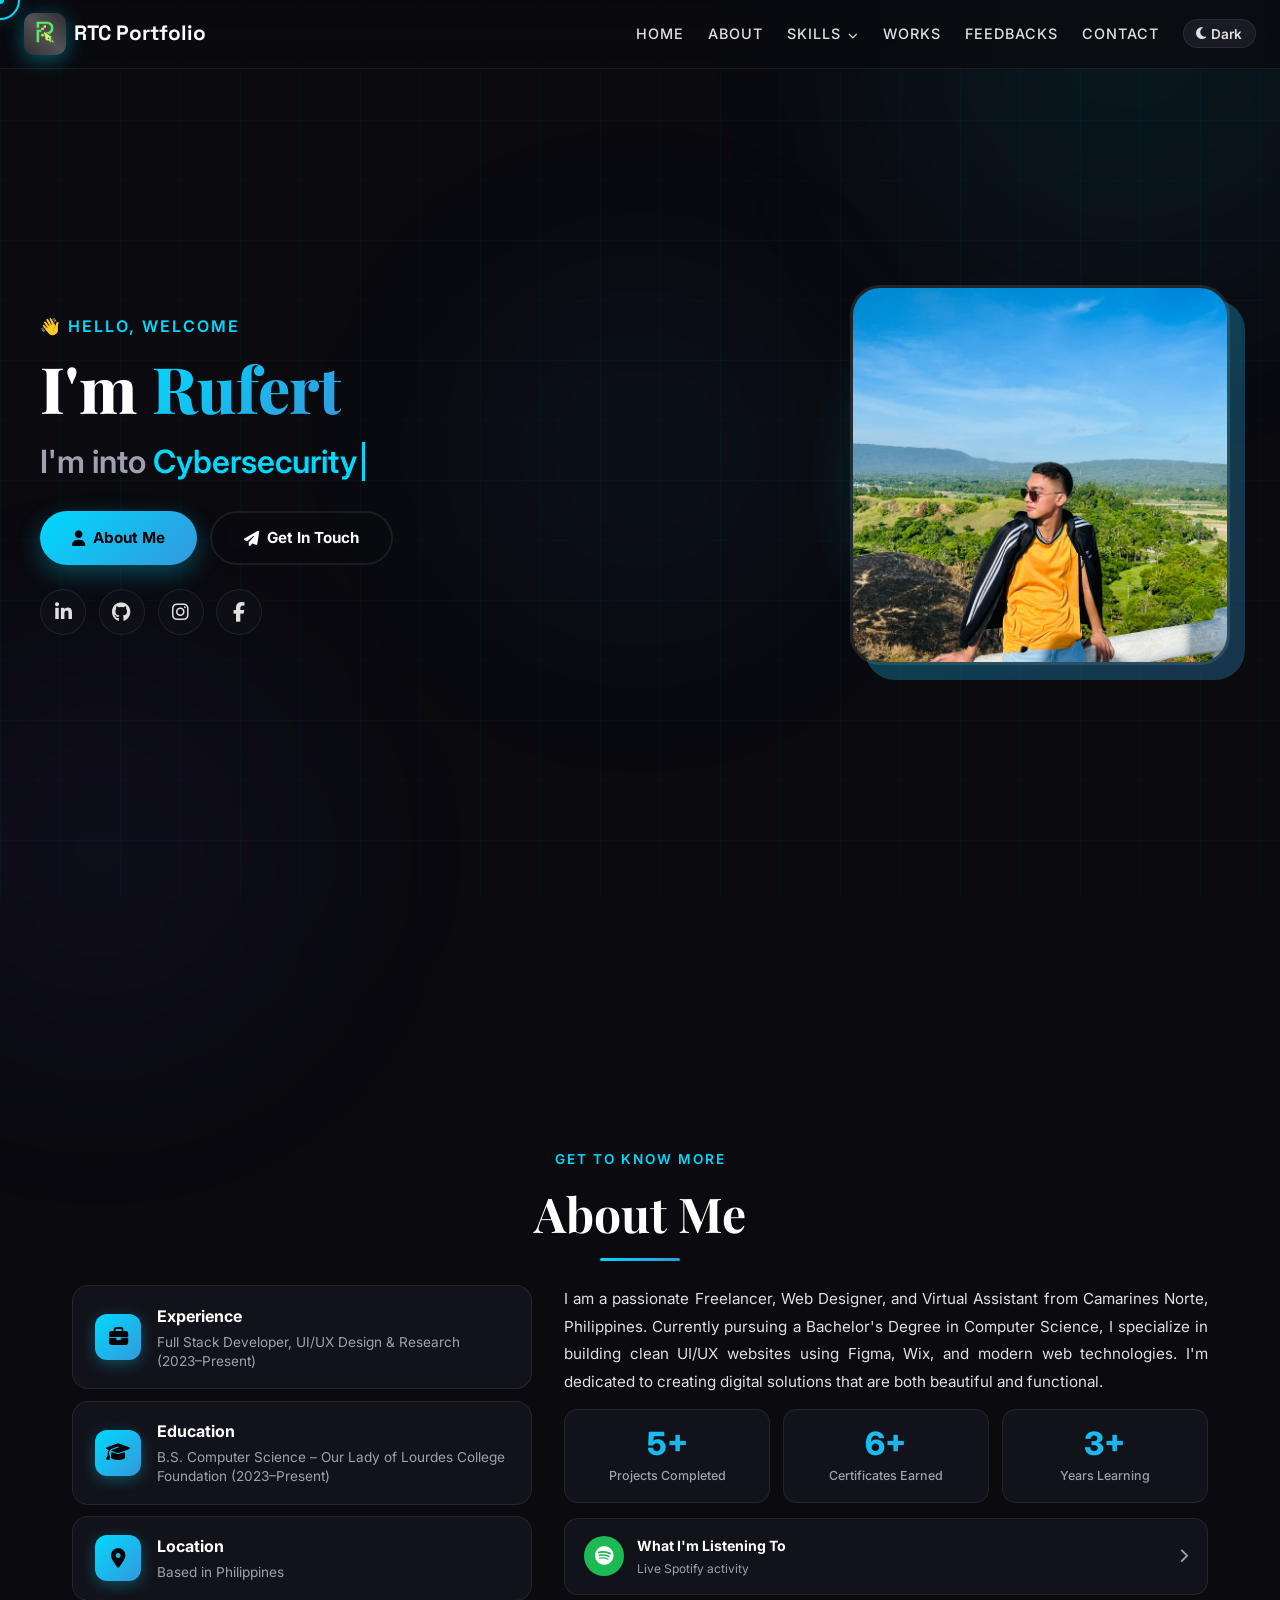
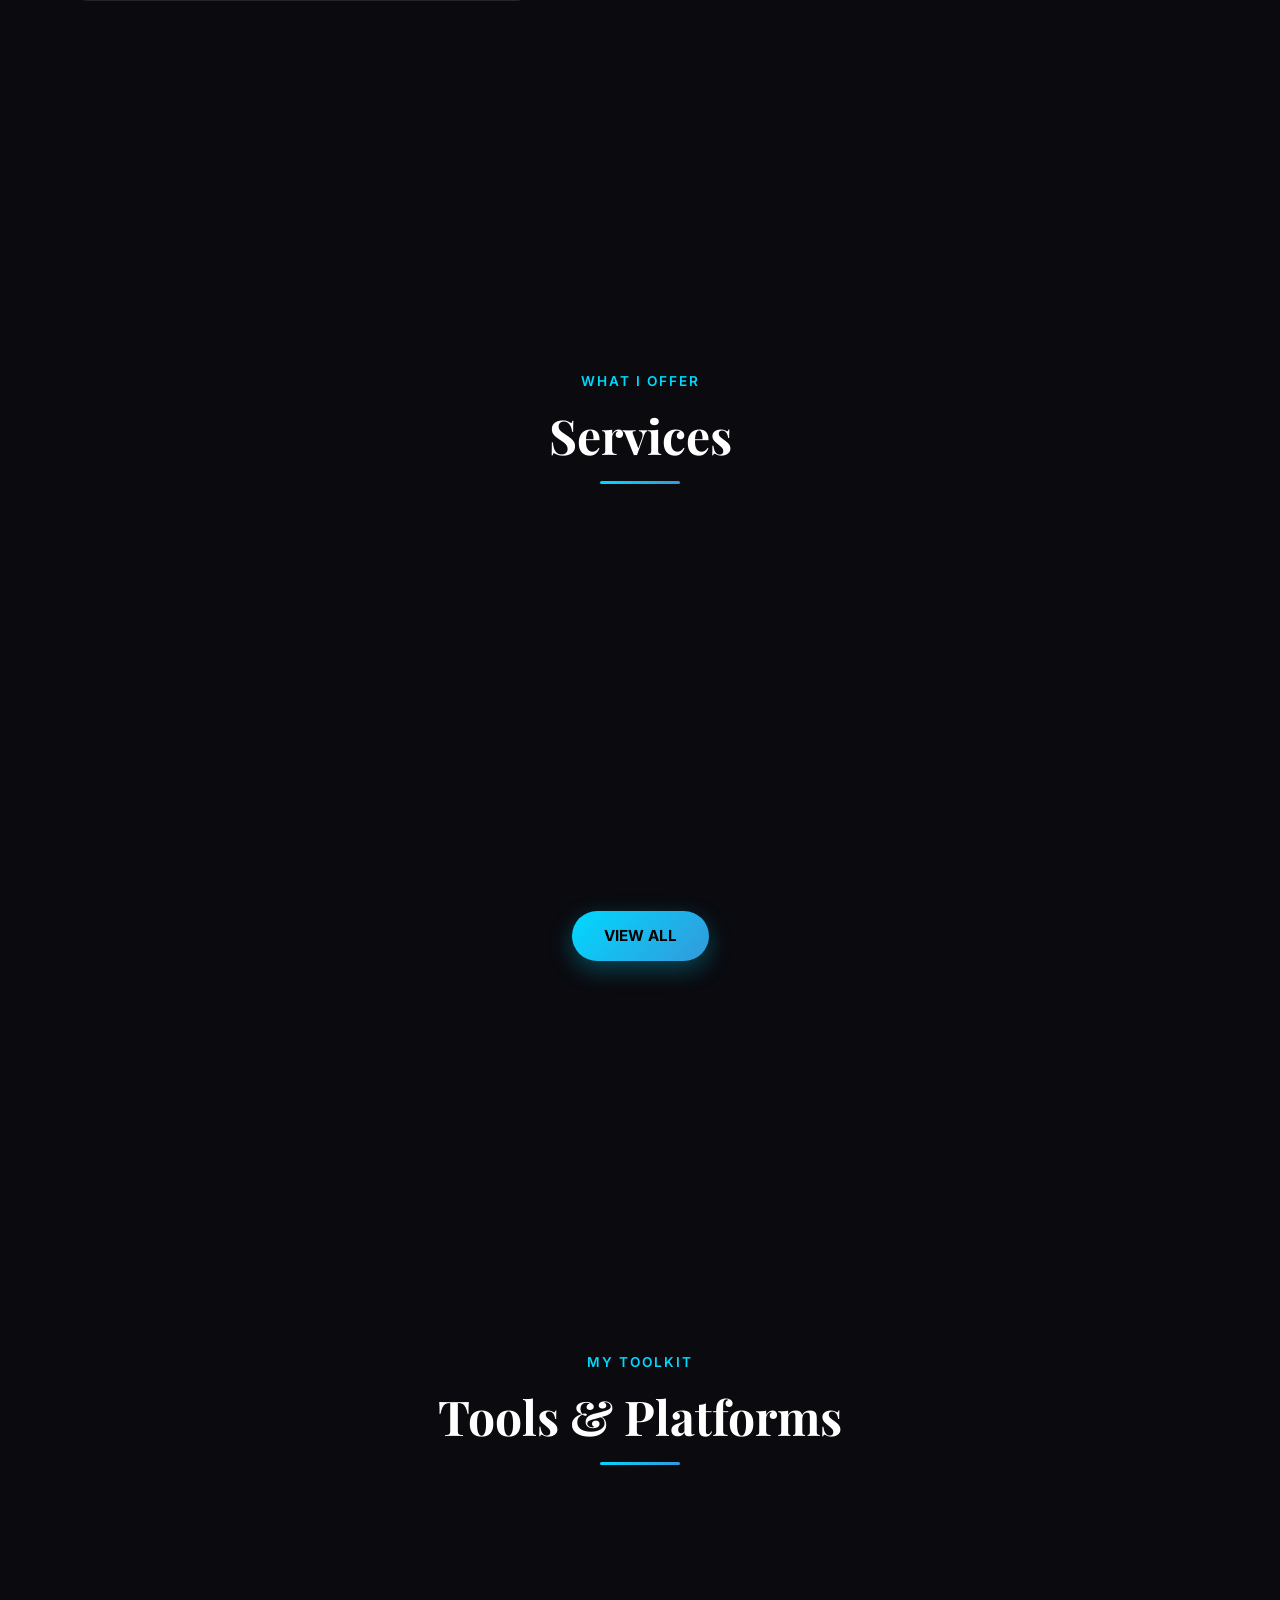
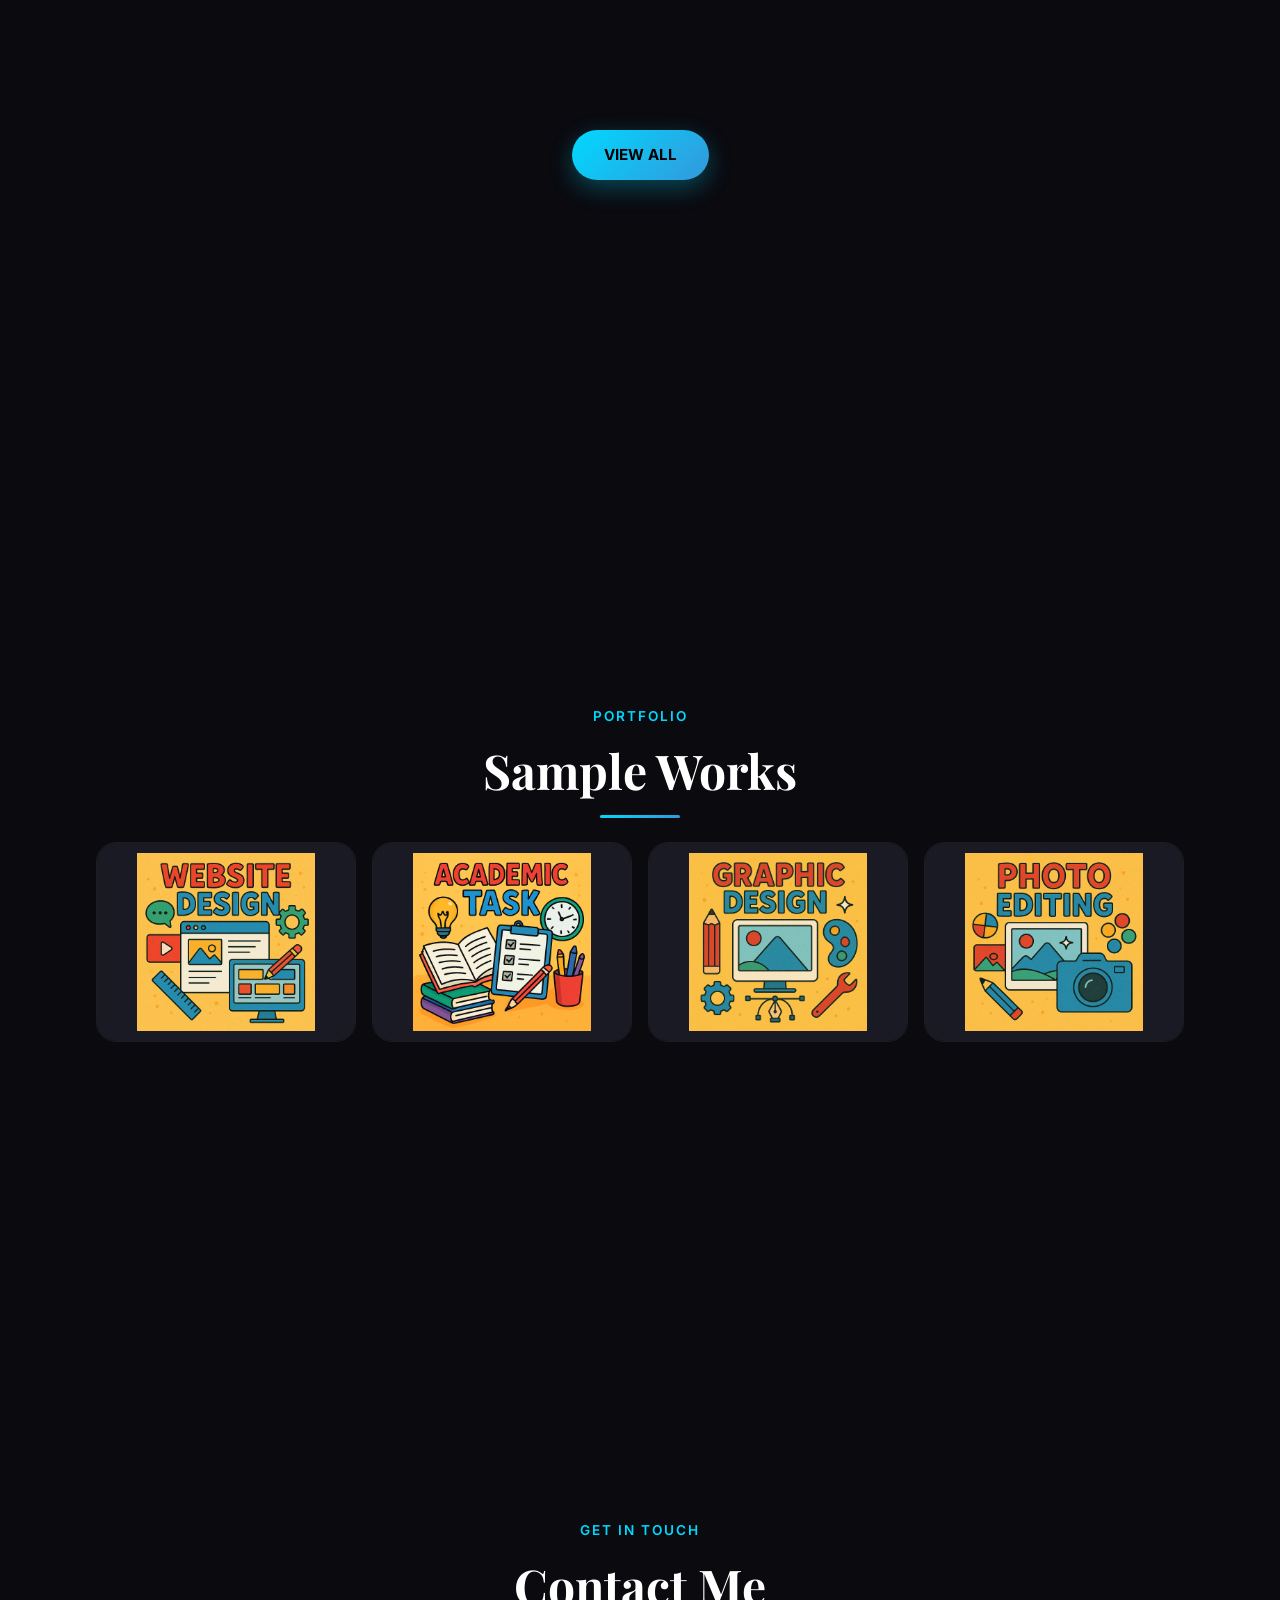
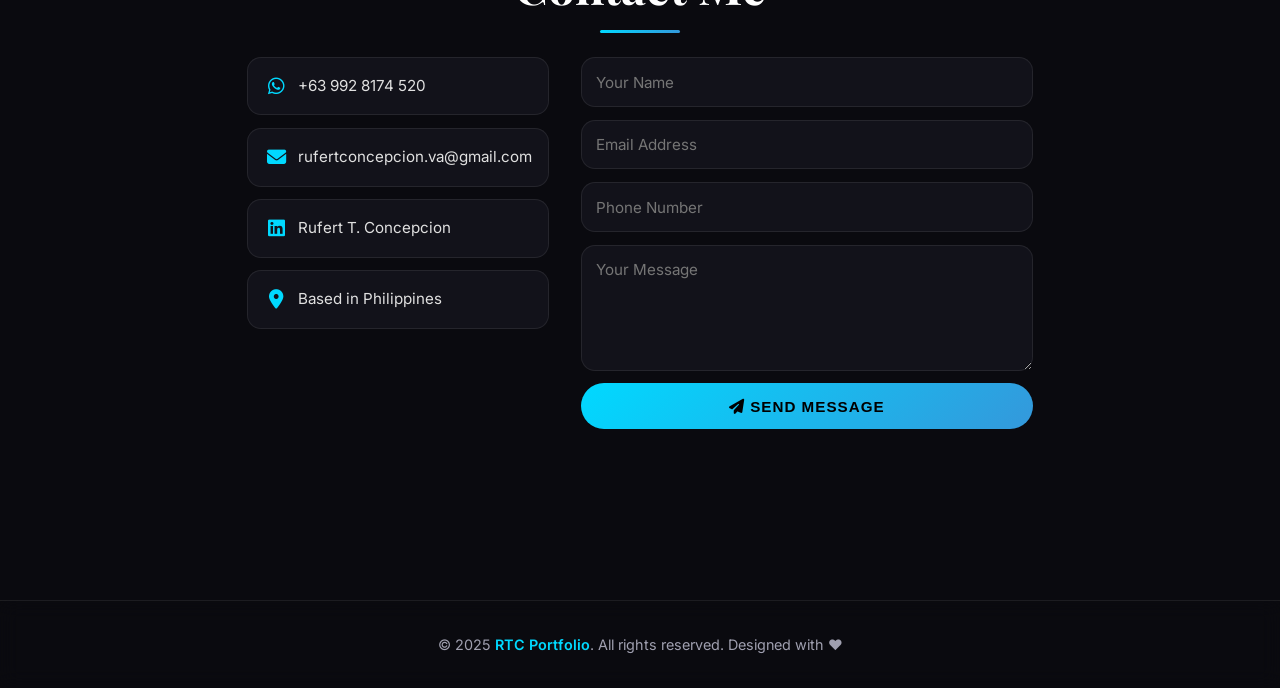
<file: pre-draft portfolio/index.html>
<!DOCTYPE html>
<html lang="en">
<head>
    <meta charset="UTF-8">
    <meta name="viewport" content="width=device-width, initial-scale=1.0">
    <title>RTC Portfolio | Creative Developer</title>
    <link rel="shortcut icon" href="rtc logo.png" type="image/x-icon">
    <link rel="stylesheet" href="https://cdnjs.cloudflare.com/ajax/libs/font-awesome/6.5.1/css/all.min.css">
    <link rel="stylesheet" href="style.css">
</head>
<body class="dark">
    <div class="cursor-dot" id="cursorDot"></div>
    <div class="cursor-outline" id="cursorOutline"></div>
    <div class="grid-bg"></div>
    <div class="orb orb-1"></div>
    <div class="orb orb-2"></div>
    <div class="orb orb-3"></div>
    <div id="particles-container"></div>

    <div id="loader">
        <div class="loader-spinner"></div>
        <div class="loader-text">RTC PORTFOLIO</div>
        <div class="loader-progress"><div class="loader-progress-bar"></div></div>
    </div>

    <!-- Navbar -->
    <nav class="navbar">
        <a href="#" class="nav-brand">
            <div class="nav-logo">
                <img src="rtc logo.png" alt="RTC Logo">
            </div>
            RTC Portfolio
        </a>
        <input type="checkbox" id="hamburger-toggle">
        <label for="hamburger-toggle" class="hamburger"><span class="bar"></span><span class="bar"></span><span class="bar"></span></label>
        <ul class="nav-links">
            <li><a href="/index.html">Home</a></li>
            <li><a href="/index.html#about">About</a></li>
                <li class="dropdown-parent">
                    <a href="/skills.html">Skills <i class="fas fa-chevron-down nav-dropdown-arrow"></i></a>
                    <ul class="dropdown-menu">
                        <li><a href="/index.html#services">Services</a></li>
                        <li><a href="/index.html#tools">Tools & Platforms</a></li>
                    </ul>
                </li>
            <li><a href="/works.html">Works</a></li>
            <li><a href="/feedbacks.html">Feedbacks</a></li>
            <li><a href="/index.html#contact">Contact</a></li>
            <li><button id="themeToggle"><i class="fas fa-moon"></i><span>Dark</span></button></li>
        </ul>
    </nav>

    <section class="hero" id="home">
        <div class="hero-container">
            <div class="hero-content">
                <p class="hero-greeting">👋 Hello, Welcome</p>
                <h1 class="hero-name">I'm <span>Rufert</span></h1>
                <div class="hero-typing"><span class="static">I'm into </span><span class="dynamic" id="typing-text"></span></div>
                <div class="hero-buttons">
                    <a href="#about" class="btn-primary"><i class="fas fa-user"></i>About Me</a>
                    <a href="#contact" class="btn-outline"><i class="fas fa-paper-plane"></i>Get In Touch</a>
                </div>
                <ul class="social-icons">
                    <li><a href="https://www.linkedin.com/in/rtc1205" target="_blank"><i class="fab fa-linkedin-in"></i></a></li>
                    <li><a href="https://github.com/Bonzskie01" target="_blank"><i class="fab fa-github"></i></a></li>
                    <li><a href="#"><i class="fab fa-instagram"></i></a></li>
                    <li><a href="#"><i class="fab fa-facebook-f"></i></a></li>
                </ul>
            </div>
            <div class="hero-image-wrapper">
                <div class="hero-image-container">
                    <div class="hero-image-glow"></div>
                    <div class="hero-image-bg"></div>
                    <img src="rtc.jpeg" alt="Rufert" class="hero-image" onerror="this.style.display='none'; this.nextElementSibling.style.display='flex';">
                    <div style="display:none; width:100%; height:100%; border-radius:30px; background: var(--gradient-2); position:relative; z-index:2; align-items:center; justify-content:center; font-size:4rem; color:#fff; font-weight:900; border: 3px solid rgba(255,255,255,0.1);">RTC</div>
                </div>
            </div>
        </div>
    </section>

    <section class="hero" id="about">
        <div class="container">
            <div class="section-header fade-in"><p class="section-subtitle">Get To Know More</p><h2 class="section-title">About Me</h2><div class="section-line"></div></div>
            <div class="about-grid fade-in">
                <!-- Left: Info Cards -->
                <div class="about-cards">
                    <div class="about-info-card">
                        <div class="about-card-icon"><i class="fas fa-briefcase"></i></div>
                        <div class="about-card-text">
                            <h4>Experience</h4>
                            <p>Full Stack Developer, UI/UX Design & Research (2023–Present)</p>
                        </div>
                    </div>
                    <div class="about-info-card">
                        <div class="about-card-icon"><i class="fas fa-graduation-cap"></i></div>
                        <div class="about-card-text">
                            <h4>Education</h4>
                            <p>B.S. Computer Science – Our Lady of Lourdes College Foundation (2023–Present)</p>
                        </div>
                    </div>
                    <div class="about-info-card">
                        <div class="about-card-icon"><i class="fas fa-map-marker-alt"></i></div>
                        <div class="about-card-text">
                            <h4>Location</h4>
                            <p>Based in Philippines</p>
                        </div>
                    </div>
                </div>

                <!-- Right: Bio + Stats -->
                <div class="about-right">
                    <p class="about-bio-text">I am a passionate Freelancer, Web Designer, and Virtual Assistant from Camarines Norte, Philippines. Currently pursuing a Bachelor's Degree in Computer Science, I specialize in building clean UI/UX websites using Figma, Wix, and modern web technologies. I'm dedicated to creating digital solutions that are both beautiful and functional.</p>

                    <div class="about-stats">
                        <div class="stat-box">
                            <span class="stat-number">5+</span>
                            <span class="stat-label">Projects Completed</span>
                        </div>
                        <div class="stat-box">
                            <span class="stat-number">6+</span>
                            <span class="stat-label">Certificates Earned</span>
                        </div>
                        <div class="stat-box">
                            <span class="stat-number">3+</span>
                            <span class="stat-label">Years Learning</span>
                        </div>
                    </div>

                    <div class="about-spotify">
                        <div class="spotify-left">
                            <div class="spotify-icon"><i class="fab fa-spotify"></i></div>
                            <div class="spotify-text">
                                <h5>What I'm Listening To</h5>
                                <p>Live Spotify activity</p>
                            </div>
                        </div>
                        <i class="fas fa-chevron-right spotify-arrow"></i>
                    </div>
                </div>
            </div>
        </div>
    </section>

    <section class="hero" id="services">
        <div class="container">
            <div class="section-header fade-in"><p class="section-subtitle">What I Offer</p><h2 class="section-title">Services</h2><div class="section-line"></div></div>
            <div class="carousel-wrapper fade-in">
                <div class="carousel-track">
                    <div class="service-card"><div class="service-icon"><i class="fas fa-globe"></i></div><h3>Website Designing</h3><p>Clean, modern, and responsive website designs using Figma and Wix with smooth user experiences.</p></div>
                    <div class="service-card"><div class="service-icon"><i class="fas fa-code"></i></div><h3>Programming Tasks</h3><p>Coding, debugging, and academic programming assistance with clean, documented solutions.</p></div>
                    <div class="service-card"><div class="service-icon"><i class="fas fa-file-alt"></i></div><h3>Academic Tasks</h3><p>Essays, research papers, infographics, and structured reports tailored to your requirements.</p></div>
                    <div class="service-card"><div class="service-icon"><i class="fas fa-headset"></i></div><h3>Virtual Assistance</h3><p>Admin support, scheduling, email management, and online file organization for your business.</p></div>
                    <div class="service-card"><div class="service-icon"><i class="fas fa-tools"></i></div><h3>Technical Support</h3><p>On-call computer troubleshooting, software help, and remote technical assistance.</p></div>
                    <div class="service-card"><div class="service-icon"><i class="fas fa-paint-brush"></i></div><h3>Graphic Design</h3><p>Infographics, social media graphics, presentations, and marketing visuals.</p></div>
                    <div class="service-card"><div class="service-icon"><i class="fas fa-globe"></i></div><h3>Website Designing</h3><p>Clean, modern, and responsive website designs using Figma and Wix with smooth user experiences.</p></div>
                    <div class="service-card"><div class="service-icon"><i class="fas fa-code"></i></div><h3>Programming Tasks</h3><p>Coding, debugging, and academic programming assistance with clean, documented solutions.</p></div>
                    <div class="service-card"><div class="service-icon"><i class="fas fa-file-alt"></i></div><h3>Academic Tasks</h3><p>Essays, research papers, infographics, and structured reports tailored to your requirements.</p></div>
                    <div class="service-card"><div class="service-icon"><i class="fas fa-headset"></i></div><h3>Virtual Assistance</h3><p>Admin support, scheduling, email management, and online file organization for your business.</p></div>
                    <div class="service-card"><div class="service-icon"><i class="fas fa-tools"></i></div><h3>Technical Support</h3><p>On-call computer troubleshooting, software help, and remote technical assistance.</p></div>
                    <div class="service-card"><div class="service-icon"><i class="fas fa-paint-brush"></i></div><h3>Graphic Design</h3><p>Infographics, social media graphics, presentations, and marketing visuals.</p></div>
                </div>
            </div>
            <div style="text-align: center; margin-top: 20px;">
                <a href="skills.html#services" class="btn-primary">VIEW ALL</a>
            </div>
        </div>
    </section>

    <section class="hero" id="tools">
        <div class="container">
            <div class="section-header fade-in"><p class="section-subtitle">My Toolkit</p><h2 class="section-title">Tools & Platforms</h2><div class="section-line"></div></div>
            <div class="carousel-wrapper fade-in">
                <div class="carousel-track reverse">
                    <div class="tool-card"><i class="fab fa-figma"></i><h4>Figma</h4></div>
                    <div class="tool-card"><i class="fas fa-palette"></i><h4>Canva</h4></div>
                    <div class="tool-card"><i class="fas fa-cloud"></i><h4>Wix</h4></div>
                    <div class="tool-card"><i class="fab fa-microsoft"></i><h4>Office 365</h4></div>
                    <div class="tool-card"><i class="fas fa-video"></i><h4>Zoom</h4></div>
                    <div class="tool-card"><i class="fab fa-google"></i><h4>Workspace</h4></div>
                    <div class="tool-card"><i class="fas fa-image"></i><h4>Photoshop</h4></div>
                    <div class="tool-card"><i class="fab fa-microsoft"></i><h4>Teams</h4></div>
                    <div class="tool-card"><i class="fas fa-code"></i><h4>VS Code</h4></div>
                    <div class="tool-card"><i class="fab fa-github"></i><h4>GitHub</h4></div>
                    <div class="tool-card"><i class="fab fa-figma"></i><h4>Figma</h4></div>
                    <div class="tool-card"><i class="fas fa-palette"></i><h4>Canva</h4></div>
                    <div class="tool-card"><i class="fas fa-cloud"></i><h4>Wix</h4></div>
                    <div class="tool-card"><i class="fab fa-microsoft"></i><h4>Office 365</h4></div>
                    <div class="tool-card"><i class="fas fa-video"></i><h4>Zoom</h4></div>
                    <div class="tool-card"><i class="fab fa-google"></i><h4>Workspace</h4></div>
                    <div class="tool-card"><i class="fas fa-image"></i><h4>Photoshop</h4></div>
                    <div class="tool-card"><i class="fab fa-microsoft"></i><h4>Teams</h4></div>
                    <div class="tool-card"><i class="fas fa-code"></i><h4>VS Code</h4></div>
                    <div class="tool-card"><i class="fab fa-github"></i><h4>GitHub</h4></div>
                </div>
            </div>
            <div style="text-align: center; margin-top: 20px;">
                <a href="skills.html#tools" class="btn-primary">VIEW ALL</a>
            </div>
        </div>
    </section>

    <section id="works">
        <div class="container">
            <div class="section-header fade-in"><p class="section-subtitle">Portfolio</p><h2 class="section-title">Sample Works</h2><div class="section-line"></div></div>
            <div class="works-grid">
                <div class="work-card fade-in">
                    <div class="work-bg">
                        <img src="assets/Website Design.png" alt="Website Design">
                    </div>
                    <div class="work-overlay">
                        <h3>Website Design</h3>
                        <a href="works.html?filter=web" class="view-btn">View Project</a>
                    </div>
                </div>
                <div class="work-card fade-in">
                    <div class="work-bg">
                        <img src="assets/Academic Task.png" alt="Academic Task">
                    </div>
                    <div class="work-overlay">
                        <h3>Academic Task</h3>
                        <a href="works.html?filter=academic" class="view-btn">View Project</a>
                    </div>
                </div>
                <div class="work-card fade-in">
                    <div class="work-bg">
                        <img src="assets/Graphic Design.png" alt="Graphic Design">
                    </div>
                    <div class="work-overlay">
                        <h3>Graphic Design</h3>
                        <a href="works.html?filter=graphic" class="view-btn">View Project</a>
                    </div>
                </div>
                <div class="work-card fade-in">
                    <div class="work-bg">
                        <img src="assets/Photo Editing.png" alt="Photo Editing">
                    </div>
                    <div class="work-overlay">
                        <h3>Photo Editing</h3>
                        <a href="works.html?filter=photo" class="view-btn">View Project</a>
                    </div>
                </div>
            </div>
        </div>
    </section>

    <section class="hero" id="contact">
        <div class="container">
            <div class="section-header fade-in"><p class="section-subtitle">Get In Touch</p><h2 class="section-title">Contact Me</h2><div class="section-line"></div></div>
            <div class="contact-grid fade-in">
                <div>
                    <div class="contact-info-item">
                        <i class="fab fa-whatsapp"></i>
                        <a href="https://wa.me/639928174520" target="_blank">+63 992 8174 520</a>
                    </div>
                    <div class="contact-info-item">
                        <i class="fas fa-envelope"></i>
                        <a href="mailto:rufertconcepcion.va@gmail.com">rufertconcepcion.va@gmail.com</a>
                    </div>
                    <div class="contact-info-item">
                        <i class="fab fa-linkedin"></i>
                        <a href="https://www.linkedin.com/in/rtc1205" target="_blank">Rufert T. Concepcion</a>
                    </div>
                    <div class="contact-info-item">
                        <i class="fas fa-map-marker-alt"></i>
                        <span>Based in Philippines</span>
                    </div>
                </div>
                <form class="contact-form" action="#" method="POST">
                    <input type="text" placeholder="Your Name" required>
                    <input type="email" placeholder="Email Address" required>
                    <input type="tel" placeholder="Phone Number">
                    <textarea rows="5" placeholder="Your Message" required></textarea>
                    <button type="submit"><i class="fas fa-paper-plane"></i> Send Message</button>
                </form>
            </div>
        </div>
    </section>

    <footer><p>© 2025 <a href="#">RTC Portfolio</a>. All rights reserved. Designed with ❤️</p></footer>

    <script src="script.js"></script>
</body>
</html>
</file>
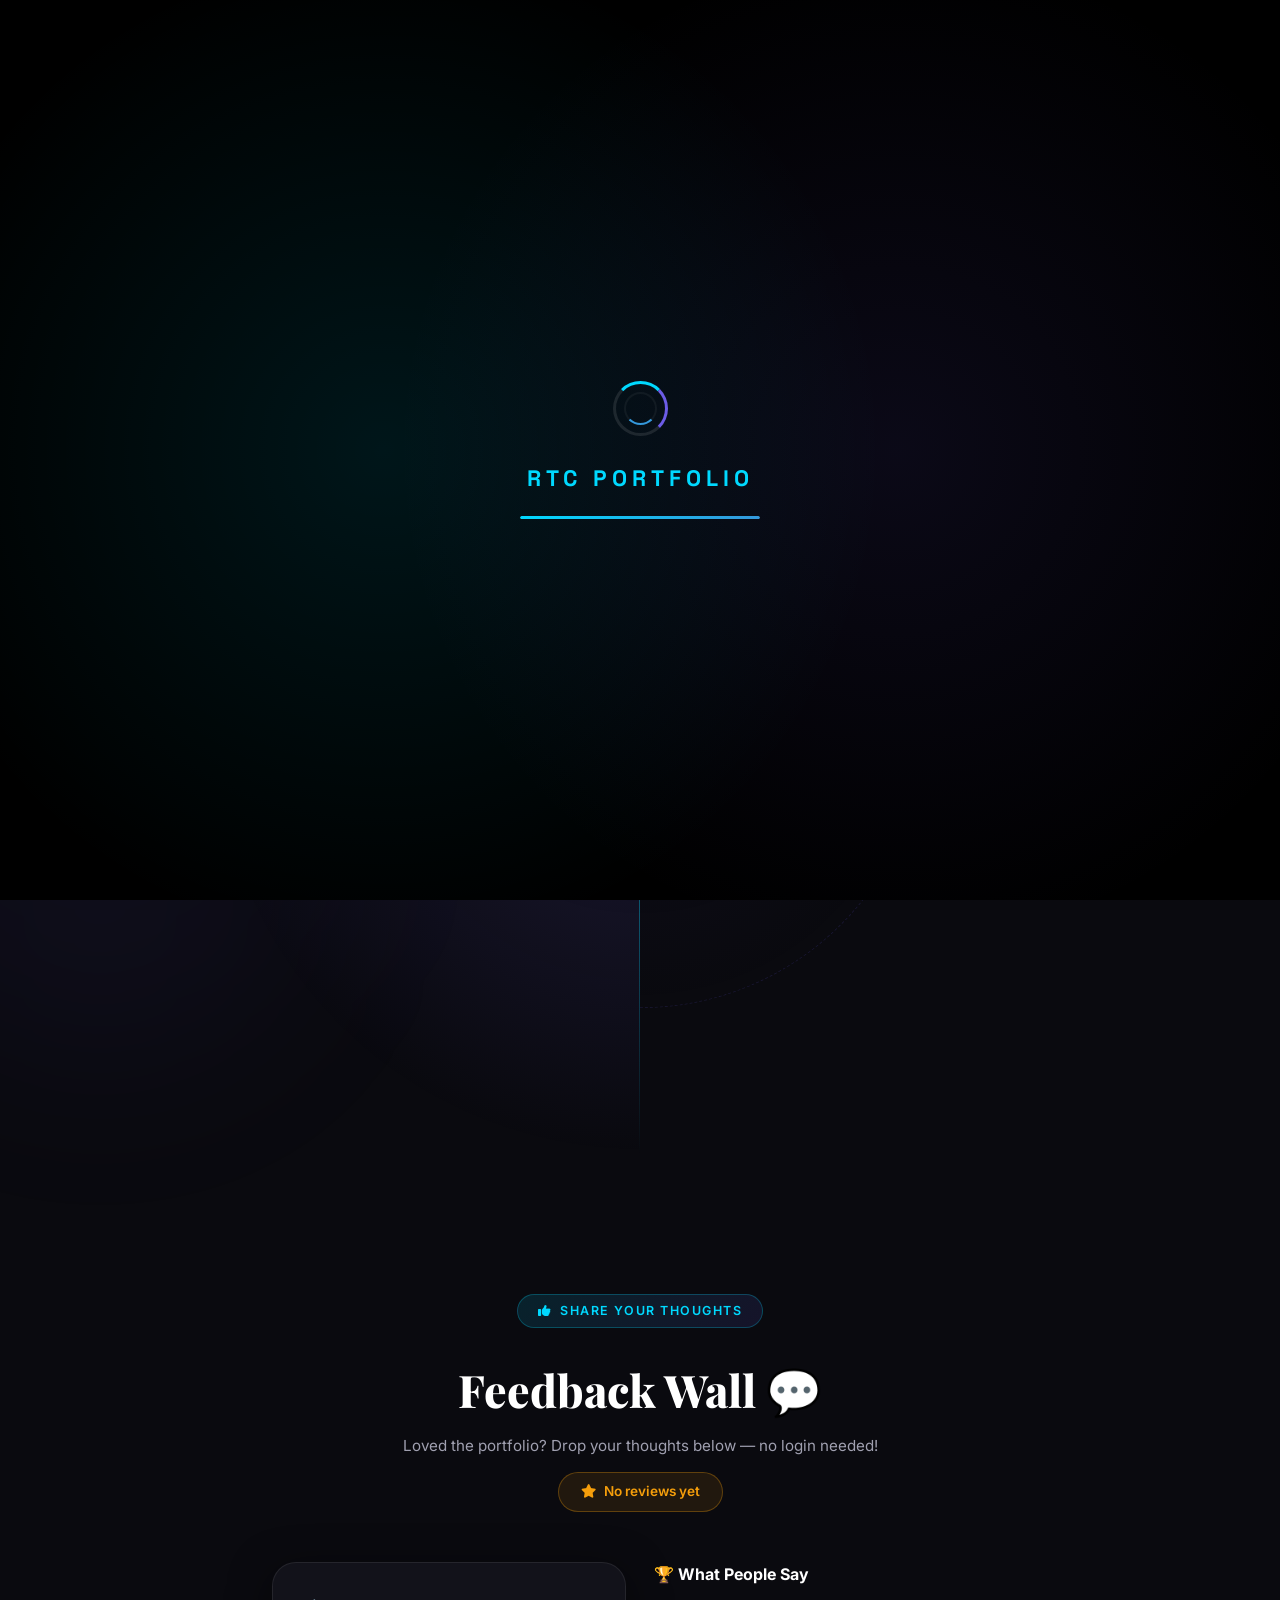
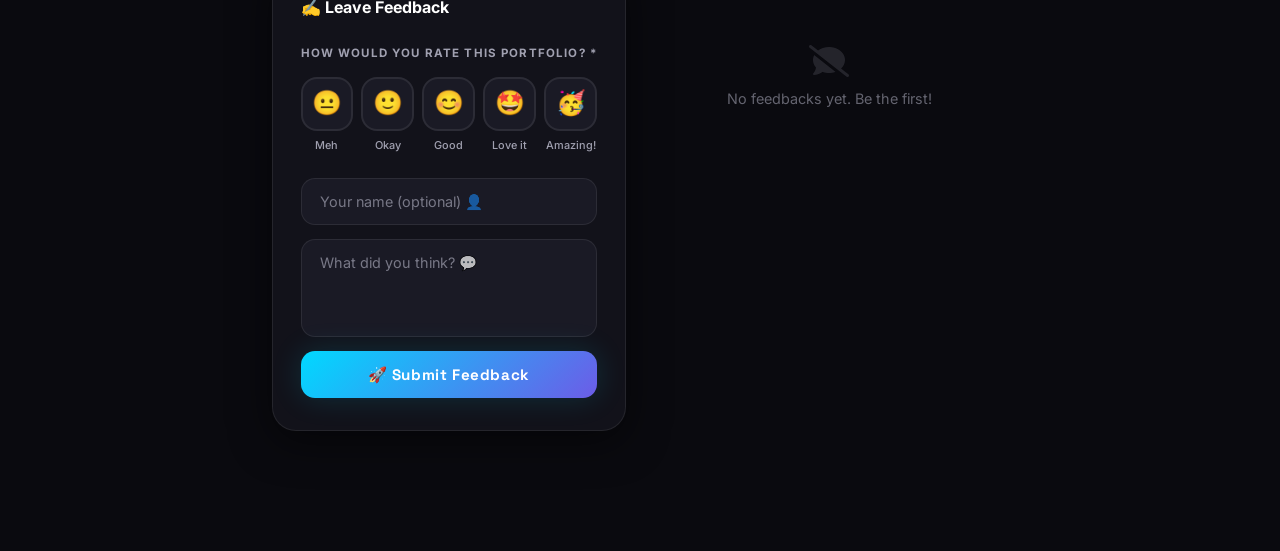
<file: pre-draft portfolio/feedbacks.html>
<!DOCTYPE html>
<html lang="en">
<head>
    <meta charset="UTF-8">
    <meta name="viewport" content="width=device-width, initial-scale=1.0">
    <title>RTC Portfolio | Feedbacks</title>
    <link rel="shortcut icon" href="rtc logo.png" type="image/x-icon">
    <link rel="stylesheet" href="https://cdnjs.cloudflare.com/ajax/libs/font-awesome/6.5.1/css/all.min.css">
    <link href="https://fonts.googleapis.com/css2?family=Inter:wght@300;400;500;600;700;800;900&family=Playfair+Display:wght@400;600;700;800&family=Space+Grotesk:wght@300;400;500;600;700&display=swap" rel="stylesheet">
    <link rel="stylesheet" href="style.css">
</head>
<body class="dark">

    <div class="cursor-dot" id="cursorDot"></div>
    <div class="cursor-outline" id="cursorOutline"></div>
    <div class="grid-bg"></div>
    <div class="orb orb-1"></div>
    <div class="orb orb-2"></div>
    <div class="orb orb-3"></div>
    <div id="particles-container"></div>

    <div id="loader">
        <div class="loader-spinner"></div>
        <div class="loader-text">RTC PORTFOLIO</div>
        <div class="loader-progress"><div class="loader-progress-bar"></div></div>
    </div>

    <!-- Navbar -->
    <nav class="navbar">
        <a href="#" class="nav-brand">
            <div class="nav-logo">
                <img src="rtc logo.png" alt="RTC Logo">
            </div>
            RTC Portfolio
        </a>
        <input type="checkbox" id="hamburger-toggle">
        <label for="hamburger-toggle" class="hamburger"><span class="bar"></span><span class="bar"></span><span class="bar"></span></label>
        <ul class="nav-links">
            <li><a href="/index.html">Home</a></li>
            <li><a href="/index.html#about">About</a></li>
                <li class="dropdown-parent">
                    <a href="/skills.html">Skills <i class="fas fa-chevron-down nav-dropdown-arrow"></i></a>
                    <ul class="dropdown-menu">
                        <li><a href="/index.html#services">Services</a></li>
                        <li><a href="/index.html#tools">Tools & Platforms</a></li>
                    </ul>
                </li>
            <li><a href="/works.html">Works</a></li>
            <li><a href="/feedbacks.html">Feedbacks</a></li>
            <li><a href="/index.html#contact">Contact</a></li>
            <li><button id="themeToggle"><i class="fas fa-moon"></i><span>Dark</span></button></li>
        </ul>
    </nav>

    <!-- ── Section 1: Orbital Display ── -->
    <section id="feedbacks">

        <div class="section-header fade-in">
            <div class="section-tag"><i class="fas fa-comments"></i> &nbsp;Client Feedbacks</div>
            <h2>What People Are <span>Saying</span></h2>
            <p>Real words from real clients — honest reflections on the work we've done together.</p>
        </div>

        <div class="orbital-wrapper fade-in">
            <div class="void" id="void">
                <div class="crop">
                    <ul id="card-list" style="--count: 6;">

                        <li><div class="feedback-card">
                            <div class="feedback-stars">
                                <i class="fas fa-star"></i><i class="fas fa-star"></i><i class="fas fa-star"></i><i class="fas fa-star"></i><i class="fas fa-star"></i>
                            </div>
                            <p class="feedback-quote">"Rufert delivered an incredibly polished website. His attention to UI detail was beyond what I expected!"</p>
                            <div class="feedback-author">
                                <div class="author-avatar" style="background:linear-gradient(135deg,#00d9ff,#3498db);">JM</div>
                                <div class="author-info">
                                    <span class="author-name">Juan M.</span>
                                    <span class="author-role">Startup Founder</span>
                                </div>
                            </div>
                        </div></li>

                        <li><div class="feedback-card">
                            <div class="feedback-stars">
                                <i class="fas fa-star"></i><i class="fas fa-star"></i><i class="fas fa-star"></i><i class="fas fa-star"></i><i class="fas fa-star"></i>
                            </div>
                            <p class="feedback-quote">"Super reliable VA! Managed my tasks with zero errors while I focused on growing my business."</p>
                            <div class="feedback-author">
                                <div class="author-avatar" style="background:linear-gradient(135deg,#6c5ce7,#3498db);">SR</div>
                                <div class="author-info">
                                    <span class="author-name">Sarah R.</span>
                                    <span class="author-role">E-commerce Owner</span>
                                </div>
                            </div>
                        </div></li>

                        <li><div class="feedback-card">
                            <div class="feedback-stars">
                                <i class="fas fa-star"></i><i class="fas fa-star"></i><i class="fas fa-star"></i><i class="fas fa-star"></i><i class="fas fa-star-half-alt"></i>
                            </div>
                            <p class="feedback-quote">"Great cybersecurity audit. He identified vulnerabilities I didn't know existed with clear fixes."</p>
                            <div class="feedback-author">
                                <div class="author-avatar" style="background:linear-gradient(135deg,#f59e0b,#ef4444);">AK</div>
                                <div class="author-info">
                                    <span class="author-name">Alex K.</span>
                                    <span class="author-role">IT Manager</span>
                                </div>
                            </div>
                        </div></li>

                        <li><div class="feedback-card">
                            <div class="feedback-stars">
                                <i class="fas fa-star"></i><i class="fas fa-star"></i><i class="fas fa-star"></i><i class="fas fa-star"></i><i class="fas fa-star"></i>
                            </div>
                            <p class="feedback-quote">"Fast, responsive, and professional. Built my portfolio from scratch and exceeded every expectation."</p>
                            <div class="feedback-author">
                                <div class="author-avatar" style="background:linear-gradient(135deg,#10b981,#3498db);">MC</div>
                                <div class="author-info">
                                    <span class="author-name">Maria C.</span>
                                    <span class="author-role">Freelance Designer</span>
                                </div>
                            </div>
                        </div></li>

                        <li><div class="feedback-card">
                            <div class="feedback-stars">
                                <i class="fas fa-star"></i><i class="fas fa-star"></i><i class="fas fa-star"></i><i class="fas fa-star"></i><i class="fas fa-star"></i>
                            </div>
                            <p class="feedback-quote">"Handled all my data entry for months. Incredibly organized and always ahead of deadlines."</p>
                            <div class="feedback-author">
                                <div class="author-avatar" style="background:linear-gradient(135deg,#ec4899,#6c5ce7);">TL</div>
                                <div class="author-info">
                                    <span class="author-name">Tricia L.</span>
                                    <span class="author-role">Marketing Director</span>
                                </div>
                            </div>
                        </div></li>

                        <li><div class="feedback-card">
                            <div class="feedback-stars">
                                <i class="fas fa-star"></i><i class="fas fa-star"></i><i class="fas fa-star"></i><i class="fas fa-star"></i><i class="far fa-star"></i>
                            </div>
                            <p class="feedback-quote">"Really solid landing page redesign. Communication was smooth throughout the whole project."</p>
                            <div class="feedback-author">
                                <div class="author-avatar" style="background:linear-gradient(135deg,#00d9ff,#6c5ce7);">BP</div>
                                <div class="author-info">
                                    <span class="author-name">Ben P.</span>
                                    <span class="author-role">Product Manager</span>
                                </div>
                            </div>
                        </div></li>

                    </ul>
                    <div class="last-circle"></div>
                    <div class="second-circle"></div>
                </div>

                <div class="mask"></div>

                <div class="center-circle">
                    <div class="center-circle-inner">
                        <div class="center-icon"><i class="fas fa-quote-left"></i></div>
                        <span class="center-stat">5.0★</span>
                        <span class="center-label">Avg. Rating</span>
                    </div>
                </div>
            </div>
        </div>

    </section>

    <!-- ── Section 2: Feedback Wall ── -->
    <section id="feedback-wall">
        <div class="fw-container">

            <div class="fw-header fade-in">
                <div class="section-tag"><i class="fas fa-thumbs-up"></i> &nbsp;Share Your Thoughts</div>
                <h2 class="fw-title">Feedback Wall 💬</h2>
                <p class="fw-subtitle">Loved the portfolio? Drop your thoughts below — no login needed!</p>
                <div class="fw-avg-badge">
                    <i class="fas fa-star"></i>
                    <span id="avgText">No reviews yet</span>
                </div>
            </div>

            <div class="fw-grid fade-in">

                <!-- ── Form ── -->
                <div class="fw-form-panel">
                    <div class="fw-form-title">✍️ Leave Feedback</div>

                    <label class="fw-label">HOW WOULD YOU RATE THIS PORTFOLIO? *</label>
                    <div class="emoji-rating" id="emojiRating">
                        <label class="emoji-option">
                            <input type="radio" name="rating" value="1">
                            <div class="emoji-btn">😐</div>
                            <span class="emoji-label-text">Meh</span>
                        </label>
                        <label class="emoji-option">
                            <input type="radio" name="rating" value="2">
                            <div class="emoji-btn">🙂</div>
                            <span class="emoji-label-text">Okay</span>
                        </label>
                        <label class="emoji-option">
                            <input type="radio" name="rating" value="3">
                            <div class="emoji-btn">😊</div>
                            <span class="emoji-label-text">Good</span>
                        </label>
                        <label class="emoji-option">
                            <input type="radio" name="rating" value="4">
                            <div class="emoji-btn">🤩</div>
                            <span class="emoji-label-text">Love it</span>
                        </label>
                        <label class="emoji-option">
                            <input type="radio" name="rating" value="5">
                            <div class="emoji-btn">🥳</div>
                            <span class="emoji-label-text">Amazing!</span>
                        </label>
                    </div>

                    <input type="text" class="fw-input" id="nameInput" placeholder="Your name (optional) 👤" maxlength="40">
                    <textarea class="fw-input" id="messageInput" rows="4" placeholder="What did you think? 💬" maxlength="300"></textarea>

                    <button class="fw-submit" id="submitBtn">🚀 Submit Feedback</button>
                    <div class="fw-success" id="successMsg">🎉 Thanks for your feedback! It means a lot.</div>
                </div>

                <!-- ── Wall ── -->
                <div class="fw-wall-panel">
                    <div class="fw-wall-title">🏆 What People Say</div>
                    <div class="fw-wall-list" id="wallList">
                        <div class="fw-empty" id="emptyState">
                            <i class="fas fa-comment-slash" style="font-size:2rem;display:block;margin-bottom:10px;opacity:0.3;"></i>
                            No feedbacks yet. Be the first!
                        </div>
                    </div>
                </div>

            </div>
        </div>
    </section>

    <script src="script.js"></script>
    <script>
    (function() {
        const STORAGE_KEY = 'rtc_feedback_wall_v2';
        const EMOJIS   = ['','😐','🙂','😊','🤩','🥳'];
        const LABELS   = ['','Meh','Okay','Good','Love it','Amazing!'];
        const AVATARS  = ['👤','😎','🧑‍💻','🦊','🎯','💡','🔥','⭐','🚀','🎨'];

        function load() {
            try { return JSON.parse(localStorage.getItem(STORAGE_KEY) || '[]'); }
            catch { return []; }
        }

        function save(data) {
            try { localStorage.setItem(STORAGE_KEY, JSON.stringify(data)); } catch(e) {}
        }

        function stars(rating) {
            let h = '';
            for (let i = 1; i <= 5; i++) {
                h += i <= rating
                    ? '<i class="fas fa-star"></i>'
                    : '<i class="far fa-star empty"></i>';
            }
            return h;
        }

        function fmtDate(ts) {
            const d = new Date(ts);
            return d.toLocaleDateString('en-US',{month:'short',day:'numeric',year:'numeric'}) +
                   ', ' + d.toLocaleTimeString('en-US',{hour:'2-digit',minute:'2-digit'});
        }

        function makeCard(fb) {
            const card = document.createElement('div');
            card.className = 'fw-review-card';
            card.innerHTML = `
                <div class="fw-card-avatar">${fb.avatar}</div>
                <div class="fw-card-body">
                    <div class="fw-card-top">
                        <span class="fw-card-name">${escHtml(fb.name)}</span>
                        <div class="fw-card-stars">${stars(fb.rating)}</div>
                    </div>
                    <div class="fw-card-text">${escHtml(fb.message)}</div>
                    <div class="fw-card-date">${fmtDate(fb.ts)}</div>
                </div>
                <div class="fw-card-emoji-badge">${EMOJIS[fb.rating]}</div>
            `;
            return card;
        }

        function escHtml(s) {
            return s.replace(/&/g,'&amp;').replace(/</g,'&lt;').replace(/>/g,'&gt;').replace(/"/g,'&quot;');
        }

        function updateBadge() {
            const data = load();
            const el = document.getElementById('avgText');
            if (!data.length) { el.textContent = 'No reviews yet'; return; }
            const avg = data.reduce((s,f) => s + f.rating, 0) / data.length;
            el.textContent = `${avg.toFixed(1)} average · ${data.length} review${data.length !== 1 ? 's' : ''}`;
        }

        function renderWall() {
            const list  = document.getElementById('wallList');
            const empty = document.getElementById('emptyState');
            const data  = load();

            list.querySelectorAll('.fw-review-card').forEach(c => c.remove());

            if (!data.length) {
                empty.style.display = 'block';
            } else {
                empty.style.display = 'none';
                [...data].reverse().forEach(fb => list.appendChild(makeCard(fb)));
            }
            updateBadge();
        }

        document.getElementById('submitBtn').addEventListener('click', function() {
            const ratingEl = document.querySelector('input[name="rating"]:checked');
            const nameEl   = document.getElementById('nameInput');
            const msgEl    = document.getElementById('messageInput');
            const successEl = document.getElementById('successMsg');

            if (!ratingEl) {
                const row = document.getElementById('emojiRating');
                row.style.animation = 'none';
                row.offsetHeight;
                row.style.animation = 'shake 0.4s ease';
                return;
            }

            const msg = msgEl.value.trim();
            if (!msg) {
                msgEl.style.borderColor = 'rgba(239,68,68,0.5)';
                msgEl.focus();
                setTimeout(() => msgEl.style.borderColor = '', 1500);
                return;
            }

            const fb = {
                rating: parseInt(ratingEl.value),
                name:   nameEl.value.trim() || 'Anonymous',
                message: msg,
                avatar: AVATARS[Math.floor(Math.random() * AVATARS.length)],
                ts: Date.now()
            };

            const data = load();
            data.push(fb);
            save(data);

            // Reset form
            ratingEl.checked = false;
            nameEl.value = '';
            msgEl.value  = '';

            // Show success toast
            successEl.classList.add('show');
            setTimeout(() => successEl.classList.remove('show'), 3500);

            // Prepend card to wall
            const list  = document.getElementById('wallList');
            const empty = document.getElementById('emptyState');
            empty.style.display = 'none';
            list.insertBefore(makeCard(fb), list.firstChild);
            list.scrollTop = 0;

            updateBadge();
        });

        renderWall();
    })();
    </script>

</body>
</html>
</file>
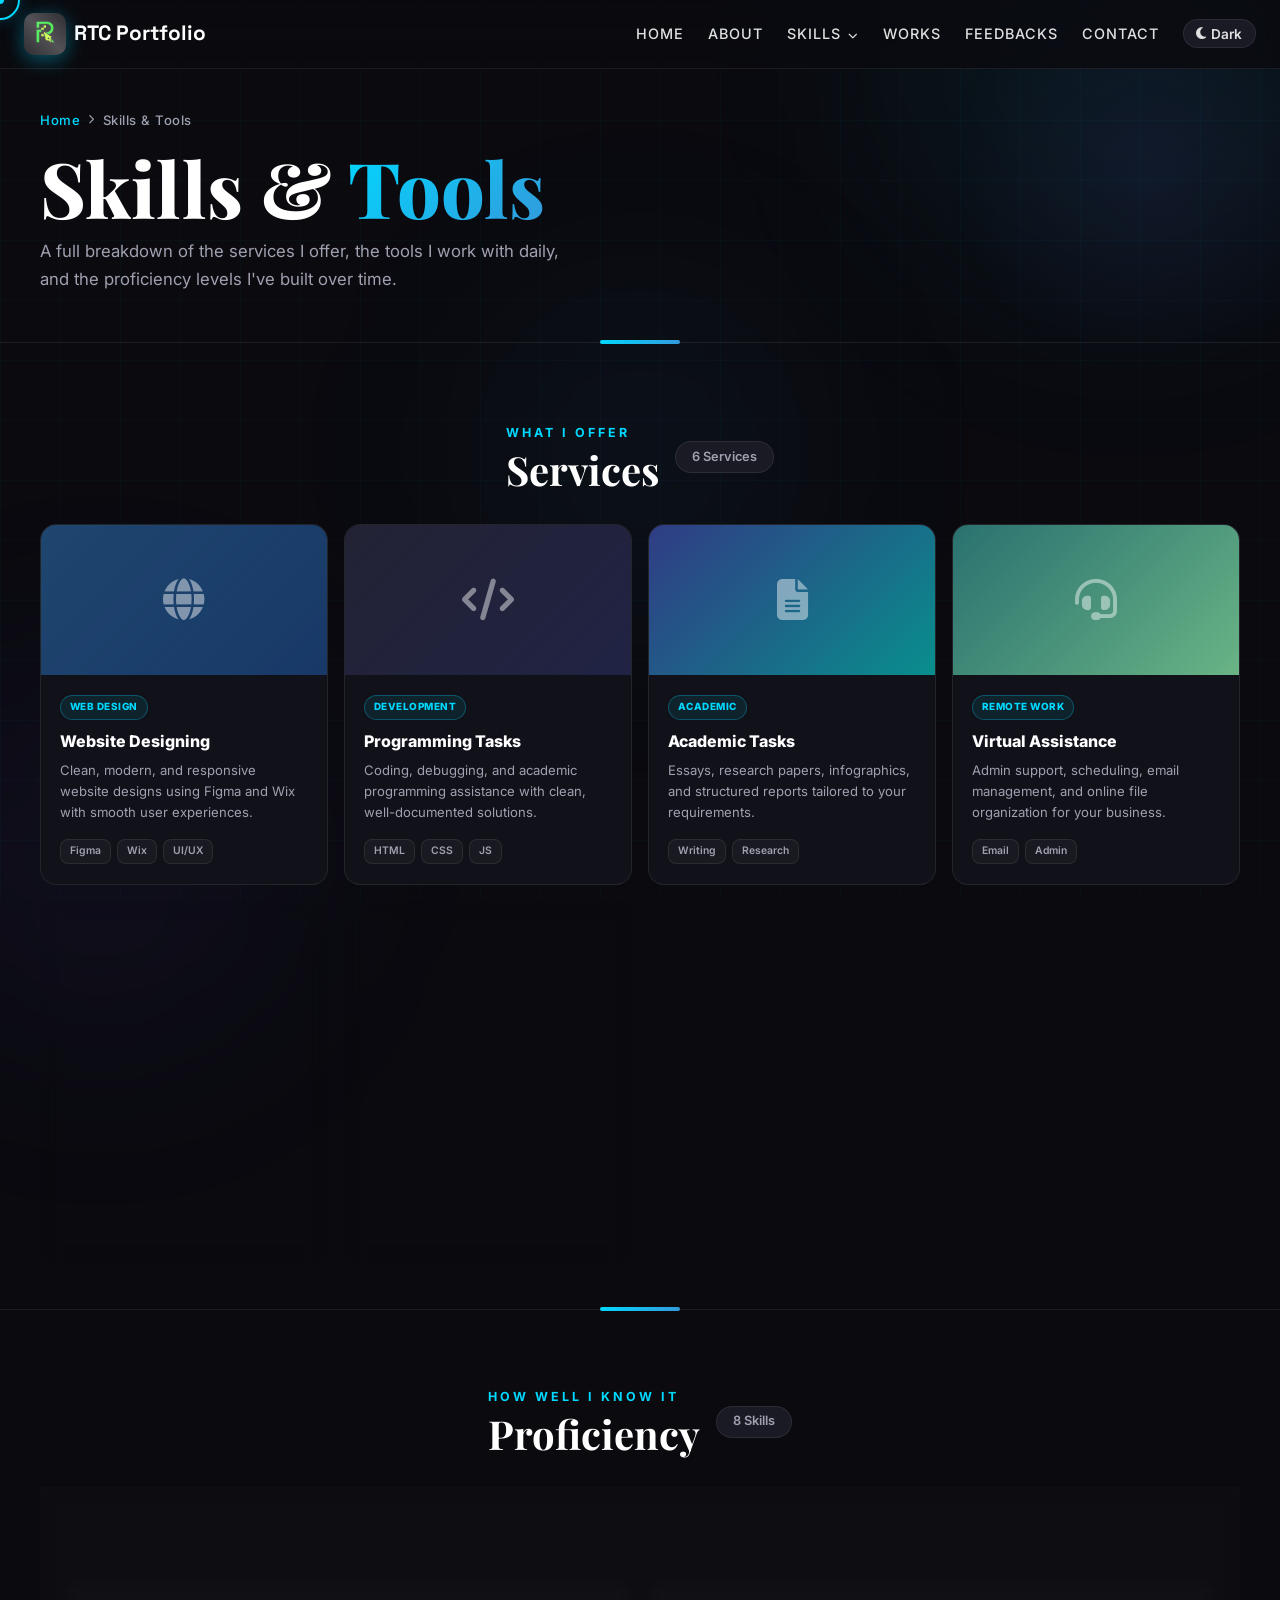
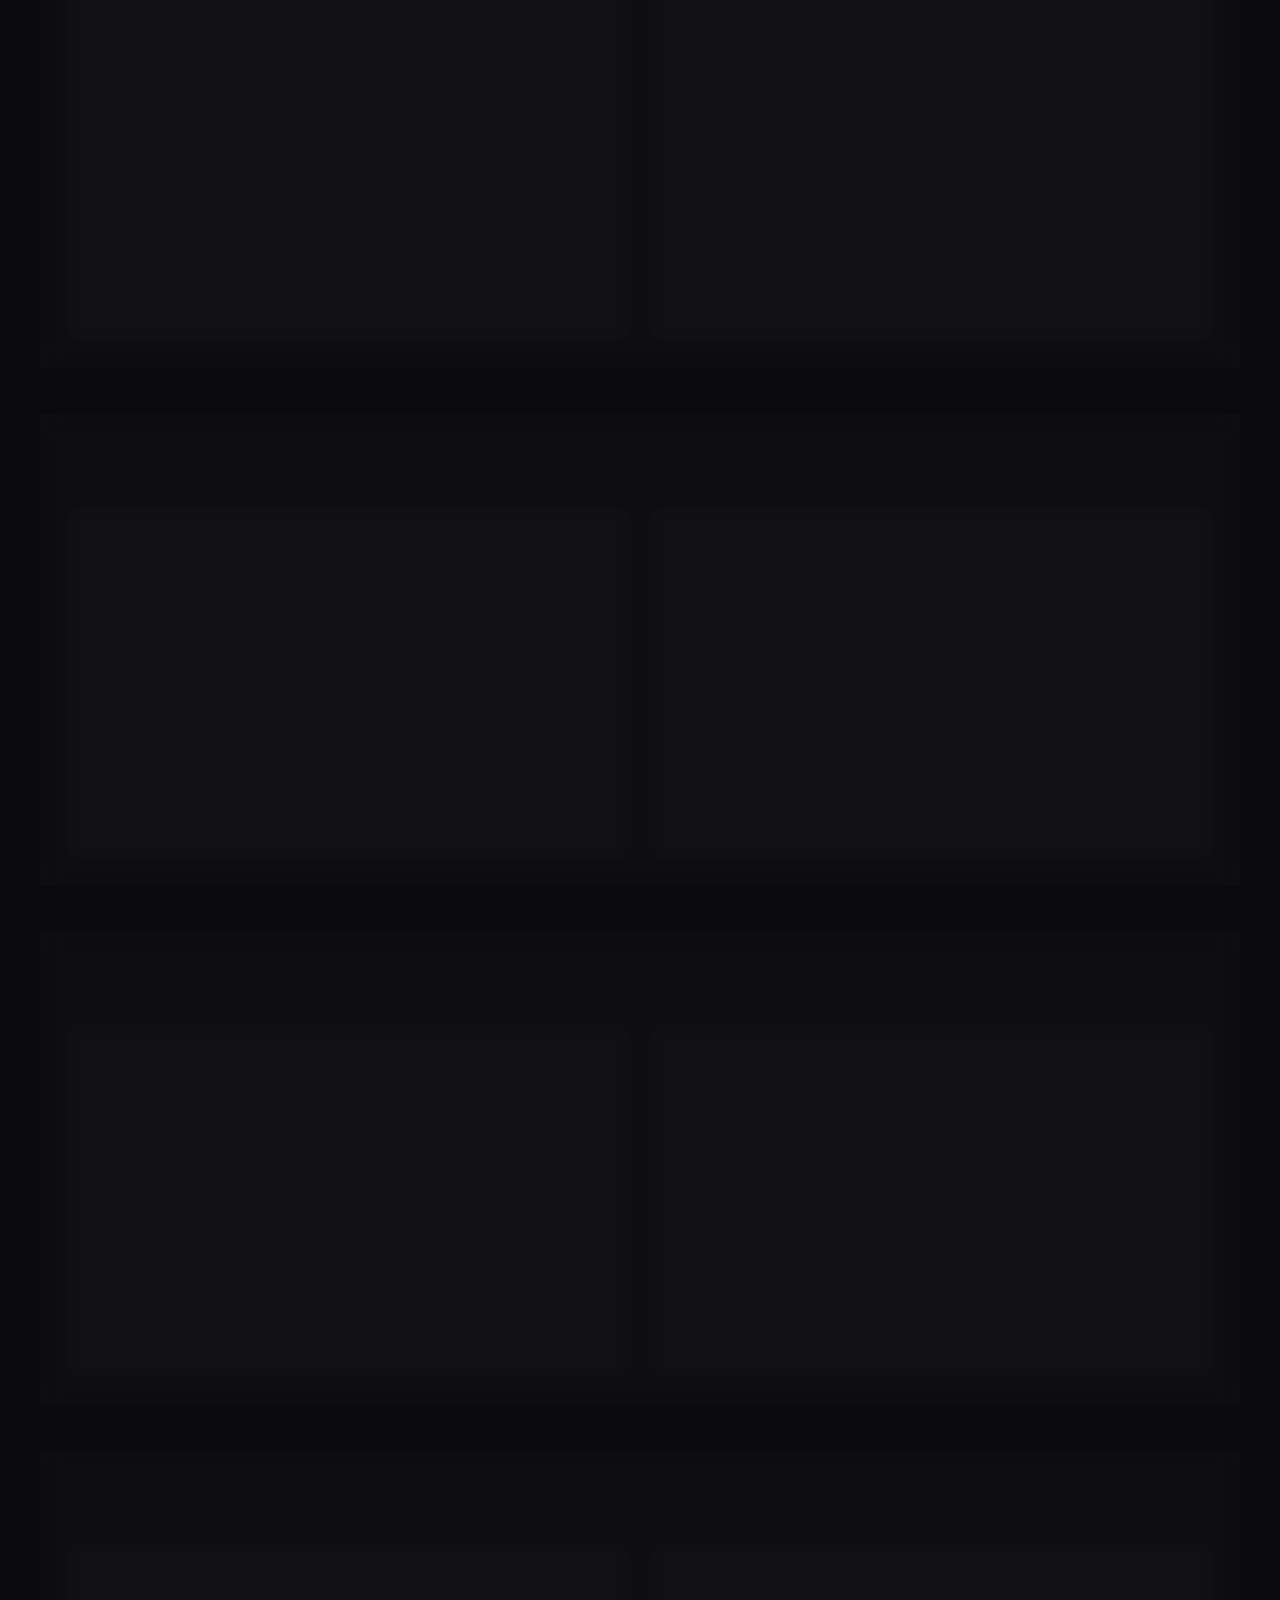
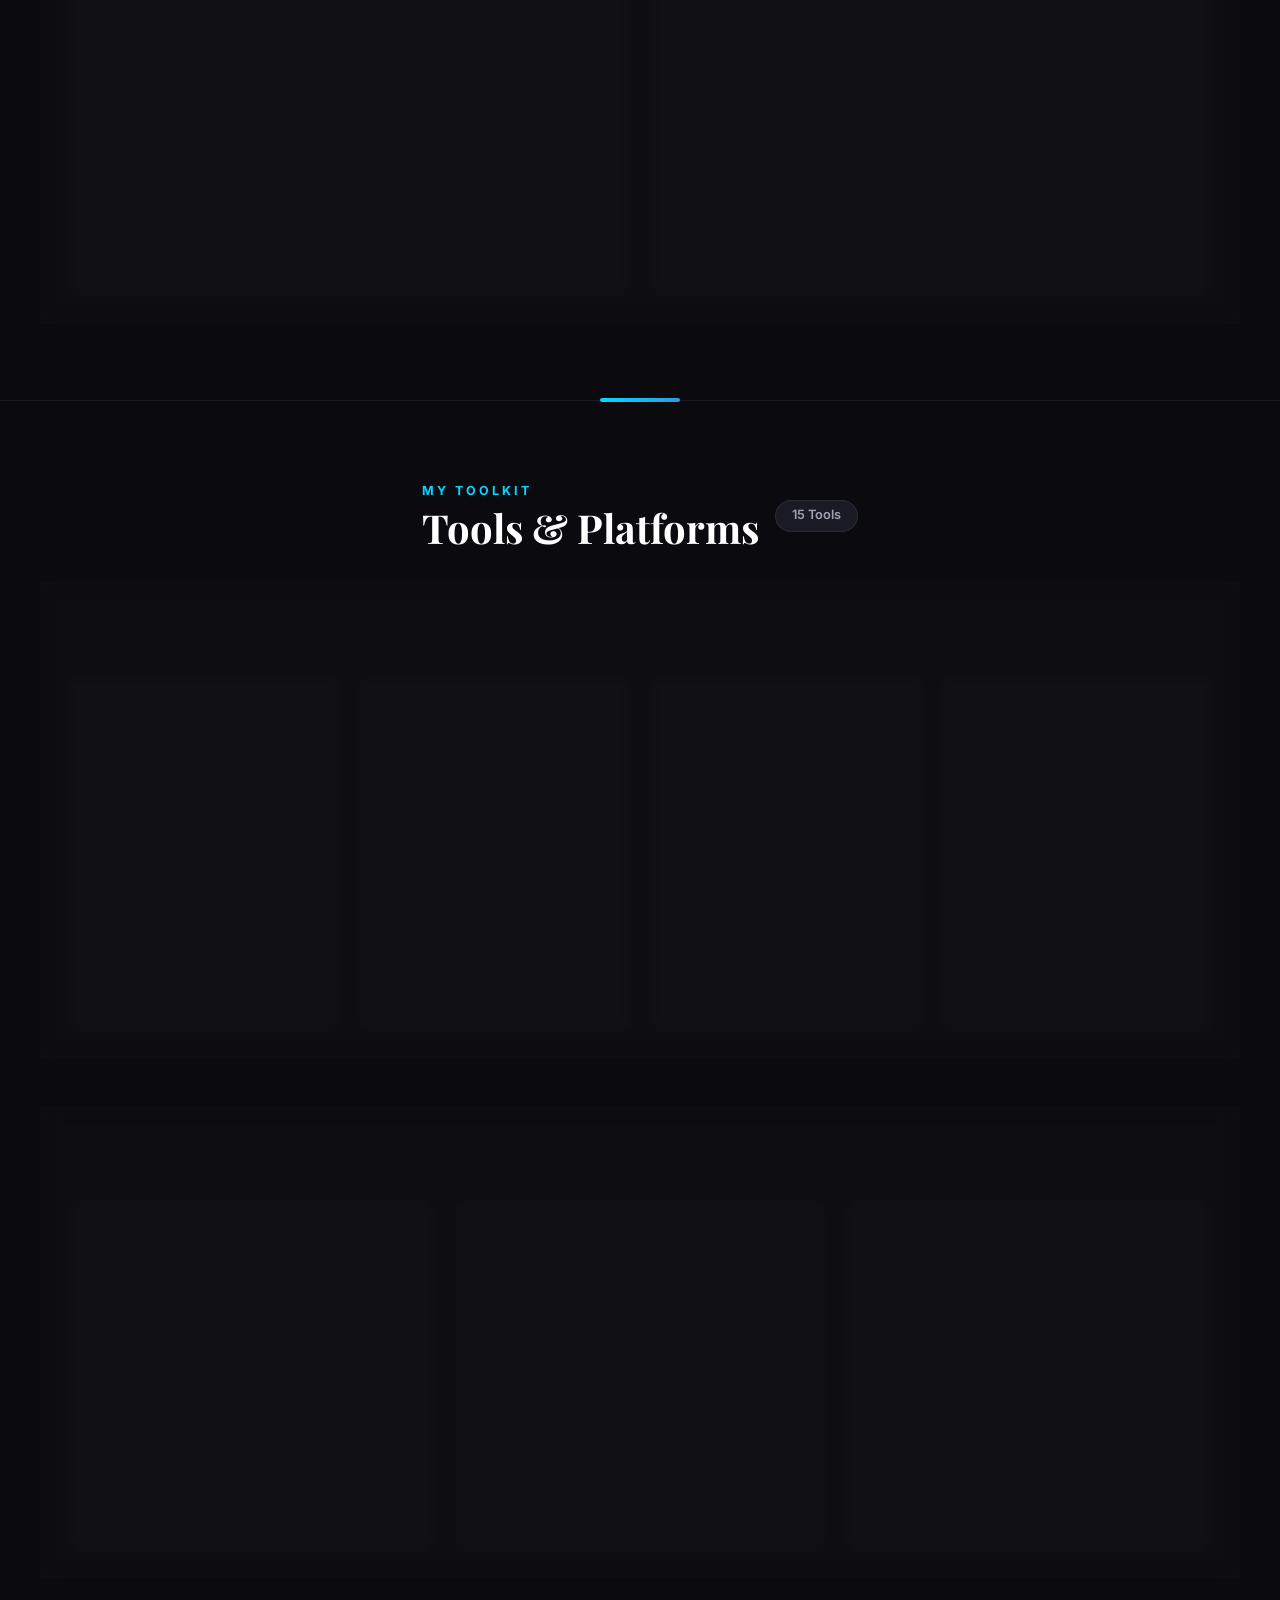
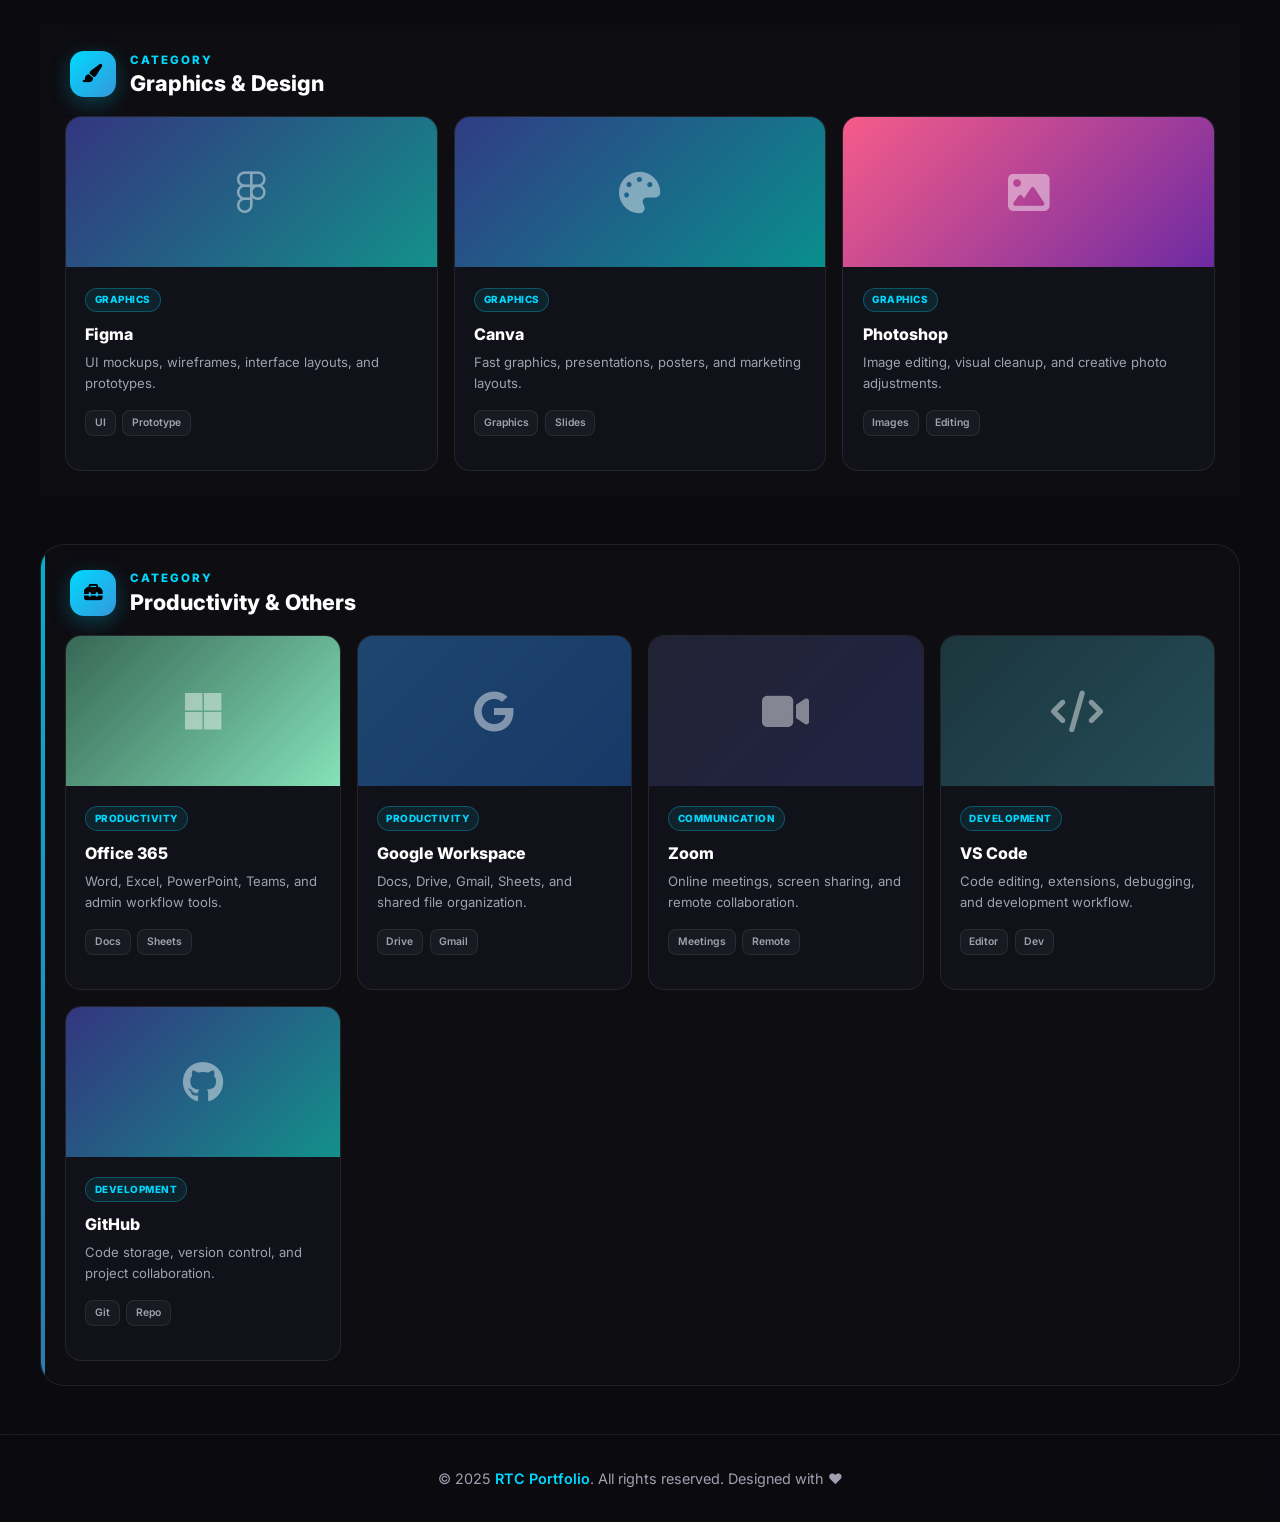
<file: pre-draft portfolio/skills.html>
<!DOCTYPE html>
<html lang="en">
<head>
    <meta charset="UTF-8">
    <meta name="viewport" content="width=device-width, initial-scale=1.0">
    <title>RTC Portfolio | Skills & Tools</title>
    <link rel="shortcut icon" href="rtc logo.png" type="image/x-icon">
    <link rel="stylesheet" href="https://cdnjs.cloudflare.com/ajax/libs/font-awesome/6.5.1/css/all.min.css">
    <link rel="preconnect" href="https://fonts.googleapis.com">
    <link href="https://fonts.googleapis.com/css2?family=Inter:wght@300;400;500;600;700;800;900&family=Playfair+Display:wght@400;600;700;800&family=Space+Grotesk:wght@300;400;500;600;700&display=swap" rel="stylesheet">
    <link rel="stylesheet" href="style.css">
</head>
<body class="dark">
    <div class="cursor-dot" id="cursorDot"></div>
    <div class="cursor-outline" id="cursorOutline"></div>
    <div class="grid-bg"></div>
    <div class="orb orb-1"></div>
    <div class="orb orb-2"></div>
    <div class="orb orb-3"></div>
    <div id="particles-container"></div>

    <div id="loader">
        <div class="loader-spinner"></div>
        <div class="loader-text">SKILLS & TOOLS</div>
        <div class="loader-progress"><div class="loader-progress-bar"></div></div>
    </div>

    <!-- Navbar -->
    <nav class="navbar">
        <a href="#" class="nav-brand">
            <div class="nav-logo">
                <img src="rtc logo.png" alt="RTC Logo">
            </div>
            RTC Portfolio
        </a>
        <input type="checkbox" id="hamburger-toggle">
        <label for="hamburger-toggle" class="hamburger"><span class="bar"></span><span class="bar"></span><span class="bar"></span></label>
        <ul class="nav-links">
            <li><a href="/index.html">Home</a></li>
            <li><a href="/index.html#about">About</a></li>
                <li class="dropdown-parent">
                    <a href="/skills.html">Skills <i class="fas fa-chevron-down nav-dropdown-arrow"></i></a>
                    <ul class="dropdown-menu">
                        <li><a href="/index.html#services">Services</a></li>
                        <li><a href="/index.html#tools">Tools & Platforms</a></li>
                    </ul>
                </li>
            <li><a href="/works.html">Works</a></li>
            <li><a href="/feedbacks.html">Feedbacks</a></li>
            <li><a href="/index.html#contact">Contact</a></li>
            <li><button id="themeToggle"><i class="fas fa-moon"></i><span>Dark</span></button></li>
        </ul>
    </nav>

    <!-- Page Hero -->
    <div class="page-hero">
        <div class="page-hero-deco"></div>
        <div class="page-hero-inner">
            <div class="page-breadcrumb">
                <a href="index.html">Home</a>
                <i class="fas fa-chevron-right"></i>
                <span>Skills & Tools</span>
            </div>
            <h1 class="page-hero-title">Skills &amp; <span>Tools</span></h1>
            <p class="page-hero-sub">A full breakdown of the services I offer, the tools I work with daily, and the proficiency levels I've built over time.</p>
        </div>
    </div>

    <div class="section-divider"></div>

    <!-- ── Services ── -->
    <section id="services" class="skills-section skill-card-format" id="services-cards">
        <div class="skills-section-header" style="max-width:1200px;margin:0 auto 2rem;">
            <div>
                <p class="skills-section-label">What I Offer</p>
                <h2 class="skills-section-title">Services</h2>
            </div>
            <span class="skills-count-badge">6 Services</span>
        </div>

        <div class="skills-card-grid">
            <article class="skill-format-card fade-in">
                <div class="skill-card-visual blue"><i class="fas fa-globe"></i></div>
                <div class="skill-card-body">
                    <span class="skill-card-badge">WEB DESIGN</span>
                    <h3>Website Designing</h3>
                    <p>Clean, modern, and responsive website designs using Figma and Wix with smooth user experiences.</p>
                    <div class="skill-card-footer">
                        <div class="skill-card-tags"><span>Figma</span><span>Wix</span><span>UI/UX</span></div>
                    </div>
                </div>
            </article>

            <article class="skill-format-card fade-in">
                <div class="skill-card-visual navy"><i class="fas fa-code"></i></div>
                <div class="skill-card-body">
                    <span class="skill-card-badge">DEVELOPMENT</span>
                    <h3>Programming Tasks</h3>
                    <p>Coding, debugging, and academic programming assistance with clean, well-documented solutions.</p>
                    <div class="skill-card-footer">
                        <div class="skill-card-tags"><span>HTML</span><span>CSS</span><span>JS</span></div>
                    </div>
                </div>
            </article>

            <article class="skill-format-card fade-in">
                <div class="skill-card-visual teal"><i class="fas fa-file-alt"></i></div>
                <div class="skill-card-body">
                    <span class="skill-card-badge">ACADEMIC</span>
                    <h3>Academic Tasks</h3>
                    <p>Essays, research papers, infographics, and structured reports tailored to your requirements.</p>
                    <div class="skill-card-footer">
                        <div class="skill-card-tags"><span>Writing</span><span>Research</span></div>
                    </div>
                </div>
            </article>

            <article class="skill-format-card fade-in">
                <div class="skill-card-visual green"><i class="fas fa-headset"></i></div>
                <div class="skill-card-body">
                    <span class="skill-card-badge">REMOTE WORK</span>
                    <h3>Virtual Assistance</h3>
                    <p>Admin support, scheduling, email management, and online file organization for your business.</p>
                    <div class="skill-card-footer">
                        <div class="skill-card-tags"><span>Email</span><span>Admin</span></div>
                    </div>
                </div>
            </article>

            <article class="skill-format-card fade-in">
                <div class="skill-card-visual mint"><i class="fas fa-tools"></i></div>
                <div class="skill-card-body">
                    <span class="skill-card-badge">IT SUPPORT</span>
                    <h3>Technical Support</h3>
                    <p>On-call computer troubleshooting, software help, and remote technical assistance.</p>
                    <div class="skill-card-footer">
                        <div class="skill-card-tags"><span>Troubleshoot</span><span>Remote</span></div>
                    </div>
                </div>
            </article>

            <article class="skill-format-card fade-in">
                <div class="skill-card-visual purple"><i class="fas fa-paint-brush"></i></div>
                <div class="skill-card-body">
                    <span class="skill-card-badge">GRAPHIC DESIGN</span>
                    <h3>Graphic Design</h3>
                    <p>Infographics, social media graphics, presentations, and marketing visuals that stand out.</p>
                    <div class="skill-card-footer">
                        <div class="skill-card-tags"><span>Canva</span><span>Photoshop</span></div>
                    </div>
                </div>
            </article>
        </div>
    </section>

    <div class="section-divider"></div>

    <!-- ── Proficiency ── -->
    <section class="skills-section skill-card-format" id="proficiency-cards">
        <div class="skills-section-header" style="max-width:1200px;margin:0 auto 2rem;">
            <div>
                <p class="skills-section-label">How Well I Know It</p>
                <h2 class="skills-section-title">Proficiency</h2>
            </div>
            <span class="skills-count-badge">8 Skills</span>
        </div>

        <div class="tools-category-wrapper">
            <!-- WEB & FRONTEND -->
            <div class="tools-category-block fade-in">
                <div class="tools-category-header">
                    <div class="tools-category-icon"><i class="fas fa-code"></i></div>
                    <div>
                        <p>Category</p>
                        <h3>Web &amp; Frontend</h3>
                    </div>
                </div>
                <div class="skills-card-grid categorized-tools-grid">
                    <article class="skill-format-card fade-in">
                        <div class="skill-card-visual blue"><i class="fas fa-laptop-code"></i></div>
                        <div class="skill-card-body">
                            <span class="skill-card-badge">WEB SKILL</span>
                            <h3>HTML / CSS</h3>
                            <p>Responsive layouts, modern UI styling, clean structure, and polished portfolio pages.</p>
                            <div class="skill-mini-progress"><span style="width:88%"></span></div>
                            <div class="skill-card-footer">
                                <div class="skill-card-tags"><span>HTML</span><span>CSS</span></div>
                                <strong>88%</strong>
                            </div>
                        </div>
                    </article>

                    <article class="skill-format-card fade-in">
                        <div class="skill-card-visual navy"><i class="fab fa-js"></i></div>
                        <div class="skill-card-body">
                            <span class="skill-card-badge">SCRIPTING</span>
                            <h3>JavaScript</h3>
                            <p>Interactive components, simple animations, DOM events, and frontend functionality.</p>
                            <div class="skill-mini-progress"><span style="width:75%"></span></div>
                            <div class="skill-card-footer">
                                <div class="skill-card-tags"><span>JS</span><span>DOM</span></div>
                                <strong>75%</strong>
                            </div>
                        </div>
                    </article>
                </div>
            </div>

            <!-- DESIGN -->
            <div class="tools-category-block fade-in">
                <div class="tools-category-header">
                    <div class="tools-category-icon"><i class="fas fa-palette"></i></div>
                    <div>
                        <p>Category</p>
                        <h3>Design &amp; Graphics</h3>
                    </div>
                </div>
                <div class="skills-card-grid categorized-tools-grid">
                    <article class="skill-format-card fade-in">
                        <div class="skill-card-visual purple"><i class="fab fa-figma"></i></div>
                        <div class="skill-card-body">
                            <span class="skill-card-badge">UI DESIGN</span>
                            <h3>Figma / UI Design</h3>
                            <p>Wireframes, mockups, clean interface layouts, and visual design systems.</p>
                            <div class="skill-mini-progress"><span style="width:80%"></span></div>
                            <div class="skill-card-footer">
                                <div class="skill-card-tags"><span>Figma</span><span>UI/UX</span></div>
                                <strong>80%</strong>
                            </div>
                        </div>
                    </article>

                    <article class="skill-format-card fade-in">
                        <div class="skill-card-visual teal"><i class="fas fa-palette"></i></div>
                        <div class="skill-card-body">
                            <span class="skill-card-badge">GRAPHIC DESIGN</span>
                            <h3>Canva / Graphic Design</h3>
                            <p>Social media layouts, posters, presentations, and creative branding visuals.</p>
                            <div class="skill-mini-progress"><span style="width:82%"></span></div>
                            <div class="skill-card-footer">
                                <div class="skill-card-tags"><span>Canva</span><span>Graphics</span></div>
                                <strong>82%</strong>
                            </div>
                        </div>
                    </article>
                </div>
            </div>

            <!-- BACKEND & PROGRAMMING -->
            <div class="tools-category-block fade-in">
                <div class="tools-category-header">
                    <div class="tools-category-icon"><i class="fas fa-database"></i></div>
                    <div>
                        <p>Category</p>
                        <h3>Backend &amp; Programming</h3>
                    </div>
                </div>
                <div class="skills-card-grid categorized-tools-grid">
                    <article class="skill-format-card fade-in">
                        <div class="skill-card-visual green"><i class="fas fa-database"></i></div>
                        <div class="skill-card-body">
                            <span class="skill-card-badge">BACKEND</span>
                            <h3>PHP / MySQL</h3>
                            <p>Basic database-driven systems, forms, login workflows, and CRUD functions.</p>
                            <div class="skill-mini-progress"><span style="width:70%"></span></div>
                            <div class="skill-card-footer">
                                <div class="skill-card-tags"><span>PHP</span><span>MySQL</span></div>
                                <strong>70%</strong>
                            </div>
                        </div>
                    </article>

                    <article class="skill-format-card fade-in">
                        <div class="skill-card-visual darkteal"><i class="fab fa-python"></i></div>
                        <div class="skill-card-body">
                            <span class="skill-card-badge">PROGRAMMING</span>
                            <h3>Python</h3>
                            <p>Basic scripts, automation, problem solving, and beginner-level data handling.</p>
                            <div class="skill-mini-progress"><span style="width:65%"></span></div>
                            <div class="skill-card-footer">
                                <div class="skill-card-tags"><span>Python</span><span>Scripts</span></div>
                                <strong>65%</strong>
                            </div>
                        </div>
                    </article>
                </div>
            </div>

            <!-- PRODUCTIVITY & WRITING -->
            <div class="tools-category-block fade-in">
                <div class="tools-category-header">
                    <div class="tools-category-icon"><i class="fas fa-briefcase"></i></div>
                    <div>
                        <p>Category</p>
                        <h3>Productivity &amp; Writing</h3>
                    </div>
                </div>
                <div class="skills-card-grid categorized-tools-grid">
                    <article class="skill-format-card fade-in">
                        <div class="skill-card-visual mint"><i class="fab fa-microsoft"></i></div>
                        <div class="skill-card-body">
                            <span class="skill-card-badge">PRODUCTIVITY</span>
                            <h3>Microsoft Office 365</h3>
                            <p>Documents, spreadsheets, presentations, Teams, and organized office workflows.</p>
                            <div class="skill-mini-progress"><span style="width:78%"></span></div>
                            <div class="skill-card-footer">
                                <div class="skill-card-tags"><span>Word</span><span>Excel</span></div>
                                <strong>78%</strong>
                            </div>
                        </div>
                    </article>

                    <article class="skill-format-card fade-in">
                        <div class="skill-card-visual pink"><i class="fas fa-pen-nib"></i></div>
                        <div class="skill-card-body">
                            <span class="skill-card-badge">WRITING</span>
                            <h3>Technical Writing</h3>
                            <p>Clear documentation, reports, process guides, and structured academic content.</p>
                            <div class="skill-mini-progress"><span style="width:72%"></span></div>
                            <div class="skill-card-footer">
                                <div class="skill-card-tags"><span>Docs</span><span>Reports</span></div>
                                <strong>72%</strong>
                            </div>
                        </div>
                    </article>
                </div>
            </div>
        </div>
    </section>

    <div class="section-divider"></div>

    <!-- ── Tools ── -->
    <section id="tools" class="skills-section skill-card-format" id="tools-cards">
        <div class="skills-section-header" style="max-width:1200px;margin:0 auto 2rem;">
            <div>
                <p class="skills-section-label">My Toolkit</p>
                <h2 class="skills-section-title">Tools &amp; Platforms</h2>
            </div>
            <span class="skills-count-badge">15 Tools</span>
        </div>

        <div class="tools-category-wrapper">
            <!-- FRONTEND -->
            <div class="tools-category-block fade-in">
                <div class="tools-category-header">
                    <div class="tools-category-icon"><i class="fas fa-laptop-code"></i></div>
                    <div>
                        <p>Category</p>
                        <h3>Frontend</h3>
                    </div>
                </div>
                <div class="skills-card-grid categorized-tools-grid">
                    <article class="skill-format-card fade-in">
                        <div class="skill-card-visual blue">
                            <i class="fab fa-html5"></i>
                        </div>
                        <div class="skill-card-body">
                            <span class="skill-card-badge">FRONTEND</span>
                            <h3>HTML</h3>
                            <p>Semantic structure for clean, accessible, and organized website pages.</p>
                            <div class="skill-card-footer">
                                <div class="skill-card-tags">
                                    <span>Structure</span>
                                    <span>Web</span>
                                </div>
                            </div>
                        </div>
                    </article>
                    <article class="skill-format-card fade-in">
                        <div class="skill-card-visual navy">
                            <i class="fab fa-css3-alt"></i>
                        </div>
                        <div class="skill-card-body">
                            <span class="skill-card-badge">FRONTEND</span>
                            <h3>CSS</h3>
                            <p>Responsive styling, modern layouts, animations, and visual polish.</p>
                            <div class="skill-card-footer">
                                <div class="skill-card-tags">
                                    <span>Responsive</span>
                                    <span>Design</span>
                                </div>
                            </div>
                        </div>
                    </article>
                    <article class="skill-format-card fade-in">
                        <div class="skill-card-visual teal">
                            <i class="fab fa-js"></i>
                        </div>
                        <div class="skill-card-body">
                            <span class="skill-card-badge">FRONTEND</span>
                            <h3>JavaScript</h3>
                            <p>Interactive website features, DOM effects, and dynamic behaviors.</p>
                            <div class="skill-card-footer">
                                <div class="skill-card-tags">
                                    <span>Interactive</span>
                                    <span>Logic</span>
                                </div>
                            </div>
                        </div>
                    </article>
                    <article class="skill-format-card fade-in">
                        <div class="skill-card-visual green">
                            <i class="fas fa-cloud"></i>
                        </div>
                        <div class="skill-card-body">
                            <span class="skill-card-badge">FRONTEND</span>
                            <h3>Wix</h3>
                            <p>Website building, layout editing, and quick publishing for simple web projects.</p>
                            <div class="skill-card-footer">
                                <div class="skill-card-tags">
                                    <span>Web</span>
                                    <span>No-code</span>
                                </div>
                            </div>
                        </div>
                    </article>

                </div>
            </div>

            <!-- BACKEND -->
            <div class="tools-category-block fade-in">
                <div class="tools-category-header">
                    <div class="tools-category-icon"><i class="fas fa-server"></i></div>
                    <div>
                        <p>Category</p>
                        <h3>Backend</h3>
                    </div>
                </div>
                <div class="skills-card-grid categorized-tools-grid">
                    <article class="skill-format-card fade-in">
                        <div class="skill-card-visual navy">
                            <i class="fab fa-php"></i>
                        </div>
                        <div class="skill-card-body">
                            <span class="skill-card-badge">BACKEND</span>
                            <h3>PHP</h3>
                            <p>Server-side scripting for forms, dashboards, and database-driven web systems.</p>
                            <div class="skill-card-footer">
                                <div class="skill-card-tags">
                                    <span>Server</span>
                                    <span>Web App</span>
                                </div>
                            </div>
                        </div>
                    </article>
                    <article class="skill-format-card fade-in">
                        <div class="skill-card-visual green">
                            <i class="fas fa-database"></i>
                        </div>
                        <div class="skill-card-body">
                            <span class="skill-card-badge">BACKEND</span>
                            <h3>MySQL</h3>
                            <p>Relational database design, SQL queries, and data management.</p>
                            <div class="skill-card-footer">
                                <div class="skill-card-tags">
                                    <span>SQL</span>
                                    <span>Database</span>
                                </div>
                            </div>
                        </div>
                    </article>
                    <article class="skill-format-card fade-in">
                        <div class="skill-card-visual darkteal">
                            <i class="fab fa-python"></i>
                        </div>
                        <div class="skill-card-body">
                            <span class="skill-card-badge">BACKEND</span>
                            <h3>Python</h3>
                            <p>Basic automation, scripting, and academic programming support.</p>
                            <div class="skill-card-footer">
                                <div class="skill-card-tags">
                                    <span>Script</span>
                                    <span>Automation</span>
                                </div>
                            </div>
                        </div>
                    </article>
                </div>
            </div>

            <!-- GRAPHICS -->
            <div class="tools-category-block fade-in">
                <div class="tools-category-header">
                    <div class="tools-category-icon"><i class="fas fa-paint-brush"></i></div>
                    <div>
                        <p>Category</p>
                        <h3>Graphics &amp; Design</h3>
                    </div>
                </div>
                <div class="skills-card-grid categorized-tools-grid">
                    <article class="skill-format-card fade-in">
                        <div class="skill-card-visual purple">
                            <i class="fab fa-figma"></i>
                        </div>
                        <div class="skill-card-body">
                            <span class="skill-card-badge">GRAPHICS</span>
                            <h3>Figma</h3>
                            <p>UI mockups, wireframes, interface layouts, and prototypes.</p>
                            <div class="skill-card-footer">
                                <div class="skill-card-tags">
                                    <span>UI</span>
                                    <span>Prototype</span>
                                </div>
                            </div>
                        </div>
                    </article>
                    <article class="skill-format-card fade-in">
                        <div class="skill-card-visual teal">
                            <i class="fas fa-palette"></i>
                        </div>
                        <div class="skill-card-body">
                            <span class="skill-card-badge">GRAPHICS</span>
                            <h3>Canva</h3>
                            <p>Fast graphics, presentations, posters, and marketing layouts.</p>
                            <div class="skill-card-footer">
                                <div class="skill-card-tags">
                                    <span>Graphics</span>
                                    <span>Slides</span>
                                </div>
                            </div>
                        </div>
                    </article>
                    <article class="skill-format-card fade-in">
                        <div class="skill-card-visual pink">
                            <i class="fas fa-image"></i>
                        </div>
                        <div class="skill-card-body">
                            <span class="skill-card-badge">GRAPHICS</span>
                            <h3>Photoshop</h3>
                            <p>Image editing, visual cleanup, and creative photo adjustments.</p>
                            <div class="skill-card-footer">
                                <div class="skill-card-tags">
                                    <span>Images</span>
                                    <span>Editing</span>
                                </div>
                            </div>
                        </div>
                    </article>
                </div>
            </div>

            <!-- PRODUCTIVITY & OTHERS -->
            <div class="tools-category-block fade-in">
                <div class="tools-category-header">
                    <div class="tools-category-icon"><i class="fas fa-toolbox"></i></div>
                    <div>
                        <p>Category</p>
                        <h3>Productivity &amp; Others</h3>
                    </div>
                </div>
                <div class="skills-card-grid categorized-tools-grid">
                    <article class="skill-format-card fade-in">
                        <div class="skill-card-visual mint">
                            <i class="fab fa-microsoft"></i>
                        </div>
                        <div class="skill-card-body">
                            <span class="skill-card-badge">PRODUCTIVITY</span>
                            <h3>Office 365</h3>
                            <p>Word, Excel, PowerPoint, Teams, and admin workflow tools.</p>
                            <div class="skill-card-footer">
                                <div class="skill-card-tags">
                                    <span>Docs</span>
                                    <span>Sheets</span>
                                </div>
                            </div>
                        </div>
                    </article>
                    <article class="skill-format-card fade-in">
                        <div class="skill-card-visual blue">
                            <i class="fab fa-google"></i>
                        </div>
                        <div class="skill-card-body">
                            <span class="skill-card-badge">PRODUCTIVITY</span>
                            <h3>Google Workspace</h3>
                            <p>Docs, Drive, Gmail, Sheets, and shared file organization.</p>
                            <div class="skill-card-footer">
                                <div class="skill-card-tags">
                                    <span>Drive</span>
                                    <span>Gmail</span>
                                </div>
                            </div>
                        </div>
                    </article>
                    <article class="skill-format-card fade-in">
                        <div class="skill-card-visual navy">
                            <i class="fas fa-video"></i>
                        </div>
                        <div class="skill-card-body">
                            <span class="skill-card-badge">COMMUNICATION</span>
                            <h3>Zoom</h3>
                            <p>Online meetings, screen sharing, and remote collaboration.</p>
                            <div class="skill-card-footer">
                                <div class="skill-card-tags">
                                    <span>Meetings</span>
                                    <span>Remote</span>
                                </div>
                            </div>
                        </div>
                    </article>
                    <article class="skill-format-card fade-in">
                        <div class="skill-card-visual darkteal">
                            <i class="fas fa-code"></i>
                        </div>
                        <div class="skill-card-body">
                            <span class="skill-card-badge">DEVELOPMENT</span>
                            <h3>VS Code</h3>
                            <p>Code editing, extensions, debugging, and development workflow.</p>
                            <div class="skill-card-footer">
                                <div class="skill-card-tags">
                                    <span>Editor</span>
                                    <span>Dev</span>
                                </div>
                            </div>
                        </div>
                    </article>
                    <article class="skill-format-card fade-in">
                        <div class="skill-card-visual purple">
                            <i class="fab fa-github"></i>
                        </div>
                        <div class="skill-card-body">
                            <span class="skill-card-badge">DEVELOPMENT</span>
                            <h3>GitHub</h3>
                            <p>Code storage, version control, and project collaboration.</p>
                            <div class="skill-card-footer">
                                <div class="skill-card-tags">
                                    <span>Git</span>
                                    <span>Repo</span>
                                </div>
                            </div>
                        </div>
                    </article>
    </section>

    <!-- Footer -->
    <footer><p>© 2025 <a href="index.html">RTC Portfolio</a>. All rights reserved. Designed with ❤️</p></footer>

    <script src="script.js"></script>
    <script>
        // Fade-in animation for the cards
        const cards = document.querySelectorAll('.fade-in');
        const cardObserver = new IntersectionObserver(entries => {
            entries.forEach(entry => {
                if (entry.isIntersecting) entry.target.classList.add('visible');
            });
        }, { threshold: 0.2 });
        cards.forEach(card => cardObserver.observe(card));
    </script>
</body>
</html>
</file>
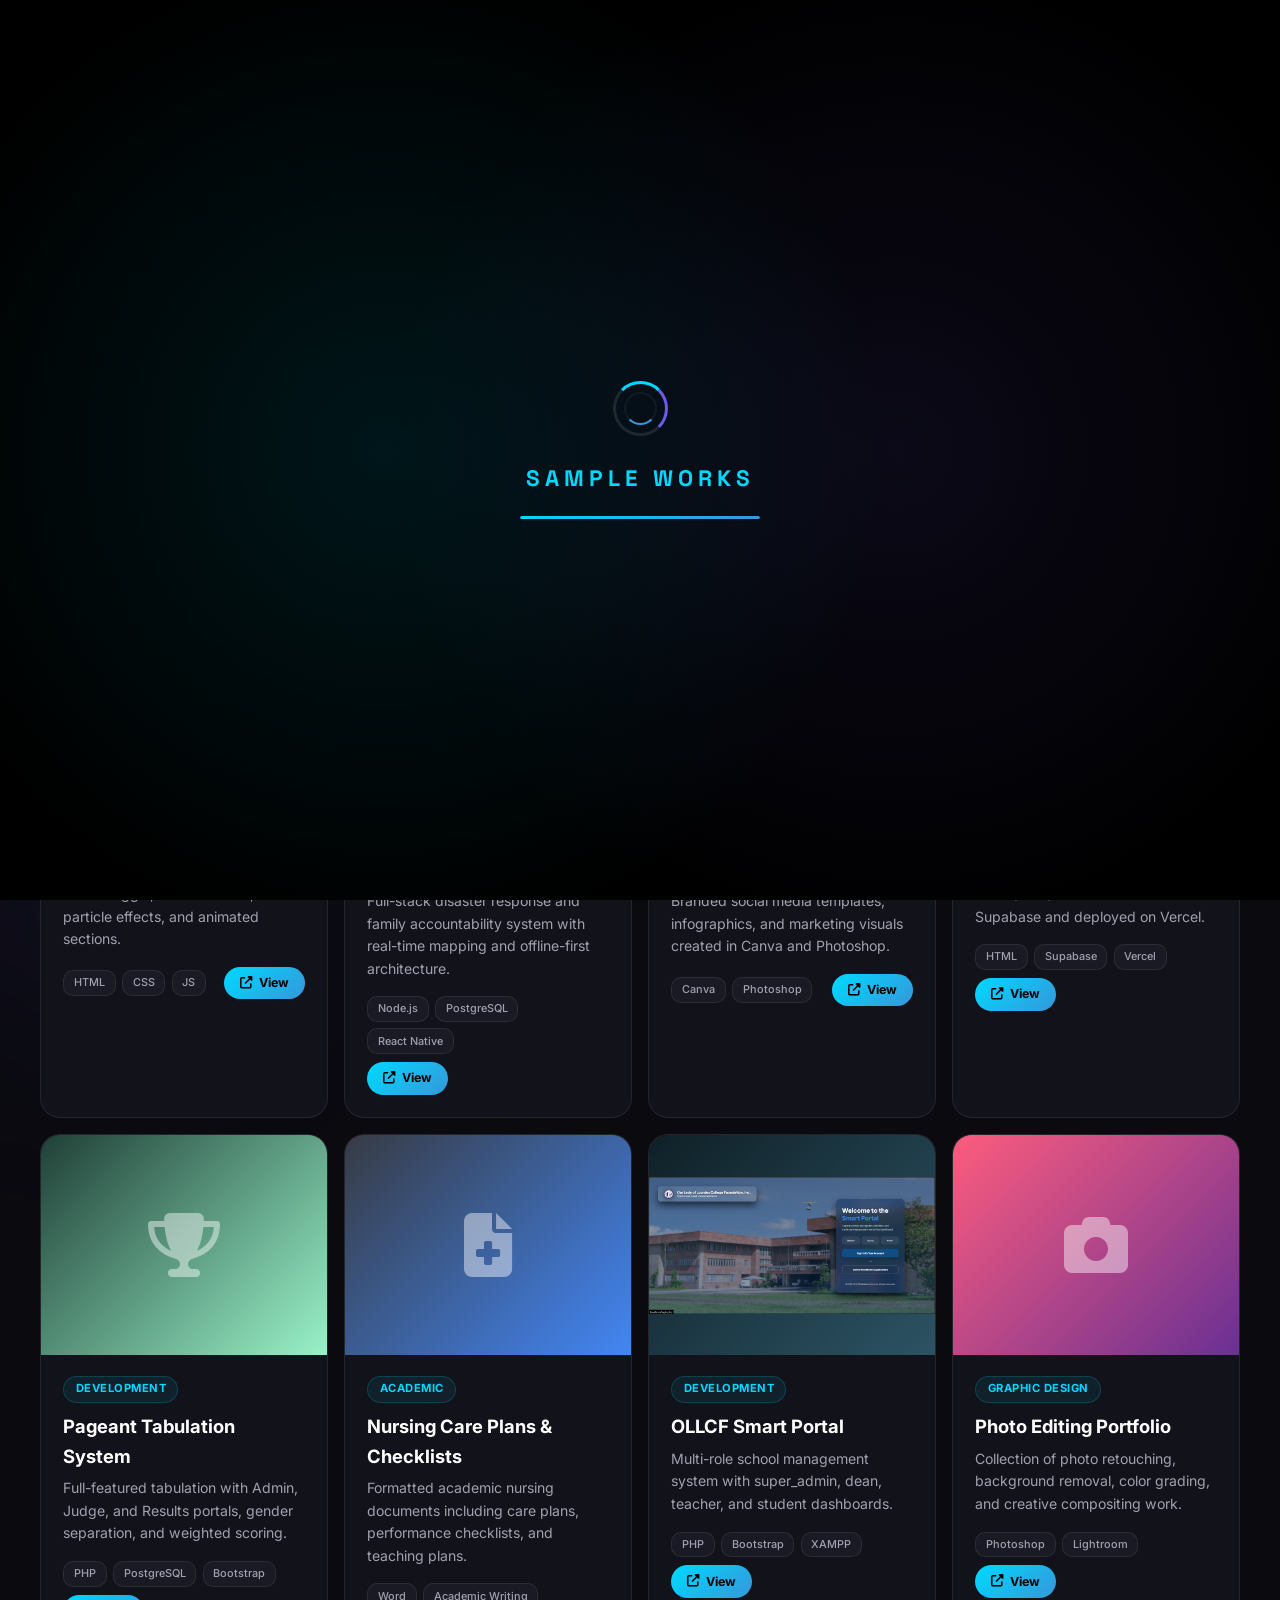
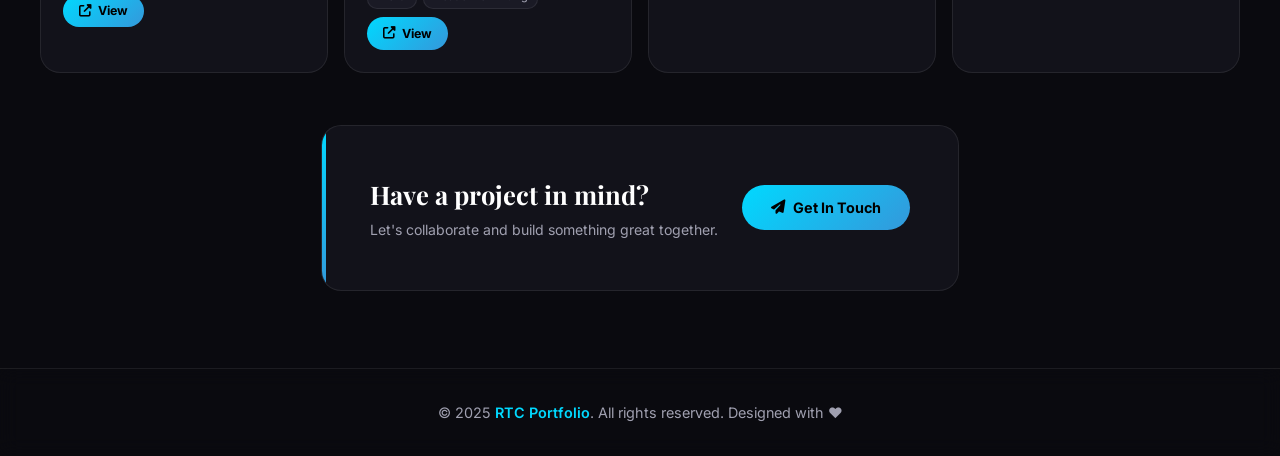
<file: pre-draft portfolio/works.html>
<!DOCTYPE html>
<html lang="en">
<head>
    <meta charset="UTF-8">
    <meta name="viewport" content="width=device-width, initial-scale=1.0">
    <title>RTC Portfolio | Sample Works</title>
    <link rel="shortcut icon" href="rtc logo.png" type="image/x-icon">
    <link rel="stylesheet" href="https://cdnjs.cloudflare.com/ajax/libs/font-awesome/6.5.1/css/all.min.css">
    <link rel="preconnect" href="https://fonts.googleapis.com">
    <link href="https://fonts.googleapis.com/css2?family=Inter:wght@300;400;500;600;700;800;900&family=Playfair+Display:wght@400;600;700;800&family=Space+Grotesk:wght@300;400;500;600;700&display=swap" rel="stylesheet">
    <link rel="stylesheet" href="style.css">
</head>
<body class="dark">
    <div class="cursor-dot" id="cursorDot"></div>
    <div class="cursor-outline" id="cursorOutline"></div>
    <div class="grid-bg"></div>
    <div class="orb orb-1"></div><div class="orb orb-2"></div><div class="orb orb-3"></div>
    <div id="particles-container"></div>
    <div id="loader">
        <div class="loader-spinner"></div>
        <div class="loader-text">SAMPLE WORKS</div>
        <div class="loader-progress"><div class="loader-progress-bar"></div></div>
    </div>

    <!-- Navbar -->
    <nav class="navbar">
        <a href="#" class="nav-brand">
            <div class="nav-logo">
                <img src="rtc logo.png" alt="RTC Logo">
            </div>
            RTC Portfolio
        </a>
        <input type="checkbox" id="hamburger-toggle">
        <label for="hamburger-toggle" class="hamburger"><span class="bar"></span><span class="bar"></span><span class="bar"></span></label>
        <ul class="nav-links">
            <li><a href="/index.html">Home</a></li>
            <li><a href="/index.html#about">About</a></li>
                <li class="dropdown-parent">
                    <a href="/skills.html">Skills <i class="fas fa-chevron-down nav-dropdown-arrow"></i></a>
                    <ul class="dropdown-menu">
                        <li><a href="/index.html#services">Services</a></li>
                        <li><a href="/index.html#tools">Tools & Platforms</a></li>
                    </ul>
                </li>
            <li><a href="/works.html">Works</a></li>
            <li><a href="/feedbacks.html">Feedbacks</a></li>
            <li><a href="/index.html#contact">Contact</a></li>
            <li><button id="themeToggle"><i class="fas fa-moon"></i><span>Dark</span></button></li>
        </ul>
    </nav>

    <div class="page-hero">
        <div class="page-hero-deco"></div>
        <div class="page-hero-inner">
            <div class="page-breadcrumb">
                <a href="index.html">Home</a>
                <i class="fas fa-chevron-right"></i>
                <span>Sample Works</span>
            </div>
            <h1 class="page-hero-title">Sample <span>Works</span></h1>
            <p class="page-hero-sub">A curated collection of projects — from web design and development to graphic design and academic tasks.</p>
        </div>
    </div>

    <div class="section-divider"></div>

    <section class="works-page">
        <div class="works-controls">
            <div>
                <p class="works-label">Portfolio</p>
                <h2 class="works-title">All Projects</h2>
            </div>
            <div class="filter-tabs">
                <button class="filter-btn active" data-filter="all">All</button>
                <button class="filter-btn" data-filter="web">Web Design</button>
                <button class="filter-btn" data-filter="dev">Development</button>
                <button class="filter-btn" data-filter="graphic">Graphic Design</button>
                <button class="filter-btn" data-filter="academic">Academic</button>
            </div>
        </div>

        <div class="works-masonry" id="worksGrid">
            <div class="work-item fade-in" data-cat="web">
                <div class="work-thumb" style="background:linear-gradient(135deg,#0f3460,#16213e)"><i class="fas fa-laptop-code"></i></div>
                <div class="work-info">
                    <span class="work-cat-badge">Web Design</span>
                    <h3>Portfolio Website – RTC</h3>
                    <p>Personal portfolio with dark/light theme toggle, custom cursor, particle effects, and animated sections.</p>
                    <div class="work-footer">
                        <div class="work-tags"><span class="work-tag">HTML</span><span class="work-tag">CSS</span><span class="work-tag">JS</span></div>
                        <a href="#" class="work-view-btn"><i class="fas fa-external-link-alt"></i> View</a>
                    </div>
                </div>
            </div>
            <div class="work-item fade-in" data-cat="dev">
                <div class="work-thumb" style="background:linear-gradient(135deg,#1a1a2e,#16213e)"><i class="fas fa-shield-alt"></i></div>
                <div class="work-info">
                    <span class="work-cat-badge">Development</span>
                    <h3>B-RES Disaster Response Platform</h3>
                    <p>Full-stack disaster response and family accountability system with real-time mapping and offline-first architecture.</p>
                    <div class="work-footer">
                        <div class="work-tags"><span class="work-tag">Node.js</span><span class="work-tag">PostgreSQL</span><span class="work-tag">React Native</span></div>
                        <a href="#" class="work-view-btn"><i class="fas fa-external-link-alt"></i> View</a>
                    </div>
                </div>
            </div>
            <div class="work-item fade-in" data-cat="graphic">
                <div class="work-thumb" style="background:linear-gradient(135deg,#2d1b69,#11998e)"><i class="fas fa-pencil-ruler"></i></div>
                <div class="work-info">
                    <span class="work-cat-badge">Graphic Design</span>
                    <h3>Social Media Graphics Pack</h3>
                    <p>Branded social media templates, infographics, and marketing visuals created in Canva and Photoshop.</p>
                    <div class="work-footer">
                        <div class="work-tags"><span class="work-tag">Canva</span><span class="work-tag">Photoshop</span></div>
                        <a href="#" class="work-view-btn"><i class="fas fa-external-link-alt"></i> View</a>
                    </div>
                </div>
            </div>
            <div class="work-item fade-in" data-cat="web">
                <div class="work-thumb" style="background:linear-gradient(135deg,#134e5e,#71b280)"><i class="fas fa-school"></i></div>
                <div class="work-info">
                    <span class="work-cat-badge">Web Design</span>
                    <h3>School Website – SVPS</h3>
                    <p>Multi-page school website built with HTML/CSS/JS connected to Supabase and deployed on Vercel.</p>
                    <div class="work-footer">
                        <div class="work-tags"><span class="work-tag">HTML</span><span class="work-tag">Supabase</span><span class="work-tag">Vercel</span></div>
                        <a href="#" class="work-view-btn"><i class="fas fa-external-link-alt"></i> View</a>
                    </div>
                </div>
            </div>
            <div class="work-item fade-in" data-cat="dev">
                <div class="work-thumb" style="background:linear-gradient(135deg,#1f4037,#99f2c8)"><i class="fas fa-trophy"></i></div>
                <div class="work-info">
                    <span class="work-cat-badge">Development</span>
                    <h3>Pageant Tabulation System</h3>
                    <p>Full-featured tabulation with Admin, Judge, and Results portals, gender separation, and weighted scoring.</p>
                    <div class="work-footer">
                        <div class="work-tags"><span class="work-tag">PHP</span><span class="work-tag">PostgreSQL</span><span class="work-tag">Bootstrap</span></div>
                        <a href="#" class="work-view-btn"><i class="fas fa-external-link-alt"></i> View</a>
                    </div>
                </div>
            </div>
            <div class="work-item fade-in" data-cat="academic">
                <div class="work-thumb" style="background:linear-gradient(135deg,#373b44,#4286f4)"><i class="fas fa-file-medical"></i></div>
                <div class="work-info">
                    <span class="work-cat-badge">Academic</span>
                    <h3>Nursing Care Plans &amp; Checklists</h3>
                    <p>Formatted academic nursing documents including care plans, performance checklists, and teaching plans.</p>
                    <div class="work-footer">
                        <div class="work-tags"><span class="work-tag">Word</span><span class="work-tag">Academic Writing</span></div>
                        <a href="#" class="work-view-btn"><i class="fas fa-external-link-alt"></i> View</a>
                    </div>
                </div>
            </div>
            <div class="work-item fade-in" data-cat="dev">
                <div class="work-thumb" style="background:linear-gradient(135deg,#0f2027,#2c5364)">
                    <img src="assets/ollcfportal/1.png" alt="OLLCF Smart Portal">
                </div>
                <div class="work-info">
                    <span class="work-cat-badge">Development</span>
                    <h3>OLLCF Smart Portal</h3>
                    <p>Multi-role school management system with super_admin, dean, teacher, and student dashboards.</p>
                    <div class="work-footer">
                        <div class="work-tags"><span class="work-tag">PHP</span><span class="work-tag">Bootstrap</span><span class="work-tag">XAMPP</span></div>
                        <a href="#" class="work-view-btn">
                            <i class="fas fa-external-link-alt"></i> 
                            View
                        </a>
                    </div>
                </div>
            </div>
            <div class="work-item fade-in" data-cat="graphic">
                <div class="work-thumb" style="background:linear-gradient(135deg,#fc5c7d,#6a3093)"><i class="fas fa-camera"></i></div>
                <div class="work-info">
                    <span class="work-cat-badge">Graphic Design</span>
                    <h3>Photo Editing Portfolio</h3>
                    <p>Collection of photo retouching, background removal, color grading, and creative compositing work.</p>
                    <div class="work-footer">
                        <div class="work-tags"><span class="work-tag">Photoshop</span><span class="work-tag">Lightroom</span></div>
                        <a href="#" class="work-view-btn"><i class="fas fa-external-link-alt"></i> View</a>
                    </div>
                </div>
            </div>
        </div>

        <div class="works-empty" id="worksEmpty">
            <i class="fas fa-folder-open"></i>
            <p>No projects found in this category.</p>
        </div>

        <div class="works-cta fade-in">
            <div>
                <h3>Have a project in mind?</h3>
                <p>Let's collaborate and build something great together.</p>
            </div>
            <a href="index.html#contact" class="works-cta-btn"><i class="fas fa-paper-plane"></i> Get In Touch</a>
        </div>
    </section>

    <footer><p>© 2025 <a href="index.html">RTC Portfolio</a>. All rights reserved. Designed with ❤️</p></footer>

    <script src="script.js"></script>
    <script>
        const filterBtns = document.querySelectorAll('.filter-btn');
        const workItems  = document.querySelectorAll('.work-item');
        const emptyState = document.getElementById('worksEmpty');

        function applyFilter(filter) {
            let visible = 0;

            filterBtns.forEach(b => {
                b.classList.toggle('active', b.dataset.filter === filter);
            });

            workItems.forEach(item => {
                const match = filter === 'all' || item.dataset.cat === filter;
                item.classList.toggle('hidden', !match);
                if (match) visible++;
            });

            emptyState.classList.toggle('show', visible === 0);
        }

        // CLICK FILTER
        filterBtns.forEach(btn => {
            btn.addEventListener('click', () => {
                applyFilter(btn.dataset.filter);
            });
        });

        const params = new URLSearchParams(window.location.search);
        const filterFromURL = params.get("filter");

        if (filterFromURL) {
            applyFilter(filterFromURL);

            setTimeout(() => {
                document.querySelector('.works-page').scrollIntoView({
                    behavior: 'smooth',
                    block: 'start'
                });
            }, 300);
        }
    </script>
</body>
</html>
</file>
<file: pre-draft portfolio/style.css>
@import url('https://fonts.googleapis.com/css2?family=Inter:wght@300;400;500;600;700;800;900&family=Playfair+Display:wght@400;600;700;800&family=Space+Grotesk:wght@300;400;500;600;700&display=swap');

html {
    scroll-behavior: smooth;
}

:root {
    --bg: #0a0a0f;
    --surface: #12121a;
    --surface2: #1a1a25;
    --text: #e0e0e0;
    --text-secondary: #a0a0b0;
    --heading: #ffffff;
    --accent: #00d9ff;
    --accent2: #3498db;
    --accent3: #6c5ce7;
    --gradient-1: linear-gradient(135deg, #00d9ff, #3498db);
    --gradient-2: linear-gradient(135deg, #6c5ce7, #3498db);
    --gradient-3: linear-gradient(135deg, #00d9ff, #6c5ce7);
    --shadow-glow: 0 0 40px rgba(0, 217, 255, 0.2);
    --shadow-card: 0 10px 40px rgba(0, 0, 0, 0.5);
    --border: rgba(255, 255, 255, 0.08);
    --radius: 24px;
    --radius-sm: 14px;
    --transition: 0.4s cubic-bezier(0.25, 0.8, 0.25, 1.2);
    --cursor-color: #00d9ff;
}

body.light {
    --bg: #eef2f7;
    --surface: #ffffff;
    --surface2: #dde6f0;
    --text: #1e293b;
    --text-secondary: #475569;
    --heading: #0f172a;
    --accent: #0099cc;
    --accent2: #2563eb;
    --accent3: #7c3aed;
    --gradient-1: linear-gradient(135deg, #0099cc, #2563eb);
    --gradient-2: linear-gradient(135deg, #7c3aed, #2563eb);
    --gradient-3: linear-gradient(135deg, #0099cc, #7c3aed);
    --shadow-glow: 0 0 40px rgba(0, 153, 204, 0.25);
    --shadow-card: 0 10px 40px rgba(0, 0, 0, 0.12);
    --border: rgba(0, 0, 0, 0.12);
    --cursor-color: #0099cc;
}

* {
    margin: 0;
    padding: 0;
    box-sizing: border-box;
}

html {
    scroll-behavior: smooth;
}

body {
    font-family: 'Inter', sans-serif;
    background: var(--bg);
    color: var(--text);
    line-height: 1.6;
    transition: background 0.5s, color 0.5s;
    overflow-x: hidden;
    position: relative;
    cursor: auto;
}

@media (hover: hover) and (pointer: fine) {
    body {
        cursor: none;
    }
}

/* Custom Cursor */
.cursor-dot {
    width: 8px;
    height: 8px;
    background: var(--cursor-color);
    border-radius: 50%;
    position: fixed;
    pointer-events: none;
    z-index: 9999;
    transition: transform 0.1s ease, width 0.2s ease, height 0.2s ease, background 0.3s ease;
    transform: translate(-50%, -50%);
    box-shadow: 0 0 20px var(--cursor-color), 0 0 40px rgba(0, 217, 255, 0.5);
}

.cursor-outline {
    width: 40px;
    height: 40px;
    border: 2px solid var(--cursor-color);
    border-radius: 50%;
    position: fixed;
    pointer-events: none;
    z-index: 9998;
    transition: transform 0.15s ease, width 0.3s ease, height 0.3s ease, border-color 0.3s ease, background 0.3s ease;
    transform: translate(-50%, -50%);
    box-shadow: 0 0 15px rgba(0, 217, 255, 0.2);
}

.cursor-outline.hover {
    width: 60px;
    height: 60px;
    border-color: var(--accent3);
    background: rgba(108, 92, 231, 0.1);
    box-shadow: 0 0 30px rgba(108, 92, 231, 0.4);
}

.cursor-dot.hover {
    width: 14px;
    height: 14px;
    background: var(--accent3);
    box-shadow: 0 0 30px var(--accent3), 0 0 60px rgba(108, 92, 231, 0.6);
}

/* Particles */
#particles-container {
    position: fixed;
    top: 0;
    left: 0;
    width: 100%;
    height: 100%;
    pointer-events: none;
    z-index: 0;
}

.particle {
    position: absolute;
    border-radius: 50%;
    animation: floatUp linear infinite;
    opacity: 0;
}

@keyframes floatUp {
    0% { transform: translateY(100vh) scale(0); opacity: 0; }
    10% { opacity: 0.6; }
    90% { opacity: 0.6; }
    100% { transform: translateY(-10vh) scale(1); opacity: 0; }
}

/* Grid Background */
.grid-bg {
    position: fixed;
    top: 0;
    left: 0;
    width: 100%;
    height: 100%;
    pointer-events: none;
    z-index: 0;
    background-image: linear-gradient(rgba(0, 217, 255, 0.03) 1px, transparent 1px), linear-gradient(90deg, rgba(0, 217, 255, 0.03) 1px, transparent 1px);
    background-size: 60px 60px;
    animation: gridMove 20s linear infinite;
}

@keyframes gridMove {
    0% { background-position: 0 0; }
    100% { background-position: 60px 60px; }
}

/* Orbs */
.orb {
    position: fixed;
    border-radius: 50%;
    filter: blur(100px);
    pointer-events: none;
    z-index: 0;
    animation: orbFloat 15s ease-in-out infinite;
}

.orb-1 { width: 500px; height: 500px; background: rgba(0, 217, 255, 0.06); top: -200px; right: -100px; }
.orb-2 { width: 400px; height: 400px; background: rgba(108, 92, 231, 0.06); bottom: -150px; left: -100px; animation-delay: -5s; }
.orb-3 { width: 350px; height: 350px; background: rgba(52, 152, 219, 0.05); top: 50%; left: 50%; transform: translate(-50%, -50%); animation-delay: -10s; }

@keyframes orbFloat {
    0%, 100% { transform: translate(0, 0); }
    25% { transform: translate(50px, -50px); }
    50% { transform: translate(-30px, 30px); }
    75% { transform: translate(-50px, -20px); }
}

body.light .orb-1 { background: rgba(0, 217, 255, 0.08); }
body.light .orb-2 { background: rgba(108, 92, 231, 0.08); }
body.light .orb-3 { background: rgba(52, 152, 219, 0.07); }

.container {
    max-width: 1200px;
    margin: 0 auto;
    padding: 0 2rem;
    position: relative;
    z-index: 1;
}

/* Loader */
#loader {
    position: fixed;
    inset: 0;
    background: #000;
    z-index: 9999;
    display: flex;
    flex-direction: column;
    align-items: center;
    justify-content: center;
    transition: opacity 0.8s, visibility 0.8s;
    background-image: radial-gradient(circle at 30% 50%, rgba(0, 217, 255, 0.1) 0%, transparent 50%), radial-gradient(circle at 70% 50%, rgba(108, 92, 231, 0.1) 0%, transparent 50%);
    cursor: default;
}

body.light #loader {
    background: #f0f4f8;
    background-image: radial-gradient(circle at 30% 50%, rgba(0, 217, 255, 0.15) 0%, transparent 50%), radial-gradient(circle at 70% 50%, rgba(108, 92, 231, 0.15) 0%, transparent 50%);
}

.loader-spinner {
    width: 70px;
    height: 70px;
    border: 3px solid rgba(255, 255, 255, 0.1);
    border-top-color: var(--accent);
    border-right-color: var(--accent3);
    border-radius: 50%;
    animation: spin 1s linear infinite;
    margin-bottom: 25px;
    position: relative;
}

.loader-spinner::after {
    content: '';
    position: absolute;
    inset: 8px;
    border: 2px solid rgba(255, 255, 255, 0.05);
    border-radius: 50%;
    border-bottom-color: var(--accent2);
    animation: spin 0.6s linear infinite reverse;
}

@keyframes spin { to { transform: rotate(360deg); } }

.loader-text {
    font-family: 'Space Grotesk', sans-serif;
    font-size: clamp(1.2rem, 3vw, 1.6rem);
    font-weight: 700;
    letter-spacing: 4px;
    color: var(--accent);
    animation: pulse 1.5s ease-in-out infinite;
}

@keyframes pulse {
    0%, 100% { opacity: 0.5; transform: scale(0.98); }
    50% { opacity: 1; transform: scale(1.02); }
}

.loader-progress {
    width: clamp(150px, 30vw, 200px);
    height: 3px;
    background: rgba(255, 255, 255, 0.1);
    border-radius: 3px;
    margin-top: 20px;
    overflow: hidden;
}

.loader-progress-bar {
    height: 100%;
    background: var(--gradient-1);
    border-radius: 3px;
    animation: progress 2s ease-in-out;
    width: 100%;
}

@keyframes progress { 0% { width: 0; } 100% { width: 100%; } }

body.loaded #loader { opacity: 0; visibility: hidden; pointer-events: none; }

/* Navbar */
.navbar {
    position: fixed;
    top: 0;
    left: 0;
    right: 0;
    z-index: 1000;
    background: rgba(10, 10, 15, 0.8);
    backdrop-filter: blur(30px);
    -webkit-backdrop-filter: blur(30px);
    border-bottom: 1px solid var(--border);
    padding: 0.8rem 1.5rem;
    display: flex;
    align-items: center;
    justify-content: space-between;
    transition: 0.3s;
}

body.light .navbar { background: rgba(238, 242, 247, 0.85); }

.nav-brand {
    display: flex;
    align-items: center;
    gap: 0.5rem;
    font-weight: 800;
    font-size: clamp(1rem, 2.5vw, 1.3rem);
    color: var(--heading);
    font-family: 'Space Grotesk', sans-serif;
    text-decoration: none;
}

.nav-logo {
    width: clamp(36px, 5vw, 42px);
    height: clamp(36px, 5vw, 42px);
    border-radius: 10px;
    display: flex;
    align-items: center;
    justify-content: center;
    position: relative;
    overflow: hidden;
    box-shadow: 0 4px 20px rgba(0, 217, 255, 0.4);
}

.nav-logo img {
    width: 100%;
    height: 100%;
    object-fit: cover;
    border-radius: 10px;
    position: relative;
    z-index: 1;
}

.nav-logo::after {
    content: '';
    position: absolute;
    top: -50%;
    left: -50%;
    width: 200%;
    height: 200%;
    background: linear-gradient(45deg, transparent, rgba(255, 255, 255, 0.3), transparent);
    animation: shimmer 2s infinite;
    z-index: 2;
}

@keyframes shimmer {
    0% { transform: translateX(-100%) rotate(45deg); }
    100% { transform: translateX(100%) rotate(45deg); }
}

.nav-links {
    display: flex;
    list-style: none;
    gap: clamp(0.8rem, 2vw, 1.5rem);
    align-items: center;
}

.nav-links a {
    color: var(--text);
    text-decoration: none;
    font-weight: 500;
    font-size: clamp(0.75rem, 1.5vw, 0.9rem);
    text-transform: uppercase;
    letter-spacing: 1px;
    transition: 0.3s;
    position: relative;
    padding: 0.3rem 0;
}

.nav-links a::after {
    content: '';
    position: absolute;
    bottom: -2px;
    left: 0;
    width: 0;
    height: 2px;
    background: var(--gradient-1);
    transition: width 0.3s;
    border-radius: 2px;
}

.nav-links a:hover { color: var(--accent); }
.nav-links a:hover::after { width: 100%; }

/* Active Navigation Indicator */
.nav-links a.active {
    color: var(--accent);
}
.nav-links a.active::after {
    width: 100%;
}

/* Navigation Dropdown */
.dropdown-parent {
    position: relative;
}

.nav-dropdown-arrow {
    font-size: 0.6rem;
    margin-left: 2px;
    transition: 0.3s;
}

.dropdown-parent:hover .nav-dropdown-arrow {
    transform: rotate(180deg);
}

.dropdown-menu {
    position: absolute;
    top: 100%;
    left: 0;
    background: var(--surface);
    border: 1px solid var(--border);
    border-radius: var(--radius-sm);
    padding: 0.5rem 0;
    min-width: 200px;
    list-style: none;
    opacity: 0;
    visibility: hidden;
    transform: translateY(10px);
    transition: opacity 0.3s ease, transform 0.3s ease, visibility 0.3s ease;
    box-shadow: 0 10px 40px rgba(0, 0, 0, 0.5);
    backdrop-filter: blur(20px);
    z-index: 1001;
}

.dropdown-parent:hover .dropdown-menu {
    opacity: 1;
    visibility: visible;
    transform: translateY(5px);
}

.dropdown-menu li {
    padding: 0;
}

.dropdown-menu a {
    display: block;
    padding: 0.6rem 1.5rem;
    color: var(--text);
    font-size: 0.85rem;
    text-transform: none;
    letter-spacing: 0.5px;
    transition: 0.3s;
    white-space: nowrap;
}

.dropdown-menu a:hover {
    background: var(--surface2);
    color: var(--accent);
}

.dropdown-menu a::after {
    display: none;
}

#themeToggle {
    background: var(--surface2);
    border: 1px solid var(--border);
    color: var(--text);
    padding: 0.35rem 0.8rem;
    border-radius: 30px;
    cursor: pointer;
    font-weight: 600;
    font-size: clamp(0.7rem, 1.5vw, 0.85rem);
    display: flex;
    align-items: center;
    gap: 0.3rem;
    transition: 0.3s;
    font-family: 'Inter', sans-serif;
    white-space: nowrap;
}

#themeToggle:hover { background: var(--accent); color: #000; border-color: var(--accent); }

#hamburger-toggle { display: none; }
.hamburger { display: none; flex-direction: column; gap: 5px; cursor: pointer; z-index: 1001; }
.hamburger .bar { width: 24px; height: 3px; background: var(--heading); border-radius: 3px; transition: 0.3s; }

/* Hero */
.hero {
    min-height: 100vh;
    display: flex;
    align-items: center;
    padding: clamp(5rem, 8vw, 5.5rem) 1.5rem clamp(1.5rem, 3vw, 2.5rem);
    position: relative;
    z-index: 1;
}

.hero-container {
    display: flex;
    align-items: center;
    justify-content: space-between;
    gap: clamp(2rem, 5vw, 4rem);
    max-width: 1200px;
    margin: 0 auto;
    width: 100%;
    flex-wrap: wrap;
}

.hero-content {
    flex: 1 1 500px;
    position: relative;
    z-index: 1;
    animation: fadeInLeft 1s ease;
}

@keyframes fadeInLeft {
    from { opacity: 0; transform: translateX(-50px); }
    to { opacity: 1; transform: translateX(0); }
}

.hero-image-wrapper {
    flex: 0 1 400px;
    display: flex;
    justify-content: center;
    align-items: center;
    animation: fadeInRight 1s ease;
    position: relative;
}

@keyframes fadeInRight {
    from { opacity: 0; transform: translateX(50px); }
    to { opacity: 1; transform: translateX(0); }
}

.hero-image-container {
    position: relative;
    width: clamp(250px, 35vw, 380px);
    height: clamp(250px, 35vw, 380px);
}

.hero-image {
    width: 100%;
    height: 100%;
    object-fit: cover;
    border-radius: 30px;
    position: relative;
    z-index: 2;
    border: 3px solid rgba(255, 255, 255, 0.1);
    transition: 0.5s;
}

.hero-image:hover {
    transform: scale(1.02);
    border-color: var(--accent);
}

.hero-image-bg {
    position: absolute;
    width: 100%;
    height: 100%;
    border-radius: 30px;
    background: var(--gradient-1);
    top: 15px;
    left: 15px;
    z-index: 1;
    opacity: 0.3;
    transition: 0.5s;
}

.hero-image-container:hover .hero-image-bg {
    top: 20px;
    left: 20px;
    opacity: 0.5;
}

.hero-image-glow {
    position: absolute;
    width: 120%;
    height: 120%;
    top: -10%;
    left: -10%;
    background: radial-gradient(circle, rgba(0, 217, 255, 0.2) 0%, transparent 70%);
    z-index: 0;
    border-radius: 50%;
    animation: glowPulse 3s ease-in-out infinite;
}

@keyframes glowPulse {
    0%, 100% { transform: scale(1); opacity: 0.5; }
    50% { transform: scale(1.1); opacity: 0.8; }
}

.hero-greeting {
    font-size: clamp(0.8rem, 2vw, 1rem);
    font-weight: 600;
    letter-spacing: 2px;
    text-transform: uppercase;
    color: var(--accent);
    margin-bottom: 0.8rem;
}

.hero-name {
    font-family: 'Playfair Display', serif;
    font-size: clamp(2rem, 5vw, 5rem);
    font-weight: 800;
    line-height: 1.1;
    margin-bottom: 0.8rem;
    color: var(--heading);
}

.hero-name span {
    background: var(--gradient-1);
    -webkit-background-clip: text;
    -webkit-text-fill-color: transparent;
    background-clip: text;
}

.hero-typing {
    font-size: clamp(1rem, 3vw, 2rem);
    font-weight: 600;
    margin-bottom: 1.5rem;
    min-height: clamp(2.5rem, 4vw, 3rem);
}

.hero-typing .static { color: var(--text-secondary); }
.hero-typing .dynamic {
    color: var(--accent);
    border-right: 3px solid var(--accent);
    padding-right: 5px;
    animation: blink 0.7s infinite;
}

@keyframes blink { 50% { border-color: transparent; } }

.hero-buttons {
    display: flex;
    gap: clamp(0.5rem, 2vw, 0.8rem);
    flex-wrap: wrap;
}

.btn-primary, .btn-outline {
    padding: clamp(0.6rem, 2vw, 0.8rem) clamp(1.2rem, 3vw, 2rem);
    border-radius: 50px;
    font-weight: 700;
    text-decoration: none;
    display: inline-flex;
    align-items: center;
    gap: 0.5rem;
    transition: 0.3s;
    font-size: clamp(0.8rem, 1.8vw, 0.95rem);
    white-space: nowrap;
}

.btn-primary {
    background: var(--gradient-1);
    color: #000;
    box-shadow: 0 8px 25px rgba(0, 217, 255, 0.3);
    border: none;
    cursor: pointer;
}

.btn-primary:hover { transform: translateY(-3px); box-shadow: 0 15px 35px rgba(0, 217, 255, 0.5); }

.btn-outline {
    background: transparent;
    color: var(--heading);
    border: 2px solid var(--border);
    backdrop-filter: blur(10px);
}

.btn-outline:hover { border-color: var(--accent); color: var(--accent); background: rgba(0, 217, 255, 0.08); transform: translateY(-3px); }

.social-icons {
    display: flex;
    gap: clamp(0.5rem, 1.5vw, 0.8rem);
    margin-top: clamp(1rem, 2vw, 1.5rem);
    list-style: none;
    flex-wrap: wrap;
}

.social-icons a {
    width: clamp(38px, 7vw, 46px);
    height: clamp(38px, 7vw, 46px);
    border-radius: 50%;
    border: 1px solid var(--border);
    display: flex;
    align-items: center;
    justify-content: center;
    font-size: clamp(1rem, 2vw, 1.2rem);
    color: var(--text);
    transition: 0.3s;
    text-decoration: none;
    backdrop-filter: blur(10px);
    background: rgba(255, 255, 255, 0.02);
}

.social-icons a:hover { background: var(--accent); color: #000; border-color: var(--accent); transform: translateY(-6px); box-shadow: 0 12px 25px rgba(0, 217, 255, 0.4); }

/* Sections */
section {
    min-height: 100vh;
    display: flex;
    flex-direction: column;
    justify-content: center;
    padding: clamp(4rem, 8vw, 6rem) 1rem clamp(2rem, 5vw, 3rem);
    position: relative;
    z-index: 1;
}

/* Carousel sections — full height but tight padding */
#services, #tools {
    min-height: 100vh;
    padding: clamp(4rem, 7vw, 5rem) 1rem clamp(2rem, 4vw, 3rem);
    justify-content: center;
}

.section-header {
    text-align: center;
    margin-bottom: clamp(1rem, 2vw, 1.5rem);
}

.section-subtitle {
    font-size: clamp(0.7rem, 1.5vw, 0.85rem);
    text-transform: uppercase;
    letter-spacing: 2px;
    color: var(--accent);
    font-weight: 600;
    margin-bottom: 0.3rem;
}

.section-title {
    font-family: 'Playfair Display', serif;
    font-size: clamp(1.5rem, 4vw, 3rem);
    font-weight: 700;
    color: var(--heading);
    margin-bottom: 0.4rem;
}

.section-line {
    width: clamp(60px, 12vw, 80px);
    height: 3px;
    background: var(--gradient-1);
    margin: 0 auto;
    border-radius: 2px;
    position: relative;
    overflow: hidden;
}

.section-line::after {
    content: '';
    position: absolute;
    top: 0;
    left: -100%;
    width: 100%;
    height: 100%;
    background: rgba(255, 255, 255, 0.5);
    animation: lineShine 2s ease-in-out infinite;
}

@keyframes lineShine { 0%, 100% { left: -100%; } 50% { left: 100%; } }

/* About - New Design */
.about-grid {
    display: grid;
    grid-template-columns: 1fr 1.4fr;
    gap: clamp(1rem, 3vw, 2rem);
    align-items: start;
}

/* Left column: info cards */
.about-cards {
    display: flex;
    flex-direction: column;
    gap: 0.7rem;
}

.about-info-card {
    background: var(--surface);
    border: 1px solid var(--border);
    border-radius: 16px;
    padding: 1.1rem 1.4rem;
    display: flex;
    align-items: center;
    gap: 1rem;
    transition: 0.3s;
    backdrop-filter: blur(10px);
    position: relative;
    overflow: hidden;
}

.about-info-card::before {
    content: '';
    position: absolute;
    left: 0; top: 0; bottom: 0;
    width: 3px;
    background: var(--gradient-1);
    border-radius: 3px 0 0 3px;
    transform: scaleY(0);
    transition: transform 0.3s ease;
    transform-origin: bottom;
}

.about-info-card:hover::before { transform: scaleY(1); }
.about-info-card:hover { transform: translateX(6px); box-shadow: var(--shadow-glow); border-color: var(--accent); }

.about-card-icon {
    width: 46px;
    height: 46px;
    border-radius: 12px;
    background: var(--gradient-1);
    display: flex;
    align-items: center;
    justify-content: center;
    font-size: 1.2rem;
    color: #000;
    flex-shrink: 0;
    box-shadow: 0 4px 15px rgba(0, 217, 255, 0.3);
}

body.light .about-card-icon { color: #fff; box-shadow: 0 4px 15px rgba(0, 153, 204, 0.3); }

.about-card-text h4 {
    font-size: clamp(0.85rem, 1.5vw, 1rem);
    font-weight: 700;
    color: var(--heading);
    margin-bottom: 0.2rem;
}

.about-card-text p {
    font-size: clamp(0.72rem, 1.3vw, 0.85rem);
    color: var(--text-secondary);
    line-height: 1.4;
}

/* Right column */
.about-right {
    display: flex;
    flex-direction: column;
    gap: 0.9rem;
}

.about-bio-text {
    color: var(--text);
    line-height: 1.8;
    font-size: clamp(0.82rem, 1.4vw, 0.95rem);
    text-align: justify;
}

/* Stats row */
.about-stats {
    display: grid;
    grid-template-columns: repeat(3, 1fr);
    gap: 0.8rem;
}

.stat-box {
    background: var(--surface);
    border: 1px solid var(--border);
    border-radius: 14px;
    padding: 1rem 0.8rem;
    text-align: center;
    transition: 0.3s;
    backdrop-filter: blur(10px);
}

.stat-box:hover { border-color: var(--accent); transform: translateY(-4px); box-shadow: var(--shadow-glow); }

.stat-number {
    font-size: clamp(1.4rem, 3vw, 2rem);
    font-weight: 800;
    background: var(--gradient-1);
    -webkit-background-clip: text;
    -webkit-text-fill-color: transparent;
    background-clip: text;
    display: block;
    line-height: 1.1;
}

.stat-label {
    font-size: clamp(0.65rem, 1.2vw, 0.78rem);
    color: var(--text-secondary);
    font-weight: 500;
    margin-top: 0.3rem;
    display: block;
}

/* Spotify / Now Playing card */
.about-spotify {
    background: var(--surface);
    border: 1px solid var(--border);
    border-radius: 14px;
    padding: 1rem 1.2rem;
    display: flex;
    align-items: center;
    justify-content: space-between;
    transition: 0.3s;
    backdrop-filter: blur(10px);
    cursor: pointer;
}

.about-spotify:hover { border-color: #1DB954; box-shadow: 0 0 20px rgba(29, 185, 84, 0.2); }

.spotify-left {
    display: flex;
    align-items: center;
    gap: 0.8rem;
}

.spotify-icon {
    width: 40px;
    height: 40px;
    background: #1DB954;
    border-radius: 50%;
    display: flex;
    align-items: center;
    justify-content: center;
    font-size: 1.2rem;
    color: #fff;
    flex-shrink: 0;
}

.spotify-text h5 {
    font-size: 0.88rem;
    font-weight: 700;
    color: var(--heading);
    margin-bottom: 0.1rem;
}

.spotify-text p {
    font-size: 0.75rem;
    color: var(--text-secondary);
}

.spotify-arrow {
    color: var(--text-secondary);
    font-size: 0.9rem;
    transition: 0.3s;
}

.about-spotify:hover .spotify-arrow { color: #1DB954; transform: translateX(3px); }

/* Legacy classes cleanup */
.about-image { display: none; }
.about-content h3, .about-tag, .about-text { display: none; }

/* Carousels */
.carousel-wrapper {
    position: relative;
    width: 100%;
    overflow: hidden;
    padding: 0.8rem 0;
    -webkit-mask-image: linear-gradient(to right, transparent 0%, black 8%, black 92%, transparent 100%);
    mask-image: linear-gradient(to right, transparent 0%, black 8%, black 92%, transparent 100%);
}

.carousel-track {
    display: flex;
    gap: clamp(0.8rem, 2vw, 1.5rem);
    animation: scrollCarousel 30s linear infinite;
    width: max-content;
    padding: 0.5rem;
}

.carousel-track.reverse { animation-direction: reverse; }
.carousel-track:hover { animation-play-state: paused; }

@keyframes scrollCarousel {
    0% { transform: translateX(0); }
    100% { transform: translateX(-50%); }
}

.service-card {
    flex-shrink: 0;
    width: clamp(280px, 40vw, 340px);
    min-height: clamp(260px, 38vh, 360px);
    background: var(--surface);
    border: 1px solid var(--border);
    border-radius: var(--radius);
    padding: clamp(2rem, 4vw, 3rem) clamp(1.5rem, 3vw, 2.2rem);
    transition: var(--transition);
    position: relative;
    overflow: hidden;
    backdrop-filter: blur(10px);
    z-index: 1;
    display: flex;
    flex-direction: column;
    justify-content: flex-start;
}

.service-card::before {
    content: '';
    position: absolute;
    top: 0;
    left: 0;
    width: 100%;
    height: 100%;
    background: var(--gradient-1);
    opacity: 0;
    transition: opacity 0.4s ease;
    z-index: 0;
    border-radius: var(--radius);
}

.service-card:hover::before { opacity: 0.03; }

.service-card::after {
    content: '';
    position: absolute;
    top: 0;
    left: 0;
    width: 100%;
    height: 4px;
    background: var(--gradient-1);
    transform: scaleX(0);
    transition: transform 0.5s ease;
    transform-origin: left;
}

.service-card:hover { transform: translateY(-10px) scale(1.02); box-shadow: var(--shadow-glow); border-color: var(--accent); z-index: 10; }
.service-card:hover::after { transform: scaleX(1); }

.service-icon {
    width: clamp(45px, 8vw, 60px);
    height: clamp(45px, 8vw, 60px);
    border-radius: 16px;
    background: var(--gradient-1);
    display: flex;
    align-items: center;
    justify-content: center;
    font-size: clamp(1.2rem, 2.5vw, 1.6rem);
    color: #000;
    margin-bottom: 1.2rem;
    transition: 0.3s;
    position: relative;
    z-index: 1;
}

.service-card:hover .service-icon { transform: rotateY(360deg); transition: transform 0.8s ease; }

.service-card h3 { font-size: clamp(1rem, 2vw, 1.3rem); margin-bottom: 0.6rem; color: var(--heading); position: relative; z-index: 1; }
.service-card p { color: var(--text-secondary); font-size: clamp(0.8rem, 1.5vw, 0.95rem); position: relative; z-index: 1; line-height: 1.6; }

.tool-card {
    flex-shrink: 0;
    width: clamp(140px, 18vw, 190px);
    min-height: clamp(140px, 20vh, 200px);
    background: var(--surface);
    border: 1px solid var(--border);
    border-radius: var(--radius-sm);
    padding: clamp(1.8rem, 4vw, 2.8rem) clamp(0.8rem, 2vw, 1.4rem);
    text-align: center;
    transition: var(--transition);
    cursor: pointer;
    backdrop-filter: blur(10px);
    position: relative;
    overflow: hidden;
    z-index: 1;
    display: flex;
    flex-direction: column;
    align-items: center;
    justify-content: center;
}

.tool-card::before {
    content: '';
    position: absolute;
    top: -50%;
    left: -50%;
    width: 200%;
    height: 200%;
    background: radial-gradient(circle, rgba(0, 217, 255, 0.1) 0%, transparent 70%);
    opacity: 0;
    transition: opacity 0.4s ease;
}

.tool-card:hover::before { opacity: 1; }
.tool-card:hover { transform: translateY(-8px) scale(1.05); box-shadow: var(--shadow-glow); border-color: var(--accent); z-index: 10; }
.tool-card i { font-size: clamp(2rem, 4.5vw, 3rem); color: var(--accent); margin-bottom: 0.8rem; transition: 0.3s; position: relative; z-index: 1; display: block; }
.tool-card:hover i { transform: scale(1.2); }
.tool-card h4 { color: var(--heading); font-weight: 600; font-size: clamp(0.8rem, 1.5vw, 1rem); position: relative; z-index: 1; }

/* Works */
.works-grid {
    display: flex;
    flex-wrap: wrap;
    gap: clamp(0.6rem, 1.5vw, 1rem);
    justify-content: center;
}

.work-card {
    position: relative;
    border-radius: var(--radius);
    overflow: hidden;
    aspect-ratio: 1;
    cursor: pointer;
    border: 1px solid var(--border);
    flex: 1 1 min(100%, 220px);
    min-width: 220px;
    max-width: 320px;
}

.work-bg {
    width: 100%;
    height: 100%;
    background: var(--gradient-2);
    display: flex;
    align-items: center;
    justify-content: center;
    font-size: clamp(2rem, 6vw, 3.5rem);
    color: rgba(255, 255, 255, 0.4);
    transition: 0.6s;
    position: relative;
}

.work-bg::before {
    content: '';
    position: absolute;
    inset: 0;
    background: var(--gradient-3);
    opacity: 0;
    transition: opacity 0.6s ease;
}

.work-card:hover .work-bg::before { opacity: 0.5; }

.work-overlay {
    position: absolute;
    inset: 0;
    background: rgba(0, 0, 0, 0.8);
    display: flex;
    flex-direction: column;
    align-items: center;
    justify-content: center;
    opacity: 0;
    transition: 0.5s;
    gap: 0.6rem;
    backdrop-filter: blur(5px);
}

.work-card:hover .work-overlay { opacity: 1; }
.work-card:hover .work-bg { transform: scale(1.15); }
.work-overlay h3 { color: #fff; font-size: clamp(0.9rem, 2vw, 1.2rem); font-weight: 700; letter-spacing: 1px; }

.work-overlay .view-btn {
    background: var(--accent);
    color: #000;
    padding: 0.5rem 1.2rem;
    border-radius: 25px;
    font-weight: 700;
    text-decoration: none;
    transition: 0.3s;
    font-size: clamp(0.7rem, 1.5vw, 0.9rem);
}

.work-overlay .view-btn:hover { background: #fff; transform: scale(1.05); }

/* Contact */
.contact-grid {
    display: grid;
    grid-template-columns: 1fr 1.5fr;
    gap: clamp(1rem, 3vw, 2rem);
}

.contact-info-item {
    display: flex;
    align-items: center;
    gap: 0.6rem;
    margin-bottom: 0.8rem;
    padding: clamp(0.6rem, 2vw, 1rem);
    background: var(--surface);
    border-radius: var(--radius-sm);
    border: 1px solid var(--border);
    transition: 0.3s;
    backdrop-filter: blur(10px);
}
.contact-info-item a {
    color: var(--text);
    text-decoration: none;
    transition: color 0.25s ease;
    font-size: clamp(0.75rem, 1.5vw, 0.95rem);
}
.contact-info-item a:hover {
    color: var(--accent);
}

.contact-info-item:hover { border-color: var(--accent); transform: translateX(6px); box-shadow: var(--shadow-glow); }
.contact-info-item i { font-size: clamp(1rem, 2vw, 1.2rem); color: var(--accent); width: 24px; text-align: center; flex-shrink: 0; }
.contact-info-item span { font-size: clamp(0.75rem, 1.5vw, 0.95rem); }

.contact-form { display: flex; flex-direction: column; gap: clamp(0.5rem, 1.5vw, 0.8rem); }

.contact-form input, .contact-form textarea {
    width: 100%;
    padding: clamp(0.6rem, 2vw, 0.9rem);
    border-radius: var(--radius-sm);
    border: 1px solid var(--border);
    background: var(--surface);
    color: var(--text);
    font-family: 'Inter', sans-serif;
    font-size: clamp(0.8rem, 1.5vw, 0.95rem);
    transition: 0.3s;
    resize: vertical;
}

.contact-form input:focus, .contact-form textarea:focus {
    outline: none;
    border-color: var(--accent);
    box-shadow: 0 0 0 3px rgba(0, 217, 255, 0.1);
    background: var(--surface2);
}

.contact-form button {
    background: var(--gradient-1);
    color: #000;
    padding: clamp(0.6rem, 2vw, 0.9rem);
    border: none;
    border-radius: 50px;
    font-weight: 700;
    font-size: clamp(0.8rem, 1.5vw, 0.95rem);
    cursor: pointer;
    transition: 0.3s;
    text-transform: uppercase;
    letter-spacing: 1px;
}

.contact-form button:hover { transform: translateY(-3px); box-shadow: 0 12px 30px rgba(0, 217, 255, 0.5); }

/* Footer */
footer {
    text-align: center;
    padding: clamp(1.5rem, 3vw, 2rem);
    border-top: 1px solid var(--border);
    color: var(--text-secondary);
    position: relative;
    z-index: 1;
    backdrop-filter: blur(10px);
    font-size: clamp(0.75rem, 1.5vw, 0.9rem);
}

footer a { color: var(--accent); text-decoration: none; font-weight: 600; }

/* Fade-in Animation */
.fade-in {
    opacity: 0;
    transform: translateY(30px);
    transition: opacity 0.7s ease, transform 0.7s ease;
}

.fade-in.visible { opacity: 1; transform: translateY(0); }

/* Cursor override for interactive elements */
input, textarea, button, a, select, [role="button"] { cursor: none; }

body.light .grid-bg {
    background-image: linear-gradient(rgba(0, 153, 204, 0.04) 1px, transparent 1px), linear-gradient(90deg, rgba(0, 153, 204, 0.04) 1px, transparent 1px);
}

body.light .contact-form input,
body.light .contact-form textarea {
    background: var(--surface);
    color: var(--text);
    border-color: var(--border);
}

body.light .contact-form input::placeholder,
body.light .contact-form textarea::placeholder {
    color: var(--text-secondary);
}

body.light .work-overlay {
    background: rgba(15, 23, 42, 0.85);
}

body.light .btn-outline {
    color: var(--heading);
    border-color: rgba(0,0,0,0.2);
}

body.light .social-icons a {
    background: rgba(0,0,0,0.04);
}

/* ── Page Hero (for skills.html, works.html, feedbacks.html) ── */
.page-hero {
    min-height: 38vh;
    display: flex;
    align-items: flex-end;
    padding: 6rem 2rem 3rem;
    position: relative;
    z-index: 1;
    overflow: hidden;
}
.page-hero-inner { max-width: 1200px; margin: 0 auto; width: 100%; }
.page-breadcrumb {
    display: flex; align-items: center; gap: 0.5rem;
    font-size: 0.82rem; color: var(--text-secondary);
    margin-bottom: 1rem; font-weight: 500; letter-spacing: 0.5px;
}
.page-breadcrumb a { color: var(--accent); text-decoration: none; transition: 0.2s; }
.page-breadcrumb a:hover { opacity: 0.75; }
.page-breadcrumb i { font-size: 0.6rem; color: var(--text-secondary); }
.page-hero-title {
    font-family: 'Playfair Display', serif;
    font-size: clamp(2.5rem, 6vw, 5rem);
    font-weight: 800; color: var(--heading);
    line-height: 1.05; margin-bottom: 0.6rem;
}
.page-hero-title span {
    background: var(--gradient-1);
    -webkit-background-clip: text;
    -webkit-text-fill-color: transparent;
    background-clip: text;
}
.page-hero-sub {
    font-size: clamp(0.88rem, 1.8vw, 1.05rem);
    color: var(--text-secondary); max-width: 520px; line-height: 1.7;
}
.page-hero-deco {
    position: absolute; right: -80px; top: 50%; transform: translateY(-50%);
    width: 420px; height: 420px; border-radius: 50%;
    background: radial-gradient(circle, rgba(108,92,231,0.08) 0%, transparent 70%);
    pointer-events: none;
}

.section-divider {
    width: 100%; height: 1px; background: var(--border); position: relative; overflow: visible; margin: 0;
}
.section-divider::after {
    content: ''; position: absolute; left: 50%; top: -2px;
    transform: translateX(-50%); width: 80px; height: 4px;
    background: var(--gradient-1); border-radius: 4px;
}

/* ── Works Page Styles ── */
.works-page { padding: clamp(3rem, 6vw, 5rem) 2rem; position: relative; z-index: 1; }
.works-controls {
    max-width: 1200px; margin: 0 auto clamp(1.5rem, 3vw, 2.5rem);
    display: flex; align-items: center; justify-content: space-between;
    flex-wrap: wrap; gap: 1rem;
}
.works-label { font-size: 0.78rem; text-transform: uppercase; letter-spacing: 3px; color: var(--accent); font-weight: 700; margin-bottom: 0.3rem; }
.works-title { font-family: 'Playfair Display', serif; font-size: clamp(1.6rem, 3.5vw, 2.5rem); font-weight: 700; color: var(--heading); }
.filter-tabs { display: flex; gap: 0.5rem; flex-wrap: wrap; }
.filter-btn {
    padding: 0.4rem 1.1rem; border-radius: 30px; border: 1px solid var(--border);
    background: var(--surface); color: var(--text-secondary); font-size: 0.82rem;
    font-weight: 600; cursor: pointer; transition: 0.25s; font-family: 'Inter', sans-serif;
}
.filter-btn:hover, .filter-btn.active { background: var(--accent); color: #000; border-color: var(--accent); box-shadow: 0 4px 16px rgba(0,217,255,0.3); }
body.light .filter-btn:hover, body.light .filter-btn.active { color: #fff; }

.works-masonry {
    max-width: 1200px; margin: 0 auto;
    display: grid;
    grid-template-columns: repeat(auto-fill, minmax(min(100%, 340px), 1fr));
    gap: clamp(1rem, 2vw, 1.5rem);
}
.work-item {
    transition: opacity 0.35s ease, transform 0.35s ease;
    background: var(--surface); border: 1px solid var(--border);
    border-radius: 20px; overflow: hidden; transition: 0.35s;
    backdrop-filter: blur(10px);
}
.work-item:hover { transform: translateY(-8px); box-shadow: var(--shadow-glow); border-color: var(--accent); }
.work-item.hidden { display: none; }

.work-thumb {
    width: 100%; aspect-ratio: 16/10;
    display: flex; align-items: center; justify-content: center;
    font-size: clamp(2.5rem, 6vw, 4rem); color: rgba(255,255,255,0.35);
    position: relative; overflow: hidden; transition: 0.5s;
}
.work-thumb::before {
    content: ''; position: absolute; inset: 0;
    background: var(--gradient-3); opacity: 0; transition: opacity 0.5s;
}
.work-item:hover .work-thumb::before { opacity: 0.35; }
.work-item:hover .work-thumb { transform: scale(1.04); }

.work-info { padding: 1.2rem 1.4rem 1.4rem; }
.work-cat-badge {
    display: inline-block; padding: 0.2rem 0.7rem; border-radius: 20px;
    background: rgba(0,217,255,0.08); border: 1px solid rgba(0,217,255,0.18);
    font-size: 0.7rem; font-weight: 700; color: var(--accent);
    letter-spacing: 0.5px; text-transform: uppercase; margin-bottom: 0.6rem;
}
body.light .work-cat-badge { background: rgba(0,153,204,0.08); border-color: rgba(0,153,204,0.2); }
.work-info h3 { font-size: clamp(0.95rem, 1.8vw, 1.15rem); font-weight: 700; color: var(--heading); margin-bottom: 0.4rem; }
.work-info p { font-size: clamp(0.78rem, 1.3vw, 0.88rem); color: var(--text-secondary); line-height: 1.6; margin-bottom: 1rem; }
.work-footer { display: flex; align-items: center; justify-content: space-between; flex-wrap: wrap; gap: 0.5rem; }
.work-tags { display: flex; gap: 0.4rem; flex-wrap: wrap; }
.work-tag { padding: 0.2rem 0.6rem; background: var(--surface2); border-radius: 10px; font-size: 0.68rem; color: var(--text-secondary); font-weight: 500; border: 1px solid var(--border); }
.work-view-btn {
    display: inline-flex; align-items: center; gap: 0.4rem;
    padding: 0.4rem 1rem; background: var(--gradient-1); color: #000;
    border-radius: 30px; font-size: 0.78rem; font-weight: 700;
    text-decoration: none; transition: 0.25s; white-space: nowrap;
}
body.light .work-view-btn { color: #fff; }
.work-view-btn:hover { transform: scale(1.06); box-shadow: 0 6px 20px rgba(0,217,255,0.4); }

.works-empty { display: none; text-align: center; padding: 4rem 2rem; color: var(--text-secondary); max-width: 1200px; margin: 0 auto; }
.works-empty i { font-size: 3rem; color: var(--border); display: block; margin-bottom: 1rem; }
.works-empty.show { display: block; }

.works-cta {
    max-width: 1200px; margin: clamp(2rem, 4vw, 3.5rem) auto 0;
    background: var(--surface); border: 1px solid var(--border); border-radius: 20px;
    padding: clamp(2rem, 4vw, 3rem); display: flex; align-items: center;
    justify-content: space-between; gap: 1.5rem; flex-wrap: wrap;
    backdrop-filter: blur(10px); position: relative; overflow: hidden;
}
.works-cta::before { content: ''; position: absolute; top: 0; left: 0; width: 4px; height: 100%; background: var(--gradient-1); }
.works-cta h3 { font-family: 'Playfair Display', serif; font-size: clamp(1.1rem, 2.5vw, 1.6rem); color: var(--heading); margin-bottom: 0.3rem; }
.works-cta p { font-size: 0.88rem; color: var(--text-secondary); }
.works-cta-btn {
    display: inline-flex; align-items: center; gap: 0.5rem;
    padding: 0.7rem 1.8rem; background: var(--gradient-1); color: #000;
    border-radius: 40px; font-weight: 700; font-size: 0.9rem;
    text-decoration: none; transition: 0.3s; white-space: nowrap; flex-shrink: 0;
}
body.light .works-cta-btn { color: #fff; }
.works-cta-btn:hover { transform: translateY(-3px); box-shadow: 0 12px 30px rgba(0,217,255,0.4); }

/* ── Skills Page Additional Styles ── */
.skills-section {
    padding: clamp(3rem, 6vw, 5rem) 2rem;
    position: relative;
    z-index: 1;
}
.skills-section-header {
    display: flex;
    align-items: flex-end;
    justify-content: space-between;
    margin-bottom: clamp(1.5rem, 3vw, 2.5rem);
    flex-wrap: wrap;
    gap: 1rem;
}
.skills-section-label {
    font-size: 0.78rem;
    text-transform: uppercase;
    letter-spacing: 3px;
    color: var(--accent);
    font-weight: 700;
    margin-bottom: 0.3rem;
}
.skills-section-title {
    font-family: 'Playfair Display', serif;
    font-size: clamp(1.6rem, 3.5vw, 2.5rem);
    font-weight: 700;
    color: var(--heading);
    line-height: 1.1;
}
.skills-count-badge {
    background: var(--surface2);
    border: 1px solid var(--border);
    border-radius: 30px;
    padding: 0.3rem 1rem;
    font-size: 0.8rem;
    color: var(--text-secondary);
    font-weight: 600;
    white-space: nowrap;
    align-self: center;
}

.services-grid-page {
    max-width: 1200px;
    margin: 0 auto;
    display: grid;
    grid-auto-flow: row;
    grid-template-columns: repeat(auto-fill, minmax(min(100%, 320px), 1fr));
    gap: clamp(1rem, 2vw, 1.5rem);
}

.svc-card {
    background: var(--surface);
    border: 1px solid var(--border);
    border-radius: 20px;
    padding: clamp(1.6rem, 3vw, 2.4rem);
    transition: 0.35s cubic-bezier(0.25, 0.8, 0.25, 1.2);
    position: relative;
    overflow: hidden;
    backdrop-filter: blur(10px);
    cursor: default;
}
.svc-card::after {
    content: '';
    position: absolute;
    top: 0; left: 0;
    width: 100%; height: 3px;
    background: var(--gradient-1);
    transform: scaleX(0);
    transform-origin: left;
    transition: transform 0.4s ease;
}
.svc-card:hover { transform: translateY(-8px); box-shadow: var(--shadow-glow); border-color: var(--accent); }
.svc-card:hover::after { transform: scaleX(1); }

.svc-icon-wrap {
    width: 54px;
    height: 54px;
    border-radius: 14px;
    background: var(--gradient-1);
    display: flex;
    align-items: center;
    justify-content: center;
    font-size: 1.4rem;
    color: #000;
    margin-bottom: 1.2rem;
    box-shadow: 0 6px 20px rgba(0,217,255,0.25);
    transition: transform 0.5s ease;
}
body.light .svc-icon-wrap { color: #fff; }
.svc-card:hover .svc-icon-wrap { transform: rotateY(360deg); }

.svc-card h3 {
    font-size: clamp(1rem, 2vw, 1.2rem);
    font-weight: 700;
    color: var(--heading);
    margin-bottom: 0.5rem;
}
.svc-card p {
    color: var(--text-secondary);
    font-size: clamp(0.8rem, 1.4vw, 0.92rem);
    line-height: 1.65;
}
.svc-tag {
    display: inline-block;
    margin-top: 1rem;
    padding: 0.25rem 0.75rem;
    background: rgba(0,217,255,0.08);
    border: 1px solid rgba(0,217,255,0.2);
    border-radius: 20px;
    font-size: 0.72rem;
    color: var(--accent);
    font-weight: 600;
    letter-spacing: 0.5px;
}
body.light .svc-tag {
    background: rgba(0,153,204,0.08);
    border-color: rgba(0,153,204,0.2);
}

.tools-grid-page {
    max-width: 1200px;
    margin: 0 auto;
    display: grid;
    grid-template-columns: repeat(auto-fill, minmax(min(100%, 160px), 1fr));
    gap: clamp(0.8rem, 1.5vw, 1.2rem);
}

.tool-static-card {
    background: var(--surface);
    border: 1px solid var(--border);
    border-radius: 16px;
    padding: clamp(1.4rem, 3vw, 2rem) 1rem;
    text-align: center;
    transition: 0.3s;
    backdrop-filter: blur(10px);
    position: relative;
    overflow: hidden;
    cursor: default;
}
.tool-static-card::before {
    content: '';
    position: absolute;
    inset: 0;
    background: radial-gradient(circle at center, rgba(0,217,255,0.08) 0%, transparent 70%);
    opacity: 0;
    transition: opacity 0.4s;
}
.tool-static-card:hover::before { opacity: 1; }
.tool-static-card:hover { transform: translateY(-6px) scale(1.04); box-shadow: var(--shadow-glow); border-color: var(--accent); }

.tool-static-card i {
    font-size: clamp(1.8rem, 4vw, 2.6rem);
    color: var(--accent);
    display: block;
    margin-bottom: 0.7rem;
    transition: 0.3s;
    position: relative;
    z-index: 1;
}
.tool-static-card:hover i { transform: scale(1.2); }
.tool-static-card h4 {
    color: var(--heading);
    font-weight: 600;
    font-size: clamp(0.78rem, 1.4vw, 0.92rem);
    position: relative;
    z-index: 1;
}

/* Proficiency Row Cards */
.proficiency-section {
    max-width: 900px;
    margin: 0 auto;
}

.skills-row-cards {
    display: flex;
    flex-direction: column;
    gap: 1rem;
}

.skill-row-card {
    background: var(--surface);
    border: 1px solid var(--border);
    border-radius: 18px;
    padding: 1rem 1.3rem;
    transition: 0.35s cubic-bezier(0.25, 0.8, 0.25, 1.2);
    backdrop-filter: blur(10px);
    position: relative;
    overflow: hidden;
}

.skill-row-card::before {
    content: '';
    position: absolute;
    inset: 0;
    background: radial-gradient(circle at left, rgba(0,217,255,0.09), transparent 55%);
    opacity: 0;
    transition: opacity 0.35s ease;
}

.skill-row-card:hover::before { opacity: 1; }
.skill-row-card:hover {
    border-color: var(--accent);
    transform: translateX(8px);
    box-shadow: var(--shadow-glow);
}

.skill-row-main {
    position: relative;
    z-index: 1;
    display: flex;
    align-items: center;
    justify-content: space-between;
    gap: 1rem;
    margin-bottom: 0.75rem;
}

.skill-left {
    display: flex;
    align-items: center;
    gap: 0.85rem;
    color: var(--heading);
    font-weight: 700;
    font-size: clamp(0.88rem, 1.6vw, 1rem);
}

.skill-left i {
    width: 40px;
    height: 40px;
    border-radius: 12px;
    background: rgba(0,217,255,0.08);
    border: 1px solid rgba(0,217,255,0.18);
    color: var(--accent);
    display: flex;
    align-items: center;
    justify-content: center;
    font-size: 1.1rem;
    transition: 0.35s ease;
}

.skill-row-card:hover .skill-left i {
    background: var(--gradient-1);
    color: #000;
    transform: rotateY(360deg);
}

body.light .skill-row-card:hover .skill-left i { color: #fff; }

.skill-right {
    color: var(--accent);
    font-weight: 800;
    font-size: clamp(0.9rem, 1.5vw, 1rem);
    white-space: nowrap;
}

.skill-row-track {
    position: relative;
    z-index: 1;
    height: 6px;
    width: 100%;
    background: var(--surface2);
    border: 1px solid var(--border);
    border-radius: 999px;
    overflow: hidden;
}

.skill-row-fill {
    height: 100%;
    width: 0;
    border-radius: 999px;
    background: var(--gradient-1);
    transition: width 1.1s cubic-bezier(0.4, 0, 0.2, 1);
}

.skill-row-card.visible .skill-row-fill { width: var(--pct); }

/* ── Feedbacks Page Styles ── */
:root {
    --rotate-speed: 40;
    --count: 6;
    --easing: cubic-bezier(0.000, 0.37, 1.000, 0.63);
}

#feedbacks {
    min-height: 100vh;
    padding: 120px 0 80px;
    display: flex;
    flex-direction: column;
    align-items: center;
    position: relative;
    overflow: hidden;
}

#feedbacks .section-header {
    text-align: center;
    margin-bottom: 60px;
    z-index: 10;
    position: relative;
}

.section-tag {
    display: inline-block;
    background: linear-gradient(135deg, rgba(0,217,255,0.12), rgba(108,92,231,0.12));
    border: 1px solid rgba(0,217,255,0.25);
    color: var(--accent);
    padding: 6px 20px;
    border-radius: 50px;
    font-size: 0.78rem;
    font-weight: 600;
    letter-spacing: 0.12em;
    text-transform: uppercase;
    margin-bottom: 16px;
}

.orbital-wrapper {
    position: relative;
    width: 100%;
    max-width: 860px;
    margin: 0 auto;
}

.void {
    width: 100%;
    max-width: 860px;
    margin: auto;
    position: relative;
    aspect-ratio: 1 / 1;
}

.crop {
    -webkit-mask-image: linear-gradient(90deg,
        rgba(0,0,0,0), rgba(0,0,0,0) 50%,
        rgba(0,0,0,1) 50%, rgba(0,0,0,1));
    position: relative;
    width: 100%;
    aspect-ratio: 1 / 1;
}

ul#card-list {
    list-style: none;
    margin: 0; padding: 0;
    position: relative;
    width: 100%;
    aspect-ratio: 1 / 1;
    z-index: 1;
}

ul#card-list:hover * { animation-play-state: paused; }

ul#card-list li {
    position: absolute;
    top: 50%;
    transform: translateY(-50%);
    width: 100%;
    animation: rotateCW calc(var(--rotate-speed) * 1s) var(--easing) infinite;
}

.feedback-card {
    width: 30%;
    display: flex;
    flex-direction: column;
    gap: 10px;
    padding: 18px 22px;
    background: var(--surface);
    border: 1px solid var(--border);
    border-radius: 18px;
    box-shadow: 0 8px 32px rgba(0,0,0,0.35), 0 0 0 1px rgba(255,255,255,0.04);
    animation: rotateCCW calc(var(--rotate-speed) * 1s) var(--easing) infinite;
    transition: box-shadow 0.3s ease;
    cursor: default;
    backdrop-filter: blur(10px);
}

.feedback-card:hover {
    box-shadow: 0 0 30px rgba(0,217,255,0.18), 0 8px 40px rgba(0,0,0,0.5);
}

.feedback-stars { display: flex; gap: 3px; }
.feedback-stars i { color: #f59e0b; font-size: 0.7rem; }

.feedback-quote {
    font-size: 0.78rem;
    line-height: 1.55;
    color: var(--text-secondary);
    font-style: italic;
}

.feedback-author {
    display: flex;
    align-items: center;
    gap: 10px;
    margin-top: 4px;
}

.author-avatar {
    width: 32px; height: 32px;
    border-radius: 50%;
    display: flex; align-items: center; justify-content: center;
    font-size: 0.65rem; font-weight: 700;
    color: #fff; flex-shrink: 0;
}

.author-info .author-name {
    font-size: 0.8rem; font-weight: 600;
    color: var(--heading); display: block; line-height: 1.2;
}

.author-info .author-role {
    font-size: 0.68rem; color: var(--accent);
    display: block; font-weight: 500;
}

ul#card-list li:nth-child(2), ul#card-list li:nth-child(2) .feedback-card { animation-delay: calc((var(--rotate-speed)/var(--count)) * -1s); }
ul#card-list li:nth-child(3), ul#card-list li:nth-child(3) .feedback-card { animation-delay: calc((var(--rotate-speed)/var(--count)) * -2s); }
ul#card-list li:nth-child(4), ul#card-list li:nth-child(4) .feedback-card { animation-delay: calc((var(--rotate-speed)/var(--count)) * -3s); }
ul#card-list li:nth-child(5), ul#card-list li:nth-child(5) .feedback-card { animation-delay: calc((var(--rotate-speed)/var(--count)) * -4s); }
ul#card-list li:nth-child(6), ul#card-list li:nth-child(6) .feedback-card { animation-delay: calc((var(--rotate-speed)/var(--count)) * -5s); }

.last-circle, .second-circle {
    position: absolute; left: 50%; top: 50%;
    transform: translate(-50%, -50%);
    border-radius: 50%;
}
.last-circle {
    width: 66%; aspect-ratio: 1/1;
    background: radial-gradient(circle, rgba(108,92,231,0.06) 0%, transparent 70%);
    border: 1px dashed rgba(108,92,231,0.15);
}
.second-circle {
    width: 40%; aspect-ratio: 1/1;
    background: radial-gradient(circle, rgba(0,217,255,0.06) 0%, transparent 70%);
    border: 1px dashed rgba(0,217,255,0.12);
}

.center-circle {
    position: absolute;
    width: 200px; aspect-ratio: 1/1;
    left: 50%; top: 50%;
    transform: translate(-50%, -50%);
    background: var(--surface);
    border: 1px solid var(--border);
    border-radius: 50%;
    box-shadow: 0 0 60px rgba(0,217,255,0.08), 0 20px 60px rgba(0,0,0,0.5);
    display: flex; align-items: center; justify-content: center;
    flex-direction: column;
    z-index: 5; text-align: center; padding: 20px;
}

.center-circle-inner {
    display: flex; flex-direction: column;
    align-items: center; gap: 6px;
}

.center-icon {
    width: 52px; height: 52px;
    background: linear-gradient(135deg, rgba(0,217,255,0.15), rgba(108,92,231,0.15));
    border: 1px solid rgba(0,217,255,0.25);
    border-radius: 50%;
    display: flex; align-items: center; justify-content: center;
    margin-bottom: 4px;
}

.center-icon i {
    font-size: 1.2rem;
    background: linear-gradient(135deg, #00d9ff, #6c5ce7);
    -webkit-background-clip: text;
    -webkit-text-fill-color: transparent;
    background-clip: text;
}

.center-stat {
    font-size: 1.5rem; font-weight: 800;
    color: var(--heading);
    font-family: 'Space Grotesk', sans-serif;
    line-height: 1;
}

.center-label {
    font-size: 0.65rem; color: var(--text-secondary);
    letter-spacing: 0.08em; text-transform: uppercase; font-weight: 500;
}

.mask {
    position: absolute;
    top: 0; left: 0; bottom: 0;
    width: 50%;
    pointer-events: none;
    animation: pulseGlow 5s linear infinite alternate;
    background-position: 100% 50%;
    background-repeat: no-repeat;
    background-image: radial-gradient(100% 50% at 100% 50%,
        rgba(0,217,255,0.18) 0%,
        rgba(108,92,231,0.1) 40%,
        rgba(0,217,255,0) 100%);
}

.mask::after {
    content: "";
    position: absolute;
    width: 1px; height: 100%; right: 0;
    display: block;
    background-image: linear-gradient(180deg,
        rgba(0,217,255,0) 0%,
        rgba(0,217,255,0.6) 50%,
        rgba(0,217,255,0) 100%);
}

@keyframes rotateCW {
    from { transform: translate3d(0,-50%,-1px) rotate(-45deg); }
    to   { transform: translate3d(0,-50%,0) rotate(-315deg); }
}
@keyframes rotateCCW {
    from { transform: rotate(45deg); }
    to   { transform: rotate(315deg); }
}
@keyframes pulseGlow {
    from { background-size: 60%; }
    to   { background-size: 100%; }
}

/* Feedback Wall Section */
#feedback-wall {
    width: 100%;
    padding: 60px 24px 120px;
    position: relative;
}

.fw-container {
    max-width: 1100px;
    margin: 0 auto;
}

.fw-header {
    text-align: center;
    margin-bottom: 50px;
}

.fw-title {
    font-family: 'Playfair Display', serif;
    font-size: clamp(1.8rem, 4vw, 2.8rem);
    font-weight: 800;
    color: var(--heading);
    margin: 10px 0 8px;
}

.fw-subtitle {
    color: var(--text-secondary);
    font-size: 0.95rem;
    line-height: 1.6;
}

.fw-avg-badge {
    display: inline-flex;
    align-items: center;
    gap: 8px;
    background: rgba(245,158,11,0.1);
    border: 1px solid rgba(245,158,11,0.3);
    color: #f59e0b;
    padding: 8px 22px;
    border-radius: 50px;
    font-size: 0.85rem;
    font-weight: 600;
    margin-top: 14px;
}

.fw-grid {
    display: grid;
    grid-template-columns: 1fr 1fr;
    gap: 28px;
    align-items: start;
}

.fw-form-panel {
    background: var(--surface);
    border: 1px solid var(--border);
    border-radius: 24px;
    padding: 32px 28px;
    box-shadow: var(--shadow-card);
}

.fw-form-title {
    font-size: 1rem;
    font-weight: 700;
    color: var(--heading);
    margin-bottom: 24px;
    display: flex;
    align-items: center;
    gap: 8px;
}

.fw-label {
    display: block;
    font-size: 0.72rem;
    font-weight: 700;
    letter-spacing: 0.1em;
    text-transform: uppercase;
    color: var(--text-secondary);
    margin-bottom: 14px;
}

.emoji-rating {
    display: flex;
    gap: 8px;
    margin-bottom: 24px;
    flex-wrap: wrap;
}

.emoji-option {
    display: flex;
    flex-direction: column;
    align-items: center;
    gap: 6px;
    cursor: pointer;
    flex: 1;
}

.emoji-option input[type="radio"] { display: none; }

.emoji-btn {
    width: 54px; height: 54px;
    border-radius: 16px;
    border: 2px solid var(--border);
    background: var(--surface2);
    display: flex; align-items: center; justify-content: center;
    font-size: 1.5rem;
    transition: all 0.25s ease;
    cursor: pointer;
    user-select: none;
    width: 100%;
}

.emoji-option input:checked + .emoji-btn,
.emoji-btn:hover {
    border-color: var(--accent);
    background: rgba(0,217,255,0.08);
    transform: scale(1.08);
    box-shadow: 0 0 18px rgba(0,217,255,0.2);
}

.emoji-label-text {
    font-size: 0.68rem;
    color: var(--text-secondary);
    font-weight: 500;
    white-space: nowrap;
    transition: color 0.2s;
}

.emoji-option:has(input:checked) .emoji-label-text {
    color: var(--accent);
    font-weight: 700;
}

.fw-input {
    width: 100%;
    background: var(--surface2);
    border: 1px solid var(--border);
    border-radius: 14px;
    padding: 14px 18px;
    color: var(--text);
    font-size: 0.9rem;
    font-family: 'Inter', sans-serif;
    outline: none;
    transition: border-color 0.25s ease, box-shadow 0.25s ease;
    margin-bottom: 14px;
    resize: none;
    display: block;
}

.fw-input::placeholder { color: var(--text-secondary); opacity: 0.7; }

.fw-input:focus {
    border-color: var(--accent);
    box-shadow: 0 0 0 3px rgba(0,217,255,0.1);
}

.fw-submit {
    width: 100%;
    padding: 14px;
    background: linear-gradient(135deg, #00d9ff, #6c5ce7);
    color: #fff;
    border: none;
    border-radius: 14px;
    font-size: 0.95rem;
    font-weight: 700;
    font-family: 'Space Grotesk', sans-serif;
    cursor: pointer;
    letter-spacing: 0.04em;
    transition: opacity 0.25s ease, transform 0.2s ease, box-shadow 0.25s ease;
    box-shadow: 0 0 30px rgba(0,217,255,0.15);
    display: flex;
    align-items: center;
    justify-content: center;
    gap: 8px;
}

.fw-submit:hover {
    opacity: 0.92;
    transform: translateY(-1px);
    box-shadow: 0 0 40px rgba(0,217,255,0.3);
}

.fw-submit:active { transform: scale(0.98); }

.fw-success {
    display: none;
    text-align: center;
    padding: 16px 20px;
    background: rgba(0,217,255,0.06);
    border: 1px solid rgba(0,217,255,0.2);
    border-radius: 14px;
    margin-top: 14px;
    color: var(--accent);
    font-weight: 600;
    font-size: 0.9rem;
}

.fw-success.show { display: block; }

.fw-wall-panel {
    display: flex;
    flex-direction: column;
}

.fw-wall-title {
    font-size: 1rem;
    font-weight: 700;
    color: var(--heading);
    margin-bottom: 18px;
    display: flex;
    align-items: center;
    gap: 8px;
}

.fw-wall-list {
    display: flex;
    flex-direction: column;
    gap: 14px;
    max-height: 520px;
    overflow-y: auto;
    padding-right: 4px;
    scrollbar-width: thin;
    scrollbar-color: rgba(0,217,255,0.2) transparent;
}

.fw-wall-list::-webkit-scrollbar { width: 4px; }
.fw-wall-list::-webkit-scrollbar-track { background: transparent; }
.fw-wall-list::-webkit-scrollbar-thumb {
    background: rgba(0,217,255,0.2);
    border-radius: 4px;
}

.fw-review-card {
    background: var(--surface);
    border: 1px solid var(--border);
    border-radius: 18px;
    padding: 18px 20px;
    display: flex;
    gap: 14px;
    align-items: flex-start;
    box-shadow: 0 4px 20px rgba(0,0,0,0.2);
    transition: border-color 0.25s, box-shadow 0.25s;
    animation: slideInCard 0.4s ease forwards;
    position: relative;
}

.fw-review-card:hover {
    border-color: rgba(0,217,255,0.2);
    box-shadow: 0 0 20px rgba(0,217,255,0.08), 0 4px 20px rgba(0,0,0,0.3);
}

@keyframes slideInCard {
    from { opacity: 0; transform: translateY(12px); }
    to   { opacity: 1; transform: translateY(0); }
}

.fw-card-avatar {
    width: 40px; height: 40px;
    border-radius: 50%;
    background: linear-gradient(135deg, #6c5ce7, #3498db);
    display: flex; align-items: center; justify-content: center;
    font-size: 1.2rem;
    flex-shrink: 0;
}

.fw-card-body { flex: 1; min-width: 0; }

.fw-card-top {
    display: flex;
    align-items: center;
    gap: 10px;
    flex-wrap: wrap;
    margin-bottom: 6px;
}

.fw-card-name {
    font-weight: 700;
    font-size: 0.9rem;
    color: var(--heading);
}

.fw-card-stars { display: flex; gap: 2px; }
.fw-card-stars i { color: #f59e0b; font-size: 0.7rem; }
.fw-card-stars i.empty { color: var(--border); }

.fw-card-text {
    font-size: 0.85rem;
    color: var(--text);
    line-height: 1.55;
    word-break: break-word;
}

.fw-card-date {
    font-size: 0.68rem;
    color: var(--text-secondary);
    margin-top: 6px;
    opacity: 0.7;
}

.fw-card-emoji-badge {
    position: absolute;
    right: 16px; top: 16px;
    font-size: 1.2rem;
    opacity: 0.7;
}

.fw-empty {
    text-align: center;
    padding: 40px 20px;
    color: var(--text-secondary);
    font-size: 0.9rem;
    opacity: 0.6;
}

@keyframes shake {
    0%,100%{transform:translateX(0)}
    20%{transform:translateX(-6px)}
    40%{transform:translateX(6px)}
    60%{transform:translateX(-4px)}
    80%{transform:translateX(4px)}
}

/* ── Responsive ── */
@media (max-width: 900px) {
    .hero-container { flex-direction: column-reverse; text-align: center; }
    .hero-content { flex: 1 1 auto; animation: fadeInUp 1s ease; }
    @keyframes fadeInUp {
        from { opacity: 0; transform: translateY(30px); }
        to { opacity: 1; transform: translateY(0); }
    }
    .hero-image-wrapper { flex: 0 1 auto; animation: fadeInUp 1s ease 0.2s both; }
    .hero-image-container { width: clamp(180px, 50vw, 280px); height: clamp(180px, 50vw, 280px); }
    .hero-buttons { justify-content: center; }
    .social-icons { justify-content: center; }
}

@media (max-width: 1024px) {
    .about-grid { grid-template-columns: 1fr 1.2fr; gap: 2rem; }
    .contact-grid { grid-template-columns: 1fr 1.2fr; gap: 2rem; }
    .container { padding: 0 1.5rem; }
    .service-card { width: clamp(250px, 45vw, 300px); }
}

@media (max-width: 768px) {
    body { cursor: auto; }
    .cursor-dot, .cursor-outline { display: none; }
    input, textarea, button, a, select, [role="button"] { cursor: pointer; }
    .hamburger { display: flex; }
    .nav-links {
        position: fixed;
        top: 0;
        right: -100%;
        width: min(280px, 80vw);
        height: 100vh;
        background: var(--surface);
        flex-direction: column;
        padding: 5rem 2rem;
        gap: 1.2rem;
        transition: right 0.4s ease;
        box-shadow: -5px 0 30px rgba(0, 0, 0, 0.5);
        z-index: 1000;
    }
    #hamburger-toggle:checked~.nav-links { right: 0; }
    .nav-links a { font-size: 1rem; }
    
    .dropdown-menu {
        position: static;
        background: transparent;
        border: none;
        box-shadow: none;
        opacity: 1;
        visibility: visible;
        transform: none;
        padding: 0 0 0 1.5rem;
        min-width: auto;
        display: none;
    }
    .dropdown-parent:hover .dropdown-menu,
    .dropdown-parent.open .dropdown-menu {
        display: block;
    }
    .dropdown-menu a {
        padding: 0.5rem 1rem;
        font-size: 0.9rem;
    }
    
    .about-grid { grid-template-columns: 1fr; gap: 2rem; }
    .about-stats { grid-template-columns: repeat(3, 1fr); }
    .service-card { width: clamp(260px, 70vw, 300px); }
    .works-grid { grid-template-columns: repeat(auto-fit, minmax(160px, 1fr)); }
    .contact-grid { grid-template-columns: 1fr; gap: 2rem; }
    .tool-card { width: clamp(100px, 30vw, 140px); padding: 1.2rem 0.6rem; }
    
    .page-hero { padding: 5rem 1.2rem 2rem; }
    .works-page { padding: 2.5rem 1.2rem; }
    .skills-section { padding: 2.5rem 1.2rem; }
    .page-hero-deco { display: none; }
    .works-controls { flex-direction: column; align-items: flex-start; }
    .skills-section-header { flex-direction: column; align-items: flex-start; }
    .works-cta { flex-direction: column; text-align: center; }
    .works-cta::before { width: 100%; height: 4px; top: 0; left: 0; }
    .skill-row-card { padding: 0.9rem 1rem; }
    .skill-left i { width: 36px; height: 36px; }
    
    .void { max-width: 95vw; }
    .feedback-card { width: 38%; padding: 12px 14px; }
    .feedback-quote { font-size: 0.7rem; }
    .center-circle { width: 130px; }
    .center-stat { font-size: 1.1rem; }
    .center-icon { width: 36px; height: 36px; }
    .center-icon i { font-size: 0.9rem; }
    .fw-grid { grid-template-columns: 1fr; }
    .fw-wall-list { max-height: 360px; }
}

@media (max-width: 480px) {
    .navbar { padding: 0.6rem 1rem; }
    .nav-brand { font-size: 1rem; gap: 0.3rem; }
    .nav-logo { width: 32px; height: 32px; border-radius: 8px; }
    #home.hero { padding: 4.5rem 1rem 1.5rem; }
    .hero-image-container { width: 200px; height: 200px; }
    .hero-name { font-size: clamp(1.8rem, 8vw, 2.5rem); }
    .hero-typing { font-size: clamp(0.9rem, 4vw, 1.3rem); }
    .hero-buttons { flex-direction: column; width: 100%; }
    .btn-primary, .btn-outline { width: 100%; justify-content: center; }
    section { padding: 1rem 0.6rem; }
    .section-title { font-size: 1.4rem; }
    .section-subtitle { font-size: 0.65rem; letter-spacing: 1px; }
    .service-card { width: clamp(240px, 80vw, 280px); padding: 1.2rem 1rem; border-radius: 18px; }
    .service-icon { width: 40px; height: 40px; font-size: 1.1rem; border-radius: 10px; }
    .works-grid { grid-template-columns: repeat(2, 1fr); gap: 0.6rem; }
    .work-card { border-radius: 16px; }
    .contact-info-item { padding: 0.7rem; gap: 0.5rem; }
    .contact-info-item i { font-size: 1rem; width: 20px; }
    .contact-info-item span { font-size: 0.75rem; }
    .contact-form input, .contact-form textarea, .contact-form button { padding: 0.7rem; font-size: 0.85rem; }
    .tool-card { width: clamp(90px, 35vw, 120px); padding: 1rem 0.5rem; }
    .tool-card i { font-size: 1.4rem; }
    .tool-card h4 { font-size: 0.7rem; }
    footer { padding: 1.5rem 1rem; font-size: 0.75rem; }
    .container { padding: 0 1rem; }
    
    .works-masonry { grid-template-columns: 1fr; }
    .services-grid-page { grid-template-columns: 1fr; }
    .tools-grid-page { grid-template-columns: repeat(3, 1fr); }
    
    .feedback-card { width: 42%; }
    .emoji-btn { font-size: 1.2rem; height: 48px; }
}

@media (prefers-reduced-motion: reduce) {
    * { animation: none !important; transition: none !important; }
    body { cursor: auto; }
    .cursor-dot, .cursor-outline { display: none; }
    .carousel-track { animation: none !important; }
}
/* ── Skills Page: Works-style Card Format ── */
.skill-card-format {
    min-height: auto;
}

.skills-card-grid {
    max-width: 1200px;
    margin: 0 auto;
    display: grid;
    grid-template-columns: repeat(auto-fill, minmax(min(100%, 330px), 1fr));
    gap: clamp(1rem, 2vw, 1.5rem);
}

.tools-card-grid {
    grid-template-columns: repeat(auto-fill, minmax(min(100%, 260px), 1fr));
}

.skill-format-card {
    background: #111119;
    border: 1px solid var(--border);
    border-radius: 16px;
    overflow: hidden;
    min-height: 355px;
    transition: 0.35s ease;
    backdrop-filter: blur(10px);
    position: relative;
}

.skill-format-card:hover {
    transform: translateY(-8px);
    border-color: rgba(0, 217, 255, 0.45);
    box-shadow: var(--shadow-glow);
}

.skill-card-visual {
    height: 150px;
    display: flex;
    align-items: center;
    justify-content: center;
    position: relative;
    overflow: hidden;
}

.skill-card-visual::before {
    content: '';
    position: absolute;
    inset: 0;
    background: linear-gradient(135deg, rgba(255,255,255,0.05), transparent);
}

.skill-card-visual i {
    font-size: 2.6rem;
    color: rgba(255,255,255,0.45);
    position: relative;
    z-index: 1;
    transition: 0.35s ease;
}

.skill-format-card:hover .skill-card-visual i {
    transform: scale(1.15) rotate(4deg);
    color: rgba(255,255,255,0.72);
}

.skill-card-visual.blue { background: linear-gradient(135deg, #123c66, #183968); }
.skill-card-visual.navy { background: linear-gradient(135deg, #17172a, #202344); }
.skill-card-visual.teal { background: linear-gradient(135deg, #25327e, #098f8d); }
.skill-card-visual.green { background: linear-gradient(135deg, #1f6a68, #6ab486); }
.skill-card-visual.mint { background: linear-gradient(135deg, #2d604d, #85e2b9); }
.skill-card-visual.purple { background: linear-gradient(135deg, #282b78, #13918b); }
.skill-card-visual.darkteal { background: linear-gradient(135deg, #102b33, #244d58); }
.skill-card-visual.pink { background: linear-gradient(135deg, #f55383, #6d2aa3); }

.skill-card-body {
    padding: 1.1rem 1.2rem 1.2rem;
}

.skill-card-badge {
    display: inline-block;
    padding: 0.22rem 0.55rem;
    border-radius: 999px;
    background: rgba(0, 217, 255, 0.09);
    border: 1px solid rgba(0, 217, 255, 0.28);
    color: var(--accent);
    font-size: 0.62rem;
    font-weight: 800;
    letter-spacing: 0.5px;
    text-transform: uppercase;
    margin-bottom: 0.7rem;
}

.skill-card-body h3 {
    color: var(--heading);
    font-size: 1rem;
    font-weight: 800;
    margin-bottom: 0.45rem;
    line-height: 1.35;
}

.skill-card-body p {
    color: var(--text-secondary);
    font-size: 0.82rem;
    line-height: 1.6;
    margin-bottom: 1rem;
}

.skill-card-footer {
    display: flex;
    align-items: center;
    justify-content: space-between;
    gap: 0.8rem;
    flex-wrap: wrap;
}

.skill-card-tags {
    display: flex;
    flex-wrap: wrap;
    gap: 0.4rem;
}

.skill-card-tags span {
    display: inline-flex;
    align-items: center;
    padding: 0.22rem 0.55rem;
    border-radius: 8px;
    border: 1px solid var(--border);
    background: rgba(255, 255, 255, 0.035);
    color: var(--text-secondary);
    font-size: 0.65rem;
    font-weight: 600;
}

.skill-card-btn {
    display: inline-flex;
    align-items: center;
    gap: 0.35rem;
    padding: 0.45rem 0.8rem;
    border-radius: 999px;
    background: var(--gradient-1);
    color: #000;
    font-size: 0.72rem;
    font-weight: 800;
    text-decoration: none;
    transition: 0.25s ease;
}

.skill-card-btn:hover {
    transform: scale(1.06);
    box-shadow: 0 8px 24px rgba(0, 217, 255, 0.4);
}

.skill-card-footer strong {
    color: var(--accent);
    font-size: 0.92rem;
}

.skill-mini-progress {
    width: 100%;
    height: 7px;
    background: rgba(255,255,255,0.06);
    border-radius: 999px;
    overflow: hidden;
    margin: 0.8rem 0 1rem;
    border: 1px solid var(--border);
}

.skill-mini-progress span {
    display: block;
    height: 100%;
    border-radius: inherit;
    background: var(--gradient-1);
}

body.light .skill-format-card {
    background: var(--surface);
}

body.light .skill-card-btn {
    color: #fff;
}

@media (max-width: 768px) {
    .skills-card-grid,
    .tools-card-grid {
        grid-template-columns: 1fr;
    }
    .skill-format-card {
        min-height: auto;
    }
    .skill-card-visual {
        height: 140px;
    }
}

/* ── Categorized Tools & Platforms ── */
.tools-category-wrapper {
    max-width: 1200px;
    margin: 0 auto;
    display: flex;
    flex-direction: column;
    gap: clamp(2rem, 4vw, 3rem);
}

.tools-category-block {
    background: rgba(255, 255, 255, 0.015);
    border: 1px solid var(--border);
    border-radius: 24px;
    padding: clamp(1rem, 2.5vw, 1.5rem);
    backdrop-filter: blur(10px);
    position: relative;
    overflow: hidden;
}

.tools-category-block::before {
    content: '';
    position: absolute;
    left: 0;
    top: 0;
    width: 4px;
    height: 100%;
    background: var(--gradient-1);
    opacity: 0.8;
}

.tools-category-header {
    display: flex;
    align-items: center;
    gap: 0.9rem;
    margin-bottom: 1.2rem;
    padding-left: 0.3rem;
    position: relative;
    z-index: 1;
}

.tools-category-icon {
    width: 46px;
    height: 46px;
    border-radius: 14px;
    background: var(--gradient-1);
    color: #000;
    display: flex;
    align-items: center;
    justify-content: center;
    font-size: 1.15rem;
    box-shadow: 0 6px 20px rgba(0,217,255,0.25);
    flex-shrink: 0;
}

body.light .tools-category-icon { color: #fff; }

.tools-category-header p {
    font-size: 0.72rem;
    color: var(--accent);
    text-transform: uppercase;
    letter-spacing: 2px;
    font-weight: 800;
    margin-bottom: 0.15rem;
}

.tools-category-header h3 {
    color: var(--heading);
    font-size: clamp(1rem, 2.2vw, 1.35rem);
    font-weight: 800;
    line-height: 1.2;
}

.categorized-tools-grid {
    grid-template-columns: repeat(auto-fill, minmax(min(100%, 250px), 1fr));
    gap: clamp(1rem, 2vw, 1.3rem);
}

#tools-cards .skill-format-card {
    min-height: 100%;
}

#tools-cards .skill-card-body {
    min-height: 185px;
}

@media (max-width: 768px) {
    .tools-category-block {
        border-radius: 18px;
        padding: 1rem;
    }

    .tools-category-header {
        align-items: flex-start;
    }

    .tools-category-icon {
        width: 42px;
        height: 42px;
    }
}

/* ── Row & Column Table Format for Proficiency and Tools ── */
.skill-table-format {
    min-height: auto;
    justify-content: flex-start;
}

.portfolio-table-wrapper {
    max-width: 1200px;
    width: 100%;
    margin: 0 auto;
    overflow-x: auto;
    background: rgba(255, 255, 255, 0.02);
    border: 1px solid var(--border);
    border-radius: 22px;
    box-shadow: var(--shadow-card);
    backdrop-filter: blur(14px);
}

.portfolio-data-table {
    width: 100%;
    min-width: 760px;
    border-collapse: collapse;
    overflow: hidden;
}

.portfolio-data-table thead th {
    background: linear-gradient(135deg, rgba(0, 217, 255, 0.14), rgba(108, 92, 231, 0.10));
    color: var(--heading);
    font-size: 0.78rem;
    text-transform: uppercase;
    letter-spacing: 1.4px;
    font-weight: 800;
    padding: 1.05rem 1.2rem;
    text-align: left;
    border-bottom: 1px solid var(--border);
    white-space: nowrap;
}

.portfolio-data-table tbody td {
    padding: 1rem 1.2rem;
    color: var(--text-secondary);
    font-size: 0.9rem;
    border-bottom: 1px solid var(--border);
    vertical-align: middle;
}

.portfolio-data-table tbody tr:last-child td {
    border-bottom: none;
}

.portfolio-data-table tbody tr {
    transition: 0.28s ease;
}

.portfolio-data-table tbody tr:hover {
    background: rgba(0, 217, 255, 0.055);
}

.table-skill-name {
    display: inline-flex;
    align-items: center;
    gap: 0.65rem;
    color: var(--heading);
    font-weight: 750;
    white-space: nowrap;
}

.table-skill-name i {
    width: 34px;
    height: 34px;
    border-radius: 10px;
    display: inline-flex;
    align-items: center;
    justify-content: center;
    color: var(--accent);
    background: rgba(0, 217, 255, 0.08);
    border: 1px solid rgba(0, 217, 255, 0.18);
    flex-shrink: 0;
}

.table-pill {
    display: inline-flex;
    align-items: center;
    justify-content: center;
    padding: 0.3rem 0.75rem;
    border-radius: 999px;
    background: rgba(0, 217, 255, 0.08);
    border: 1px solid rgba(0, 217, 255, 0.2);
    color: var(--accent);
    font-weight: 700;
    font-size: 0.76rem;
    white-space: nowrap;
}

.table-progress-cell {
    display: grid;
    grid-template-columns: minmax(120px, 1fr) 48px;
    align-items: center;
    gap: 0.8rem;
    min-width: 210px;
}

.table-progress-cell strong {
    color: var(--accent);
    font-weight: 850;
    text-align: right;
}

.table-progress {
    width: 100%;
    height: 8px;
    background: var(--surface2);
    border: 1px solid var(--border);
    border-radius: 999px;
    overflow: hidden;
}

.table-progress span {
    display: block;
    height: 100%;
    width: 0;
    background: var(--gradient-1);
    border-radius: 999px;
    animation: tableBarLoad 1.2s ease forwards;
}

@keyframes tableBarLoad {
    from { transform: scaleX(0); transform-origin: left; }
    to { transform: scaleX(1); transform-origin: left; }
}

body.light .portfolio-table-wrapper {
    background: rgba(255, 255, 255, 0.75);
}

body.light .portfolio-data-table tbody tr:hover {
    background: rgba(0, 153, 204, 0.07);
}

@media (max-width: 768px) {
    .portfolio-table-wrapper {
        border-radius: 16px;
    }

    .portfolio-data-table {
        min-width: 720px;
    }

    .portfolio-data-table thead th,
    .portfolio-data-table tbody td {
        padding: 0.85rem 0.9rem;
        font-size: 0.82rem;
    }

    .table-skill-name i {
        width: 30px;
        height: 30px;
    }
}


/* ==============================
   FIX WORKS / SAMPLE WORKS IMAGE ZOOM
   ============================== */

.work-thumb {
    width: 100%;
    height: 220px;
    aspect-ratio: auto;
    display: flex;
    align-items: center;
    justify-content: center;
    overflow: hidden;
    border-radius: 16px 16px 0 0;
    background-size: contain !important;
    background-position: center !important;
    background-repeat: no-repeat !important;
}

/* If work-thumb uses actual image */
.work-thumb img {
    width: 100%;
    height: 100%;
    object-fit: contain !important;
    object-position: center;
    display: block;
}

/* If work-thumb uses icon only */
.work-thumb i {
    font-size: clamp(2.5rem, 5vw, 4rem);
    color: rgba(255, 255, 255, 0.45);
    transition: 0.4s ease;
}

/* Remove strong zoom effect on hover */
.work-item:hover .work-thumb {
    transform: none !important;
}

.work-item:hover .work-thumb img {
    transform: scale(1.03);
}

.work-item:hover .work-thumb i {
    transform: scale(1.08);
}

/* Make sure overlay/gradient does not cover image too much */
.work-thumb::before {
    opacity: 0 !important;
}

.work-item:hover .work-thumb::before {
    opacity: 0.15 !important;
}

/* Mobile adjustment */
@media (max-width: 768px) {
    .work-thumb {
        height: 180px;
    }
}


/* ==============================
   FIX WORKS CAROUSEL IMAGE ZOOM
   ============================== */

.carousel-track {
    display: flex;
    gap: 20px;
}

/* CARD */
.work-card {
    width: 260px;
    height: 200px;
    border-radius: 20px;
    overflow: hidden;
    position: relative;
}

/* IMAGE CONTAINER */
.work-card img{
    width: 100%;
    height: 100%;
    object-fit: contain !important; /* 🔥 FIX */
    object-position: center;
    background: var(--surface2);
    padding: 10px;
}

/* IF USING BACKGROUND IMAGE */
.work-card{
    background-size: contain !important;
    background-position: center !important;
    background-repeat: no-repeat !important;
}

/* REMOVE OVER-ZOOM HOVER */
.work-card:hover img{
    transform: scale(1.05);
}

/* TEXT OVERLAY FIX */
.work-card .overlay,
.service-card .overlay {
    position: absolute;
    bottom: 0;
    width: 100%;
    padding: 15px;
    background: linear-gradient(to top, rgba(0,0,0,0.8), transparent);
}

/* =====================================================
   FINAL RESPONSIVE FIX — PASTE AT VERY BOTTOM
===================================================== */

html, body {
    width: 100%;
    max-width: 100%;
    overflow-x: hidden !important;
}

* {
    max-width: 100%;
}

img {
    max-width: 100%;
    height: auto;
}

/* Disable desktop cursor on mobile */
@media (max-width: 768px) {
    body {
        cursor: auto !important;
    }

    .cursor-dot,
    .cursor-outline {
        display: none !important;
    }

    a, button, input, textarea {
        cursor: pointer !important;
    }
}

/* =========================
   NAVBAR RESPONSIVE
========================= */
@media (max-width: 900px) {
    .navbar {
        height: 70px;
        padding: 0 1rem !important;
    }

    .hamburger {
        display: flex !important;
    }

    .nav-links {
        position: fixed !important;
        top: 70px;
        right: -100%;
        width: 100%;
        height: calc(100vh - 70px);
        background: var(--bg);
        flex-direction: column !important;
        align-items: center !important;
        justify-content: flex-start !important;
        padding: 2rem 1rem !important;
        gap: 1.2rem !important;
        transition: right 0.3s ease;
        overflow-y: auto;
        z-index: 999;
    }

    #hamburger-toggle:checked ~ .nav-links {
        right: 0;
    }

    .nav-links li {
        width: 100%;
        text-align: center;
    }

    .nav-links a {
        display: block;
        width: 100%;
        font-size: 1rem !important;
        padding: 0.8rem !important;
    }

    .dropdown-menu {
        position: static !important;
        opacity: 1 !important;
        visibility: visible !important;
        transform: none !important;
        background: transparent !important;
        border: none !important;
        box-shadow: none !important;
        width: 100% !important;
        padding: 0 !important;
    }
}

/* =========================
   MAIN LAYOUT RESPONSIVE
========================= */
@media (max-width: 1024px) {
    .hero-container,
    .about-grid,
    .contact-grid {
        display: flex !important;
        flex-direction: column !important;
        text-align: center;
    }

    .hero-content,
    .hero-image-wrapper {
        width: 100% !important;
        flex: none !important;
    }

    .about-stats {
        grid-template-columns: repeat(2, 1fr) !important;
    }
}

@media (max-width: 768px) {
    section,
    .hero,
    .skills-section,
    .works-page,
    #feedbacks {
        min-height: auto !important;
        padding: 5rem 1rem 3rem !important;
    }

    .container {
        padding: 0 1rem !important;
    }

    .page-hero {
        min-height: auto !important;
        padding: 6rem 1rem 2.5rem !important;
    }

    .hero-name,
    .page-hero-title {
        font-size: clamp(2rem, 12vw, 3rem) !important;
    }

    .section-title,
    .skills-section-title,
    .works-title {
        font-size: clamp(1.6rem, 8vw, 2.3rem) !important;
    }

    .hero-typing {
        font-size: 1.1rem !important;
    }

    .hero-buttons,
    .social-icons {
        justify-content: center !important;
    }

    .btn-primary,
    .btn-outline,
    .works-cta-btn {
        width: 100%;
        justify-content: center;
    }

    .hero-image-container {
        width: min(78vw, 280px) !important;
        height: min(78vw, 280px) !important;
        margin: 0 auto;
    }

    .about-stats {
        grid-template-columns: 1fr !important;
    }
}

/* =========================
   CARDS / GRIDS RESPONSIVE
========================= */
.services-grid,
.services-grid-page,
.skills-card-grid,
.categorized-tools-grid,
.works-masonry,
.tools-grid-page,
.tools-grid {
    display: grid !important;
    grid-template-columns: repeat(auto-fit, minmax(min(100%, 260px), 1fr)) !important;
    gap: 1rem !important;
    width: 100% !important;
}

@media (max-width: 600px) {
    .services-grid,
    .services-grid-page,
    .skills-card-grid,
    .categorized-tools-grid,
    .works-masonry,
    .tools-grid-page,
    .tools-grid {
        grid-template-columns: 1fr !important;
    }

    .svc-card,
    .skill-format-card,
    .tool-static-card,
    .work-item {
        width: 100% !important;
    }
}

/* =========================
   CAROUSEL RESPONSIVE
========================= */
@media (max-width: 768px) {
    .carousel-wrapper {
        overflow-x: auto !important;
        -webkit-mask-image: none !important;
        mask-image: none !important;
        scroll-snap-type: x mandatory;
    }

    .carousel-track {
        animation: none !important;
        width: max-content !important;
    }

    .service-card,
    .tool-card {
        width: min(85vw, 320px) !important;
        min-height: auto !important;
        scroll-snap-align: center;
    }
}

/* =========================
   WORKS RESPONSIVE
========================= */
@media (max-width: 768px) {
    .works-controls,
    .skills-section-header {
        flex-direction: column !important;
        align-items: flex-start !important;
    }

    .filter-tabs {
        width: 100%;
        display: grid !important;
        grid-template-columns: repeat(2, 1fr);
    }

    .filter-btn {
        width: 100%;
        text-align: center;
    }

    .work-footer,
    .skill-card-footer {
        flex-direction: column;
        align-items: flex-start;
    }
}

@media (max-width: 420px) {
    .filter-tabs {
        grid-template-columns: 1fr;
    }
}

/* =========================
   FEEDBACK PAGE RESPONSIVE
========================= */
@media (max-width: 768px) {
    .orbital-wrapper,
    .void,
    .crop {
        aspect-ratio: auto !important;
        height: auto !important;
        max-width: 100% !important;
    }

    .crop {
        -webkit-mask-image: none !important;
        mask-image: none !important;
    }

    ul#card-list {
        position: static !important;
        display: grid !important;
        grid-template-columns: 1fr !important;
        gap: 1rem !important;
        aspect-ratio: auto !important;
        width: 100% !important;
        padding: 0 1rem !important;
    }

    ul#card-list li {
        position: static !important;
        transform: none !important;
        animation: none !important;
        width: 100% !important;
    }

    .feedback-card {
        width: 100% !important;
        animation: none !important;
    }

    .center-circle,
    .last-circle,
    .second-circle,
    .mask {
        display: none !important;
    }
}

/* =========================
   LOADER RESPONSIVE
========================= */
.loader-logo {
    width: clamp(70px, 18vw, 120px) !important;
    height: clamp(70px, 18vw, 120px) !important;
    object-fit: contain;
}

.loader-spinner {
    width: clamp(34px, 8vw, 55px) !important;
    height: clamp(34px, 8vw, 55px) !important;
}

.loader-text {
    font-size: clamp(0.9rem, 5vw, 1.4rem) !important;
    text-align: center;
    letter-spacing: clamp(2px, 1vw, 5px) !important;
}

.loader-progress {
    width: min(75vw, 240px) !important;
}

/* =========================================
   FIX HORIZONTAL OVERFLOW / RESPONSIVENESS
   ========================================= */

html,
body {
    width: 100%;
    max-width: 100%;
    overflow-x: hidden !important;
}

/* FIX carousel causing horizontal scroll */
@media (max-width: 768px) {
    .carousel-wrapper {
        width: 100% !important;
        overflow: visible !important;
        padding: 0 !important;
        mask-image: none !important;
        -webkit-mask-image: none !important;
    }

    .carousel-track,
    .carousel-track.reverse {
        width: 100% !important;
        max-width: 100% !important;
        display: grid !important;
        grid-template-columns: 1fr !important;
        gap: 1rem !important;
        animation: none !important;
        transform: none !important;
        padding: 0 !important;
    }

    .service-card,
    .tool-card {
        width: 100% !important;
        max-width: 100% !important;
        min-width: 0 !important;
        min-height: auto !important;
    }

    .container {
        width: 100% !important;
        max-width: 100% !important;
        padding-left: 1rem !important;
        padding-right: 1rem !important;
    }

    section,
    .hero {
        width: 100% !important;
        max-width: 100% !important;
        overflow-x: hidden !important;
        padding-left: 1rem !important;
        padding-right: 1rem !important;
    }
}
</file>
